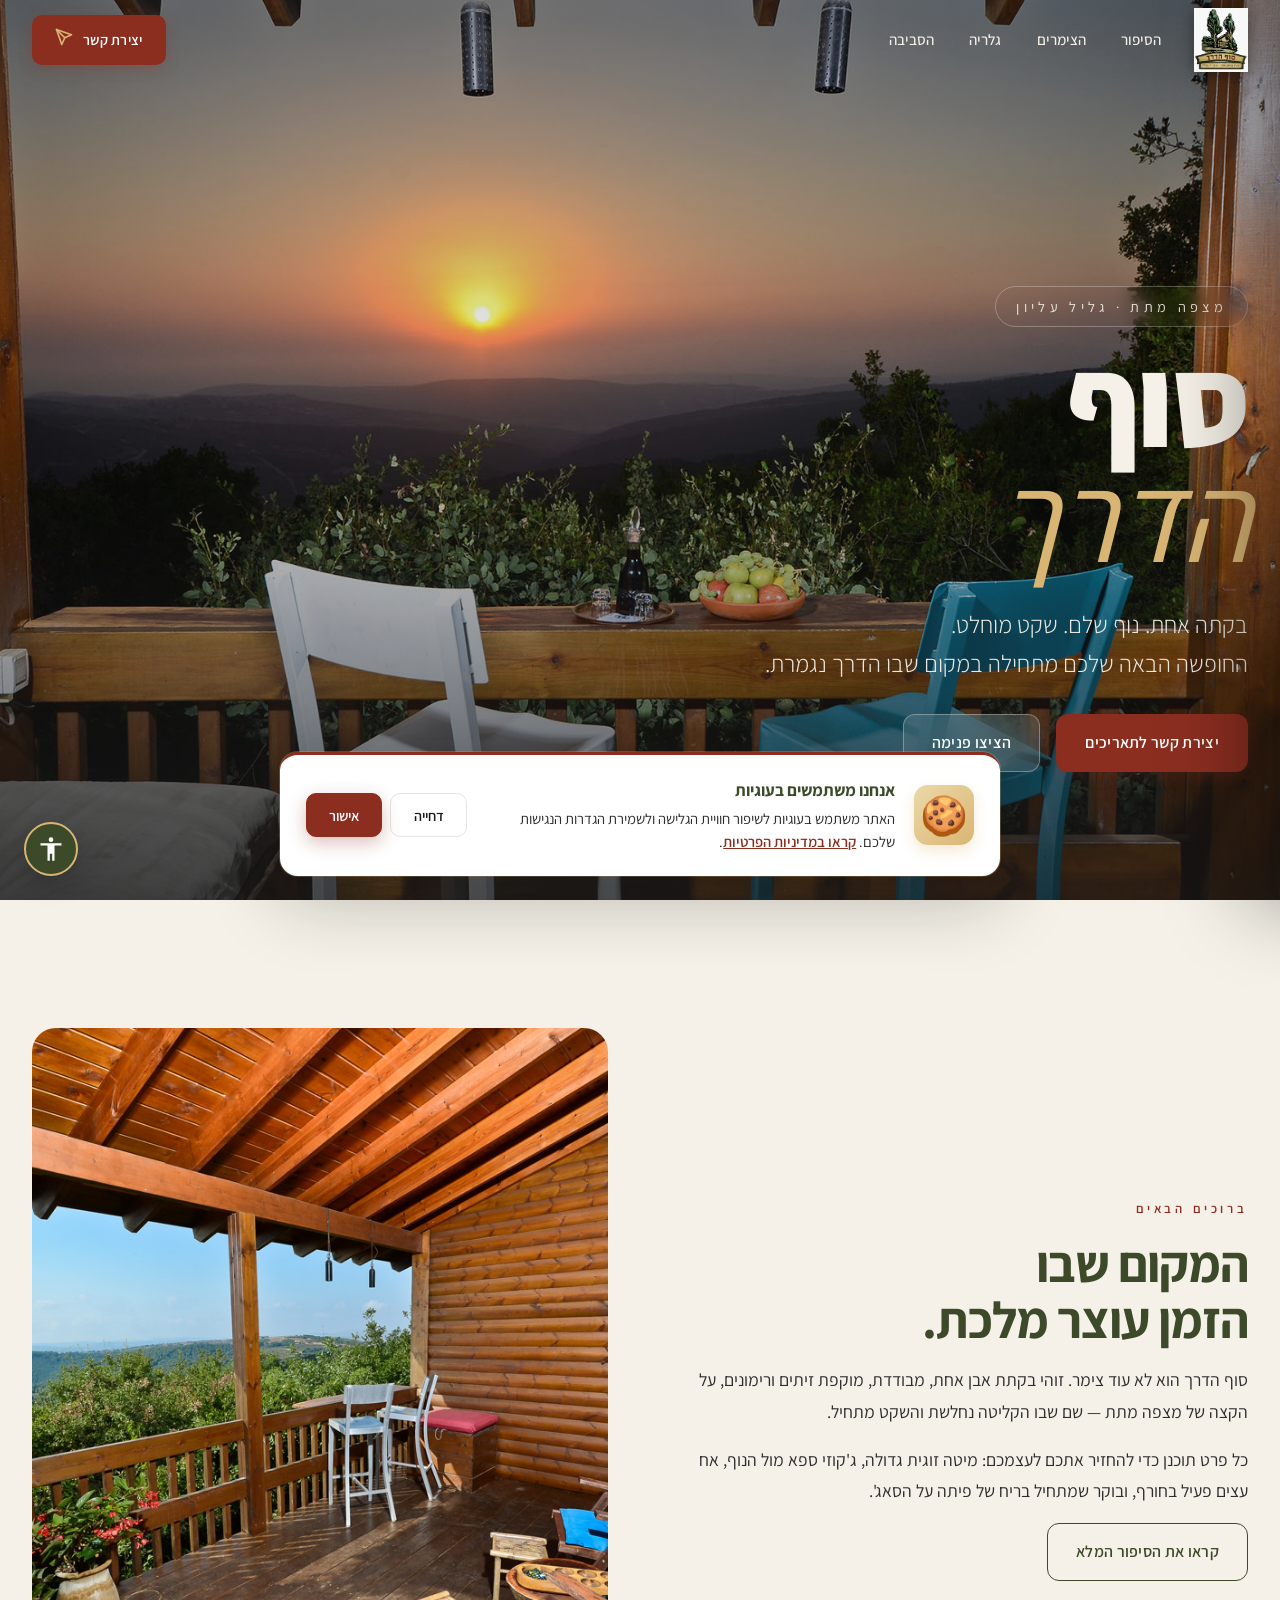
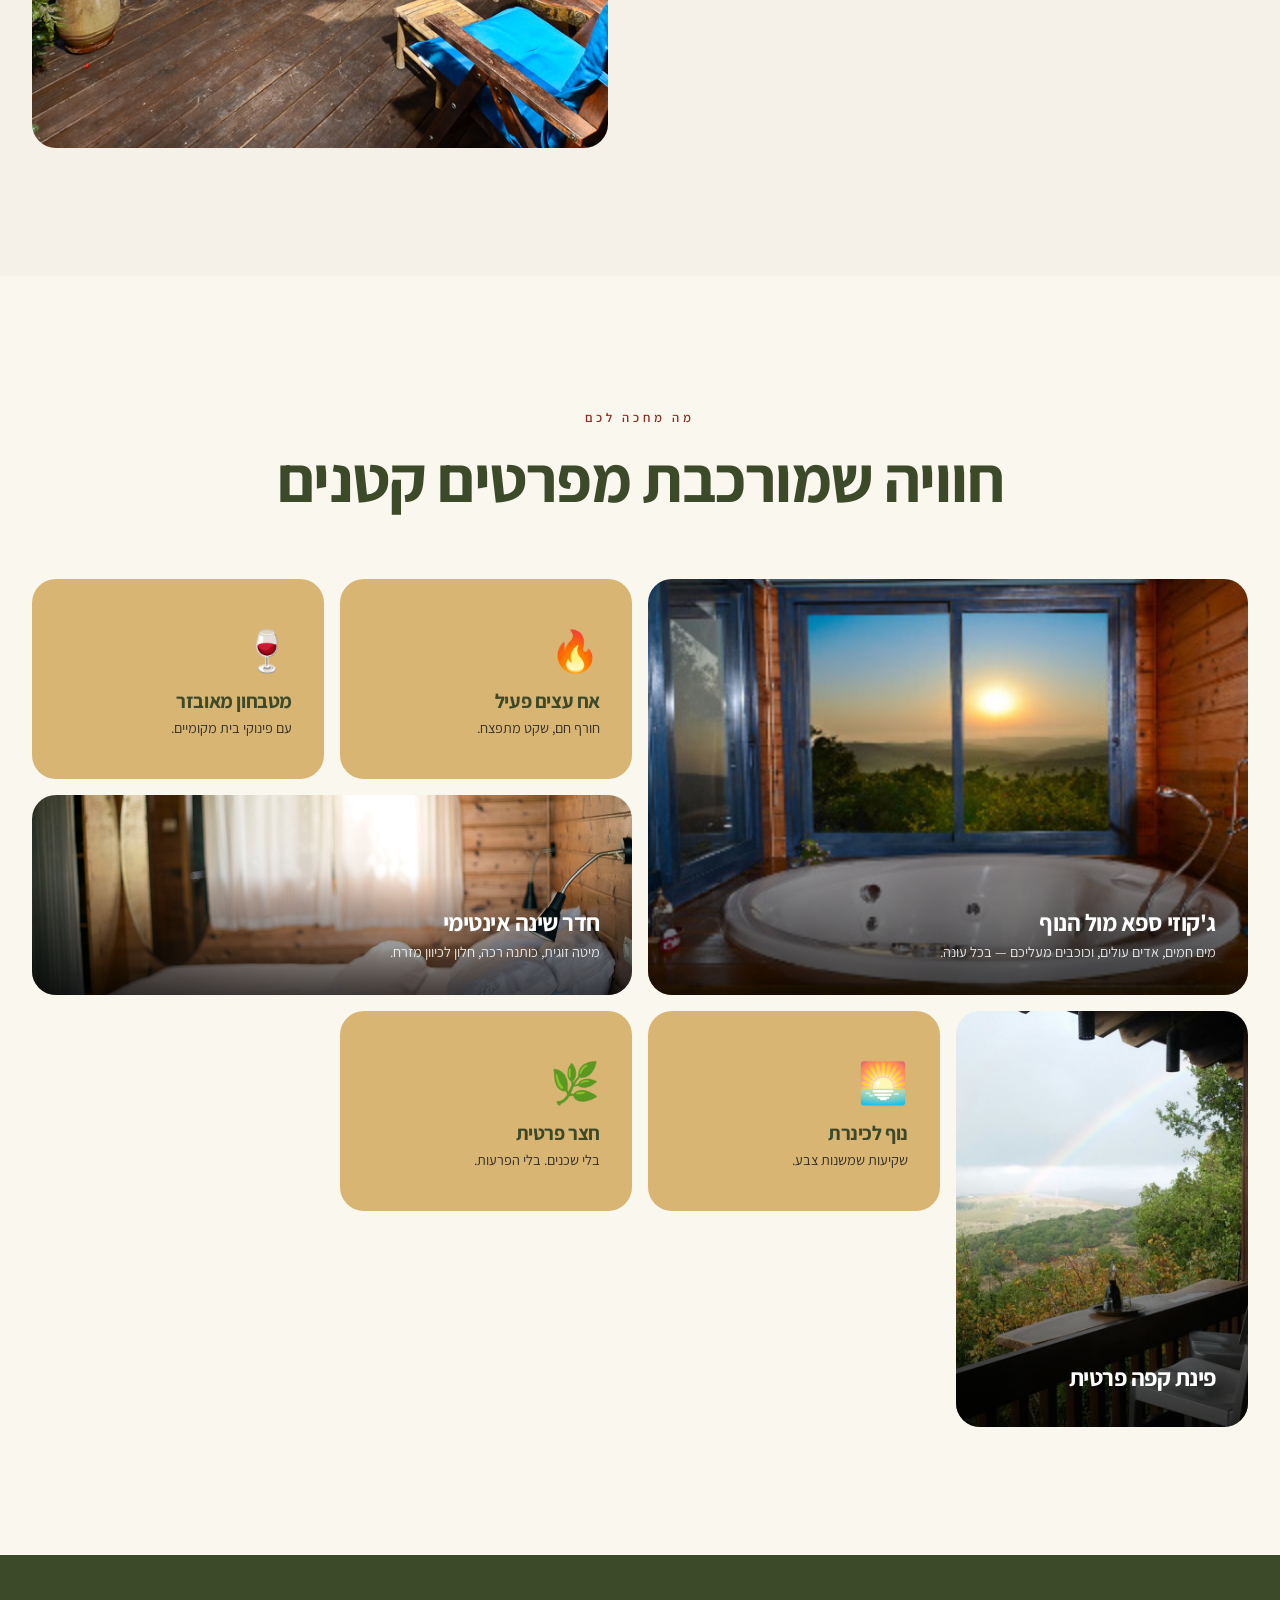
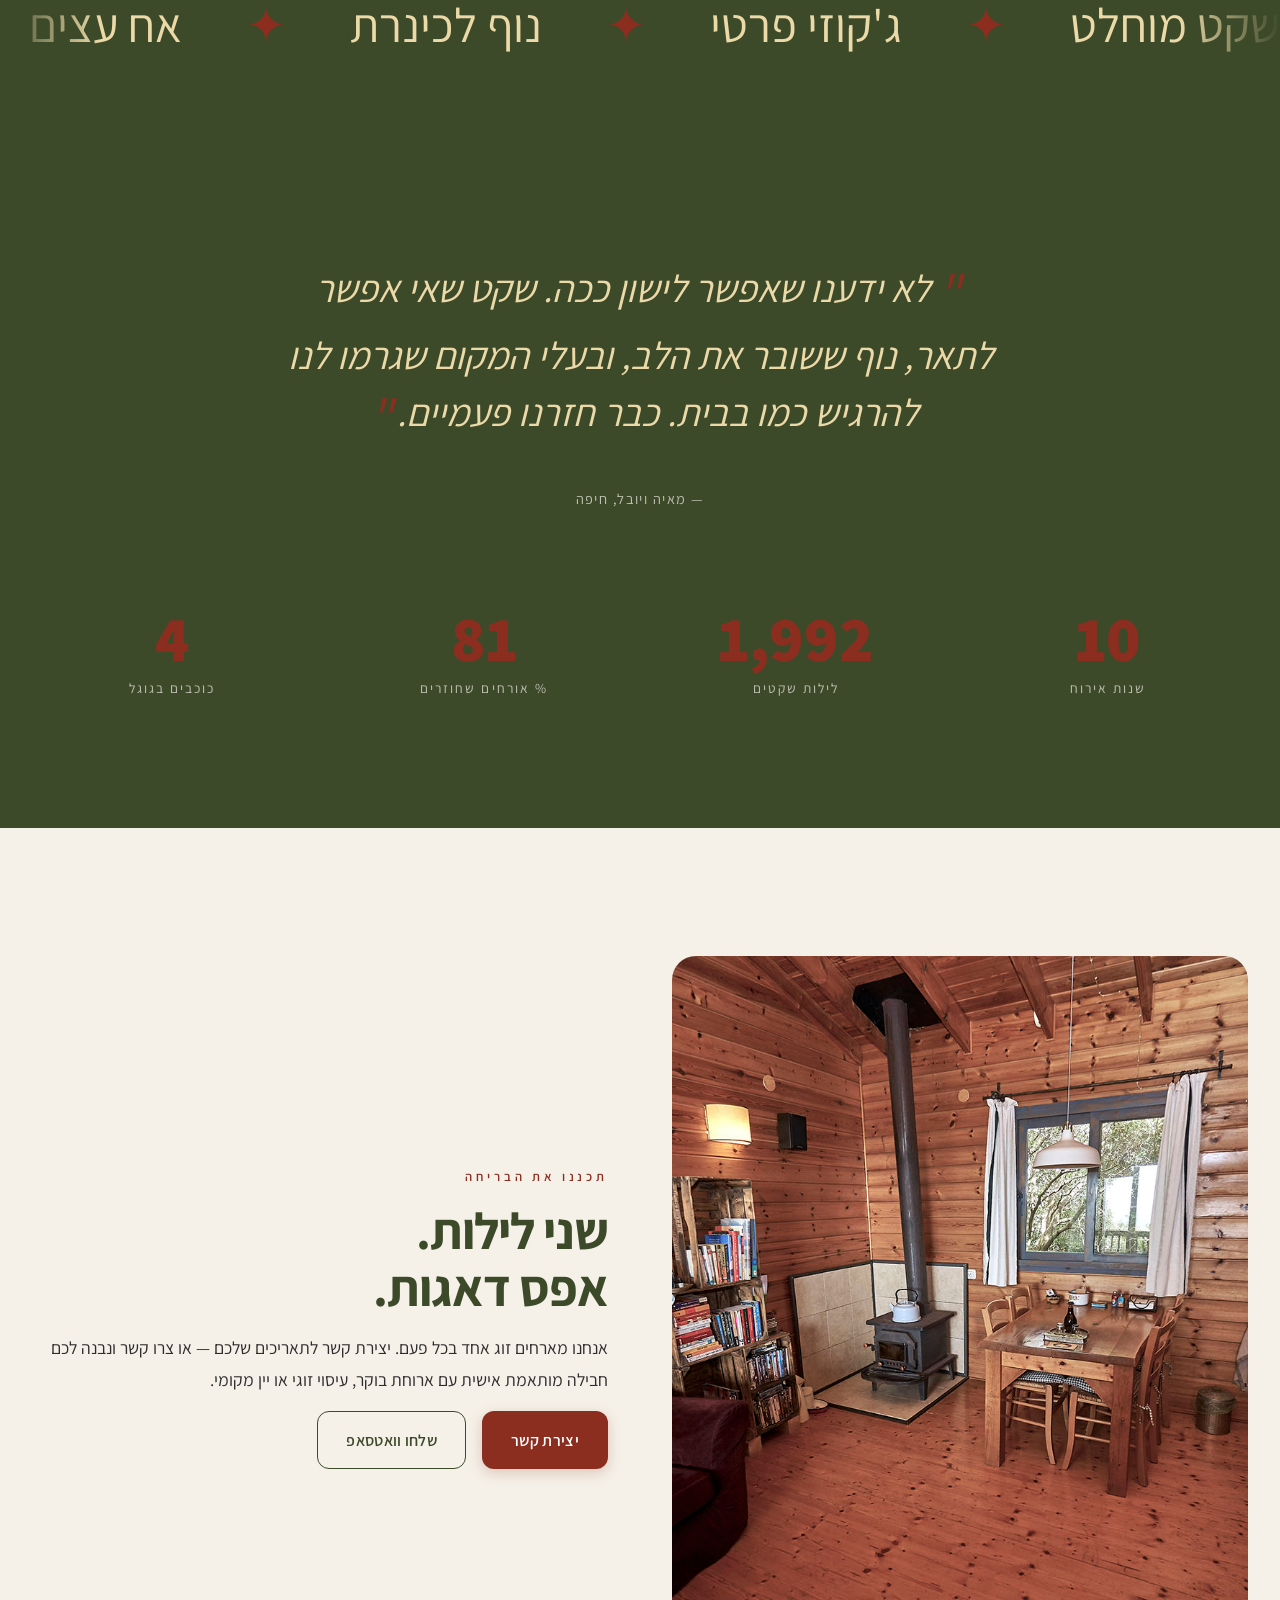
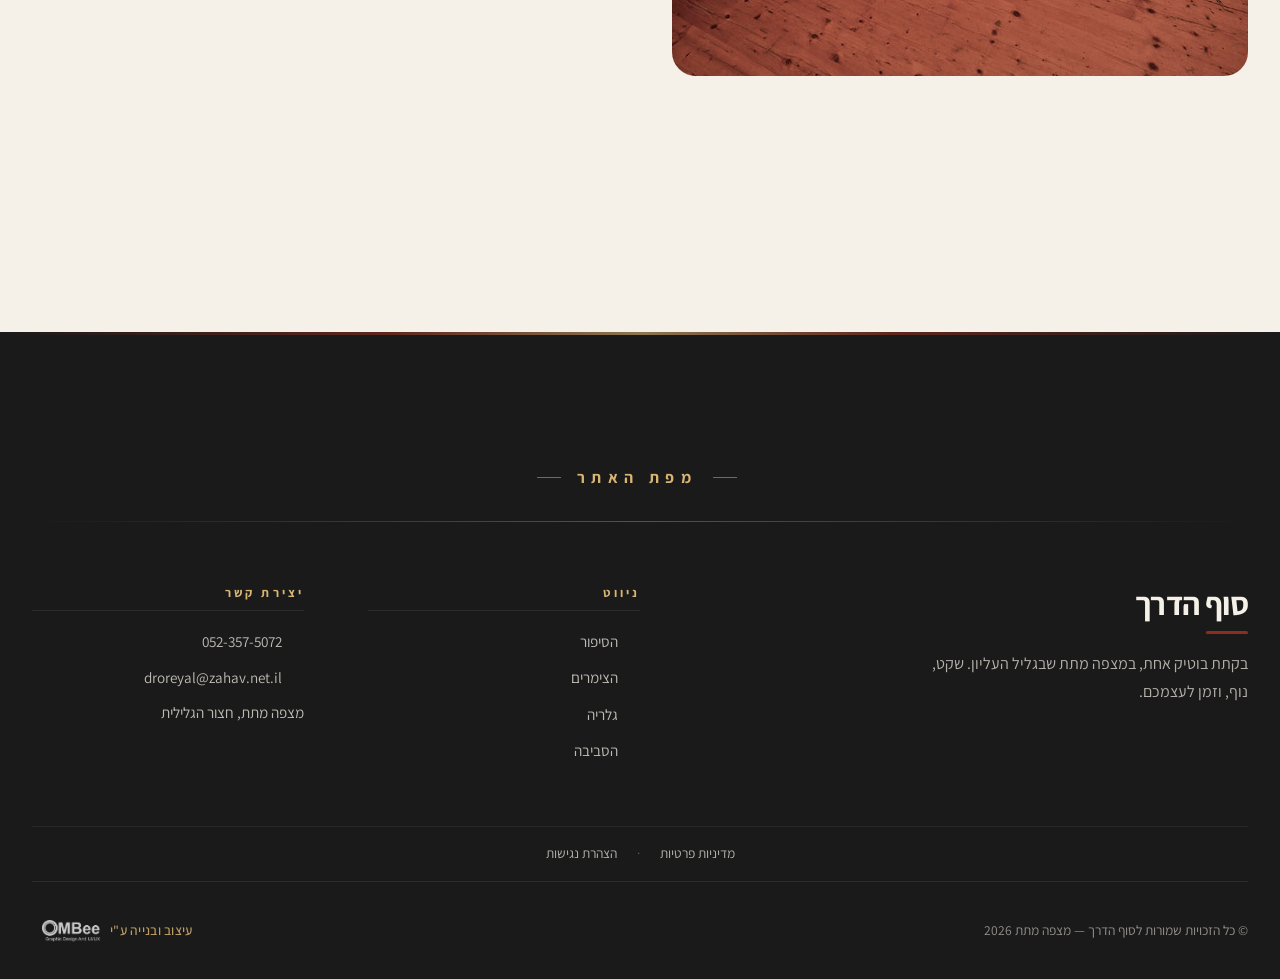
<file: index.html>
<!DOCTYPE html>
<html lang="he" dir="rtl">
<head>
  <meta charset="UTF-8">
  <meta name="viewport" content="width=device-width, initial-scale=1.0">
  <title>סוף הדרך · בקתת בוטיק במצפה מתת</title>
  <meta name="description" content="בקתה אחת. נוף שלם. שקט מוחלט. צימר בוטיק במצפה מתת שבגליל העליון, עם ג'קוזי ספא ונוף לכינרת.">
  <link rel="icon" type="image/png" href="images/logo.png">
  <link rel="apple-touch-icon" href="images/logo.png">
  <link rel="preconnect" href="https://fonts.googleapis.com">
  <link rel="preconnect" href="https://fonts.gstatic.com" crossorigin>
  <link href="https://fonts.googleapis.com/css2?family=Assistant:wght@200;300;400;500;600;700;800&display=swap" rel="stylesheet">
  <link rel="stylesheet" href="css/style.css">
</head>
<body>

  <!-- ===== Header ===== -->
  <header class="site-header dark-bg">
    <div class="nav-wrap">
      <a href="index.html" class="logo">
        <img src="images/logo-all.png" alt="סוף הדרך · בקתות במושב מתת" class="logo-img">
      </a>
      <button class="menu-toggle" aria-label="פתח תפריט">
        <span></span><span></span><span></span>
      </button>
      <nav>
        <ul class="nav-links">
          <li><a href="about.html">הסיפור</a></li>
          <li><a href="rooms.html">הצימרים</a></li>
          <li><a href="gallery.html">גלריה</a></li>
          <li><a href="area.html">הסביבה</a></li>
        </ul>
      </nav>
      <a href="contact.html" class="nav-cta">
        <span>יצירת קשר</span>
        <span><svg width="18" height="18" viewBox="0 0 24 24" fill="none" stroke="currentColor" stroke-width="2.2" stroke-linecap="round" stroke-linejoin="round" style="transform: scaleX(-1);"><line x1="22" y1="2" x2="11" y2="13"/><polygon points="22 2 15 22 11 13 2 9 22 2"/></svg></span>
      </a>
    </div>
  </header>

  <aside class="mobile-menu" aria-hidden="true">
    <nav class="menu-nav">
      <a href="about.html"><span class="menu-num">01</span><span>הסיפור</span></a>
      <a href="rooms.html"><span class="menu-num">02</span><span>הצימרים</span></a>
      <a href="gallery.html"><span class="menu-num">03</span><span>גלריה</span></a>
      <a href="area.html"><span class="menu-num">04</span><span>הסביבה</span></a>
    </nav>
    <a href="contact.html" class="menu-cta">
      <span>יצירת קשר</span>
      <span class="arrow"><svg width="20" height="20" viewBox="0 0 24 24" fill="none" stroke="currentColor" stroke-width="2.2" stroke-linecap="round" stroke-linejoin="round" style="transform: scaleX(-1);"><line x1="22" y1="2" x2="11" y2="13"/><polygon points="22 2 15 22 11 13 2 9 22 2"/></svg></span>
    </a>
  </aside>
  <div class="menu-backdrop"></div>

  <!-- ===== Hero ===== -->
  <section class="hero">
    <div class="hero-bg">
      <img src="images/shkia1.jpg" alt="שקיעה מהמרפסת על הרי הגליל">
    </div>
    <div class="container hero-content">
      <span class="hero-eyebrow">מצפה מתת · גליל עליון</span>
      <h1>סוף<br><span class="accent">הדרך</span></h1>
      <p class="hero-tagline">בקתה אחת. נוף שלם. שקט מוחלט.<br>החופשה הבאה שלכם מתחילה במקום שבו הדרך נגמרת.</p>
      <div class="hero-actions">
        <a href="contact.html" class="btn btn-primary">יצירת קשר לתאריכים</a>
        <a href="rooms.html" class="btn btn-glass">הציצו פנימה</a>
      </div>
    </div>
    <div class="hero-scroll">גלילה למטה</div>
  </section>

  <!-- ===== Intro / Story Teaser ===== -->
  <section class="section">
    <div class="container">
      <div class="split">
        <div class="split-content reveal">
          <span class="section-eyebrow">ברוכים הבאים</span>
          <h2>המקום שבו<br>הזמן עוצר מלכת.</h2>
          <p>סוף הדרך הוא לא עוד צימר. זוהי בקתת אבן אחת, מבודדת, מוקפת זיתים ורימונים, על הקצה של מצפה מתת — שם שבו הקליטה נחלשת והשקט מתחיל.</p>
          <p>כל פרט תוכנן כדי להחזיר אתכם לעצמכם: מיטה זוגית גדולה, ג'קוזי ספא מול הנוף, אח עצים פעיל בחורף, ובוקר שמתחיל בריח של פיתה על הסאג'.</p>
          <a href="about.html" class="btn btn-outline">קראו את הסיפור המלא</a>
        </div>
        <div class="split-image reveal">
          <img src="images/balkon_new.jpg" alt="המרפסת עם נוף לגליל">
        </div>
      </div>
    </div>
  </section>

  <!-- ===== Bento Grid ===== -->
  <section class="section section-cream">
    <div class="container">
      <div class="section-header reveal">
        <span class="section-eyebrow">מה מחכה לכם</span>
        <h2 class="section-title">חוויה שמורכבת מפרטים קטנים</h2>
      </div>

      <div class="bento">
        <div class="bento-item large reveal">
          <img src="images/jakuzi.jpg" alt="ג'קוזי מול שקיעה">
          <div class="overlay">
            <h3>ג'קוזי ספא מול הנוף</h3>
            <p>מים חמים, אדים עולים, וכוכבים מעליכם — בכל עונה.</p>
          </div>
        </div>

        <div class="bento-item bento-feature reveal">
          <div class="icon">🔥</div>
          <h3>אח עצים פעיל</h3>
          <p>חורף חם, שקט מתפצח.</p>
        </div>

        <div class="bento-item bento-feature reveal">
          <div class="icon">🍷</div>
          <h3>מטבחון מאובזר</h3>
          <p>עם פינוקי בית מקומיים.</p>
        </div>

        <div class="bento-item wide reveal">
          <img src="images/bed.jpg" alt="חדר השינה">

          <div class="overlay">
            <h3>חדר שינה אינטימי</h3>
            <p>מיטה זוגית, כותנה רכה, חלון לכיוון מזרח.</p>
          </div>
        </div>

        <div class="bento-item tall reveal">
          <img src="images/balkon_chair.jpg" alt="פינת ישיבה במרפסת עם נוף">
          <div class="overlay">
            <h3>פינת קפה פרטית</h3>
          </div>
        </div>

        <div class="bento-item bento-feature reveal">
          <div class="icon">🌅</div>
          <h3>נוף לכינרת</h3>
          <p>שקיעות שמשנות צבע.</p>
        </div>

        <div class="bento-item bento-feature reveal">
          <div class="icon">🌿</div>
          <h3>חצר פרטית</h3>
          <p>בלי שכנים. בלי הפרעות.</p>
        </div>
      </div>
    </div>
  </section>

  <!-- ===== Marquee ===== -->
  <div class="marquee" aria-hidden="true">
    <div class="marquee-track">
      <span class="marquee-item">שקט מוחלט</span>
      <span class="marquee-item">ג'קוזי פרטי</span>
      <span class="marquee-item">נוף לכינרת</span>
      <span class="marquee-item">אח עצים</span>
      <span class="marquee-item">בקתת אבן</span>
      <span class="marquee-item">שקט מוחלט</span>
      <span class="marquee-item">ג'קוזי פרטי</span>
      <span class="marquee-item">נוף לכינרת</span>
      <span class="marquee-item">אח עצים</span>
      <span class="marquee-item">בקתת אבן</span>
    </div>
  </div>

  <!-- ===== Testimonial ===== -->
  <section class="section section-dark">
    <div class="container">
      <div class="testimonial reveal">
        <p class="testimonial-quote">לא ידענו שאפשר לישון ככה. שקט שאי אפשר לתאר, נוף ששובר את הלב, ובעלי המקום שגרמו לנו להרגיש כמו בבית. כבר חזרנו פעמיים.</p>
        <p class="testimonial-author">— מאיה ויובל, חיפה</p>
      </div>
      <div class="stats mt-lg">
        <div class="reveal">
          <div class="stat-num" data-count="12">0</div>
          <div class="stat-label">שנות אירוח</div>
        </div>
        <div class="reveal">
          <div class="stat-num" data-count="2400">0</div>
          <div class="stat-label">לילות שקטים</div>
        </div>
        <div class="reveal">
          <div class="stat-num" data-count="98">0</div>
          <div class="stat-label">% אורחים שחוזרים</div>
        </div>
        <div class="reveal">
          <div class="stat-num" data-count="5">0</div>
          <div class="stat-label">כוכבים בגוגל</div>
        </div>
      </div>
    </div>
  </section>

  <!-- ===== CTA ===== -->
  <section class="section">
    <div class="container">
      <div class="split">
        <div class="split-image reveal">
          <img src="images/inside.jpg" alt="פנים הבקתה עם תנור עצים">
        </div>
        <div class="split-content reveal">
          <span class="section-eyebrow">תכננו את הבריחה</span>
          <h2>שני לילות.<br>אפס דאגות.</h2>
          <p>אנחנו מארחים זוג אחד בכל פעם. יצירת קשר לתאריכים שלכם — או צרו קשר ונבנה לכם חבילה מותאמת אישית עם ארוחת בוקר, עיסוי זוגי או יין מקומי.</p>
          <div class="hero-actions">
            <a href="contact.html" class="btn btn-primary">יצירת קשר</a>
            <a href="https://wa.me/972523575072" class="btn btn-outline">שלחו וואטסאפ</a>
          </div>
        </div>
      </div>
    </div>
  </section>

  <!-- ===== Footer ===== -->
  <footer class="site-footer">
    <div class="container">
      <div class="footer-top">
        <span class="footer-label">מפת האתר</span>
      </div>
      <div class="footer-grid">
        <div class="footer-brand">
          <h2>סוף הדרך</h2>
          <p>בקתת בוטיק אחת, במצפה מתת שבגליל העליון. שקט, נוף, וזמן לעצמכם.</p>
        </div>
        <div class="footer-col">
          <h4>ניווט</h4>
          <ul>
            <li><a href="about.html">הסיפור</a></li>
            <li><a href="rooms.html">הצימרים</a></li>
            <li><a href="gallery.html">גלריה</a></li>
            <li><a href="area.html">הסביבה</a></li>
          </ul>
        </div>
        <div class="footer-col">
          <h4>יצירת קשר</h4>
          <ul>
            <li><a href="tel:+972523575072">052-357-5072</a></li>
            <li><a href="mailto:droreyal@zahav.net.il">droreyal@zahav.net.il</a></li>
            <li>מצפה מתת, חצור הגלילית</li>
          </ul>
        </div>
      </div>
      <div class="footer-policy">
        <a href="privacy.html">מדיניות פרטיות</a>
        <span class="sep">·</span>
        <a href="accessibility.html">הצהרת נגישות</a>
      </div>
      <div class="footer-bottom">
        <span>© כל הזכויות שמורות לסוף הדרך — מצפה מתת 2026</span>
        <a href="https://ombee.co.il" target="_blank" rel="noopener" class="ombee-credit">
          <span>עיצוב ובנייה ע"י</span>
          <img src="images/ombee-logo.png" alt="OMBee · עיצוב גרפי ו-UI/UX" class="ombee-logo">
        </a>
      </div>
    </div>
  </footer>

  <!-- Accessibility widget -->
  <button class="a11y-toggle" id="a11y-toggle" aria-label="הגדרות נגישות">
    <svg viewBox="0 0 24 24" fill="currentColor"><path d="M12 2a2 2 0 1 1 0 4 2 2 0 0 1 0-4zM21 9h-6v13h-2v-6h-2v6H9V9H3V7h18v2z"/></svg>
  </button>
  <aside class="a11y-panel" id="a11y-panel" role="dialog" aria-label="הגדרות נגישות">
    <div class="a11y-header">
      <h3>הגדרות נגישות</h3>
      <button class="a11y-close" id="a11y-close" aria-label="סגור">✕</button>
    </div>
    <div class="a11y-body">
      <div class="a11y-grid">
        <button class="a11y-btn" data-class="a11y-highlight-links"><svg viewBox="0 0 24 24" fill="none" stroke="currentColor" stroke-width="2" stroke-linecap="round" stroke-linejoin="round"><path d="M10 13a5 5 0 0 0 7.54.54l3-3a5 5 0 0 0-7.07-7.07L11.76 5.17"/><path d="M14 11a5 5 0 0 0-7.54-.54l-3 3a5 5 0 0 0 7.07 7.07l1.71-1.71"/></svg><span>הדגשת קישורים</span></button>
        <button class="a11y-btn" data-class="a11y-high-contrast"><svg viewBox="0 0 24 24" fill="currentColor"><path d="M12 22c5.5 0 10-4.5 10-10S17.5 2 12 2 2 6.5 2 12s4.5 10 10 10zm0-18v16c-4.4 0-8-3.6-8-8s3.6-8 8-8z"/></svg><span>+ ניגודיות</span></button>
        <button class="a11y-btn" data-class="a11y-spacing"><svg viewBox="0 0 24 24" fill="none" stroke="currentColor" stroke-width="2" stroke-linecap="round" stroke-linejoin="round"><polyline points="21 8 17 12 21 16"/><polyline points="3 8 7 12 3 16"/><line x1="7" y1="12" x2="17" y2="12" stroke-dasharray="2 2"/><line x1="5" y1="4" x2="19" y2="4"/></svg><span>ריווח טקסט</span></button>
        <button class="a11y-btn" data-class="a11y-large-text"><svg viewBox="0 0 24 24" fill="none" stroke="currentColor" stroke-width="2" stroke-linecap="round" stroke-linejoin="round"><path d="M4 7V4h16v3M9 20h6M12 4v16"/></svg><span>טקסט גדול</span></button>
        <button class="a11y-btn" data-class="a11y-no-images"><svg viewBox="0 0 24 24" fill="none" stroke="currentColor" stroke-width="2" stroke-linecap="round" stroke-linejoin="round"><line x1="1" y1="1" x2="23" y2="23"/><path d="M21 21H3a2 2 0 0 1-2-2V5a2 2 0 0 1 2-2h11M21 12V5a2 2 0 0 0-2-2h-3"/><circle cx="8.5" cy="8.5" r="1.5"/><polyline points="21 15 19 13 17 15"/></svg><span>הסתרת תמונות</span></button>
        <button class="a11y-btn" data-class="a11y-no-motion"><svg viewBox="0 0 24 24" fill="none" stroke="currentColor" stroke-width="2" stroke-linecap="round" stroke-linejoin="round"><circle cx="12" cy="12" r="10"/><line x1="4.93" y1="4.93" x2="19.07" y2="19.07"/></svg><span>ביטול הנפשות</span></button>
        <button class="a11y-btn" data-class="a11y-cursor"><svg viewBox="0 0 24 24" fill="none" stroke="currentColor" stroke-width="2" stroke-linecap="round" stroke-linejoin="round"><path d="M5 3l13 9-6 1-1 7z"/></svg><span>סמן</span></button>
        <button class="a11y-btn" data-class="a11y-readable"><svg viewBox="0 0 24 24" fill="currentColor"><text x="12" y="17" text-anchor="middle" font-size="13" font-weight="800" font-family="Arial, sans-serif">Df</text></svg><span>תמיכה בדיסלקסיה</span></button>
        <button class="a11y-btn" data-class="a11y-line-height"><svg viewBox="0 0 24 24" fill="none" stroke="currentColor" stroke-width="2" stroke-linecap="round" stroke-linejoin="round"><line x1="3" y1="6" x2="21" y2="6"/><line x1="3" y1="12" x2="21" y2="12"/><line x1="3" y1="18" x2="21" y2="18"/><polyline points="9 9 12 6 15 9"/><polyline points="9 15 12 18 15 15"/></svg><span>גובה שורה</span></button>
        <button class="a11y-btn" data-class="a11y-descriptions"><svg viewBox="0 0 24 24" fill="none" stroke="currentColor" stroke-width="2" stroke-linecap="round" stroke-linejoin="round"><path d="M21 15a2 2 0 0 1-2 2H7l-4 4V5a2 2 0 0 1 2-2h14a2 2 0 0 1 2 2z"/><line x1="12" y1="8" x2="12" y2="12"/><line x1="12" y1="15" x2="12.01" y2="15"/></svg><span>תיאורים</span></button>
        <button class="a11y-btn" data-class="a11y-low-saturation"><svg viewBox="0 0 24 24" fill="none" stroke="currentColor" stroke-width="2" stroke-linecap="round" stroke-linejoin="round"><path d="M12 2.5C12 2.5 6 9 6 14a6 6 0 0 0 12 0c0-5-6-11.5-6-11.5z"/></svg><span>רווי</span></button>
        <button class="a11y-btn" data-class="a11y-align-text"><svg viewBox="0 0 24 24" fill="none" stroke="currentColor" stroke-width="2" stroke-linecap="round" stroke-linejoin="round"><line x1="3" y1="6" x2="21" y2="6"/><line x1="9" y1="12" x2="21" y2="12"/><line x1="3" y1="18" x2="21" y2="18"/><line x1="9" y1="24" x2="21" y2="24" stroke-dasharray="0"/></svg><span>יישור טקסט</span></button>
      </div>
      <button class="a11y-reset" id="a11y-reset">
        <svg viewBox="0 0 24 24" fill="none" stroke="currentColor" stroke-width="2.2" stroke-linecap="round" stroke-linejoin="round"><polyline points="23 4 23 10 17 10"/><path d="M20.49 15a9 9 0 1 1-2.12-9.36L23 10"/></svg>
        <span>איפוס את כל הגדרות הנגישות</span>
      </button>
      <div class="a11y-links">
        <a href="accessibility.html" class="a11y-link-card">
          <span class="a11y-link-icon"><svg viewBox="0 0 24 24" fill="none" stroke="currentColor" stroke-width="2" stroke-linecap="round" stroke-linejoin="round"><path d="M14 2H6a2 2 0 0 0-2 2v16a2 2 0 0 0 2 2h12a2 2 0 0 0 2-2V8z"/><polyline points="14 2 14 8 20 8"/><line x1="9" y1="13" x2="15" y2="13"/><line x1="9" y1="17" x2="15" y2="17"/></svg></span>
          <span class="a11y-link-label">הצהרת נגישות</span>
          <svg class="a11y-link-arrow" viewBox="0 0 24 24" fill="none" stroke="currentColor" stroke-width="2.2" stroke-linecap="round" stroke-linejoin="round"><polyline points="15 18 9 12 15 6"/></svg>
        </a>
        <a href="privacy.html" class="a11y-link-card">
          <span class="a11y-link-icon"><svg viewBox="0 0 24 24" fill="none" stroke="currentColor" stroke-width="2" stroke-linecap="round" stroke-linejoin="round"><rect x="3" y="11" width="18" height="11" rx="2" ry="2"/><path d="M7 11V7a5 5 0 0 1 10 0v4"/></svg></span>
          <span class="a11y-link-label">מדיניות פרטיות</span>
          <svg class="a11y-link-arrow" viewBox="0 0 24 24" fill="none" stroke="currentColor" stroke-width="2.2" stroke-linecap="round" stroke-linejoin="round"><polyline points="15 18 9 12 15 6"/></svg>
        </a>
      </div>
    </div>
  </aside>

  <!-- Cookie banner -->
  <div class="cookie-banner" id="cookie-banner">
    <div class="cb-icon">🍪</div>
    <div class="cb-text">
      <strong>אנחנו משתמשים בעוגיות</strong>
      האתר משתמש בעוגיות לשיפור חוויית הגלישה ולשמירת הגדרות הנגישות שלכם. <a href="privacy.html">קראו במדיניות הפרטיות</a>.
    </div>
    <div class="cb-actions">
      <button class="cb-decline">דחייה</button>
      <button class="primary cb-accept">אישור</button>
    </div>
  </div>

  <script src="js/main.js"></script>
</body>
</html>
</file>
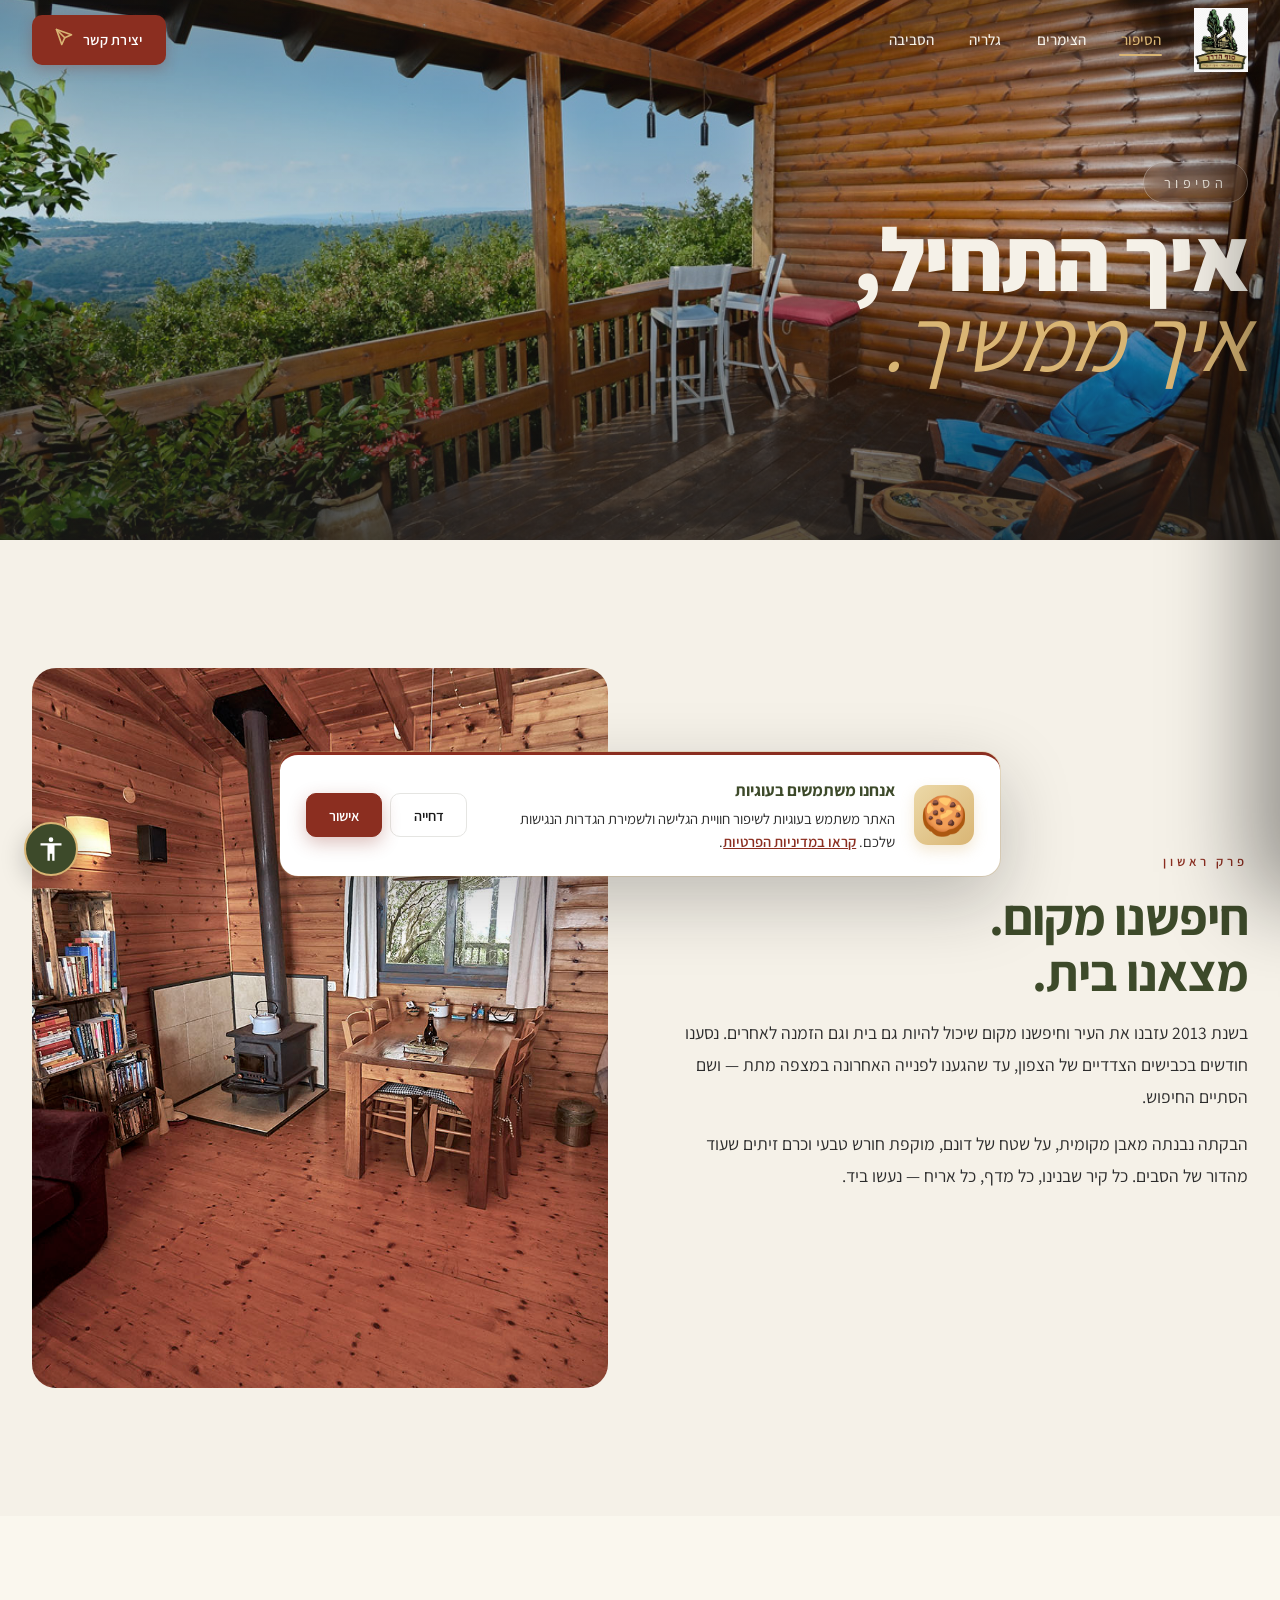
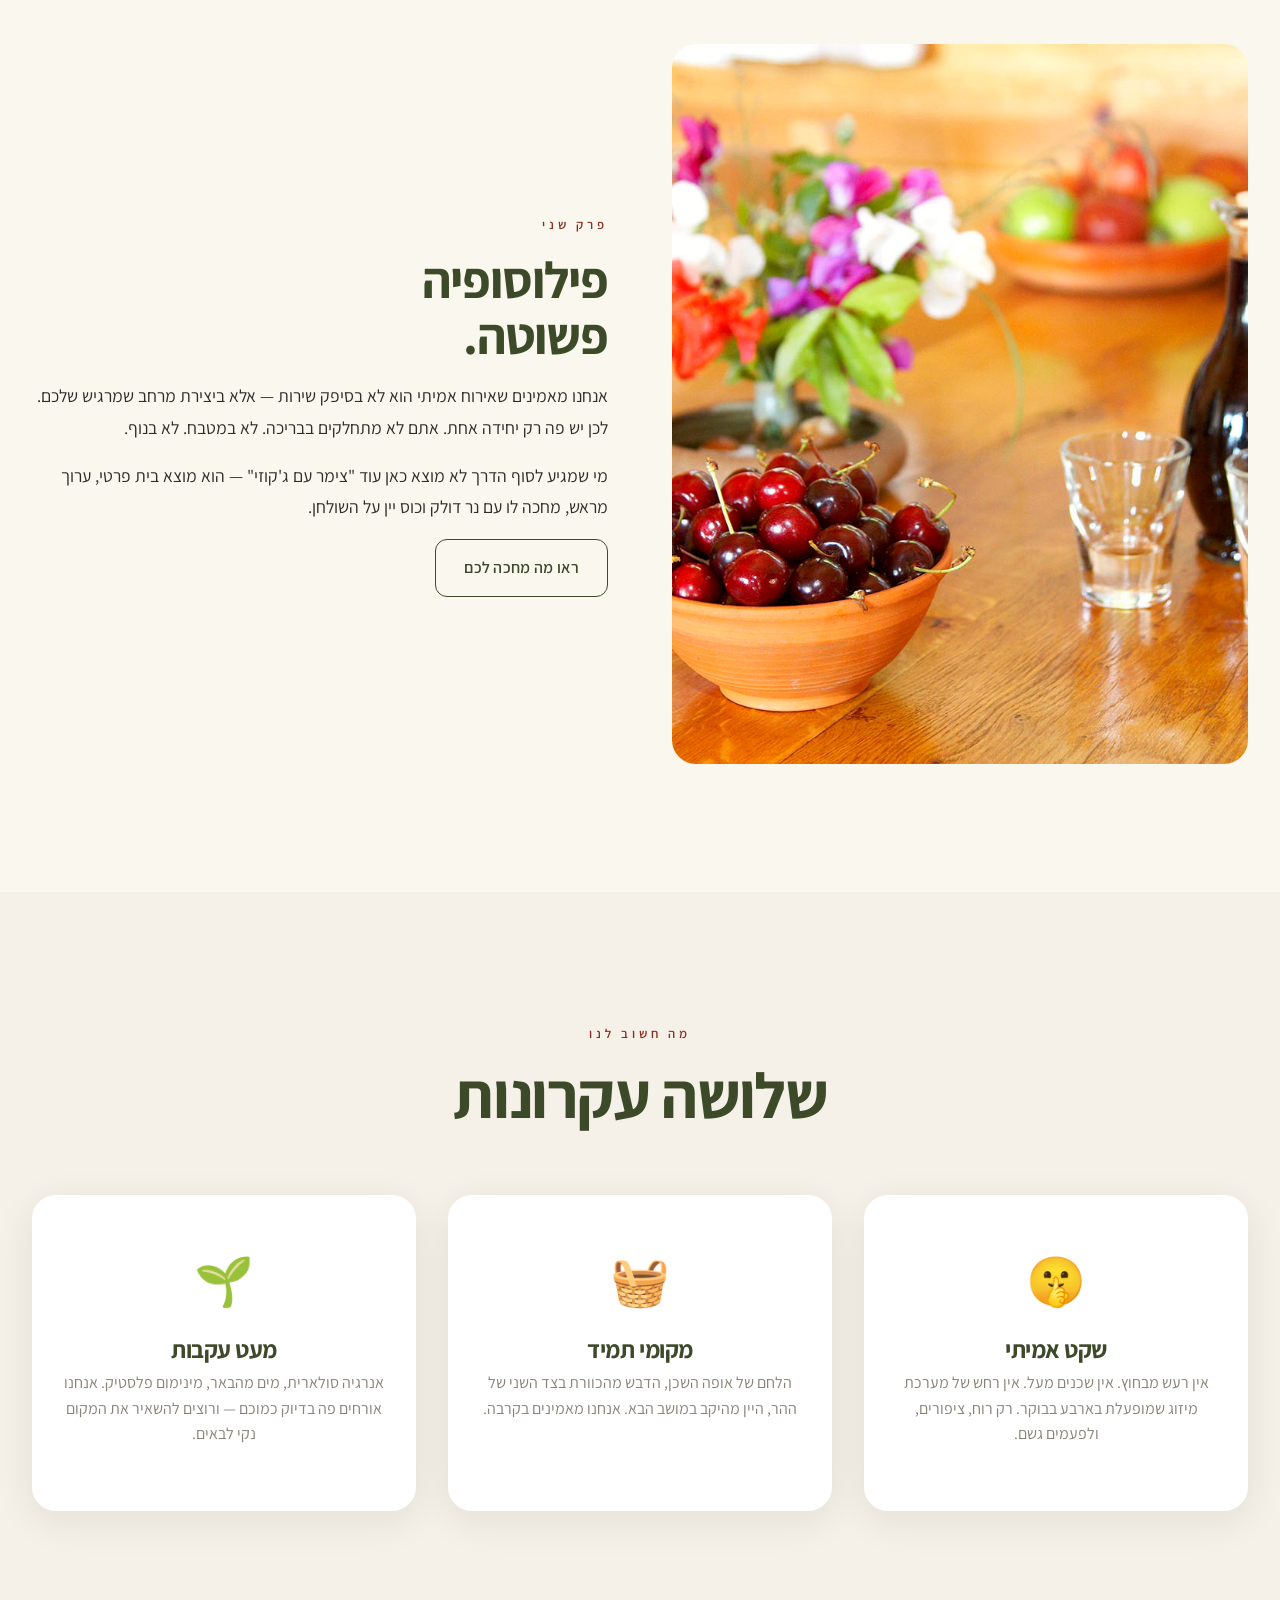
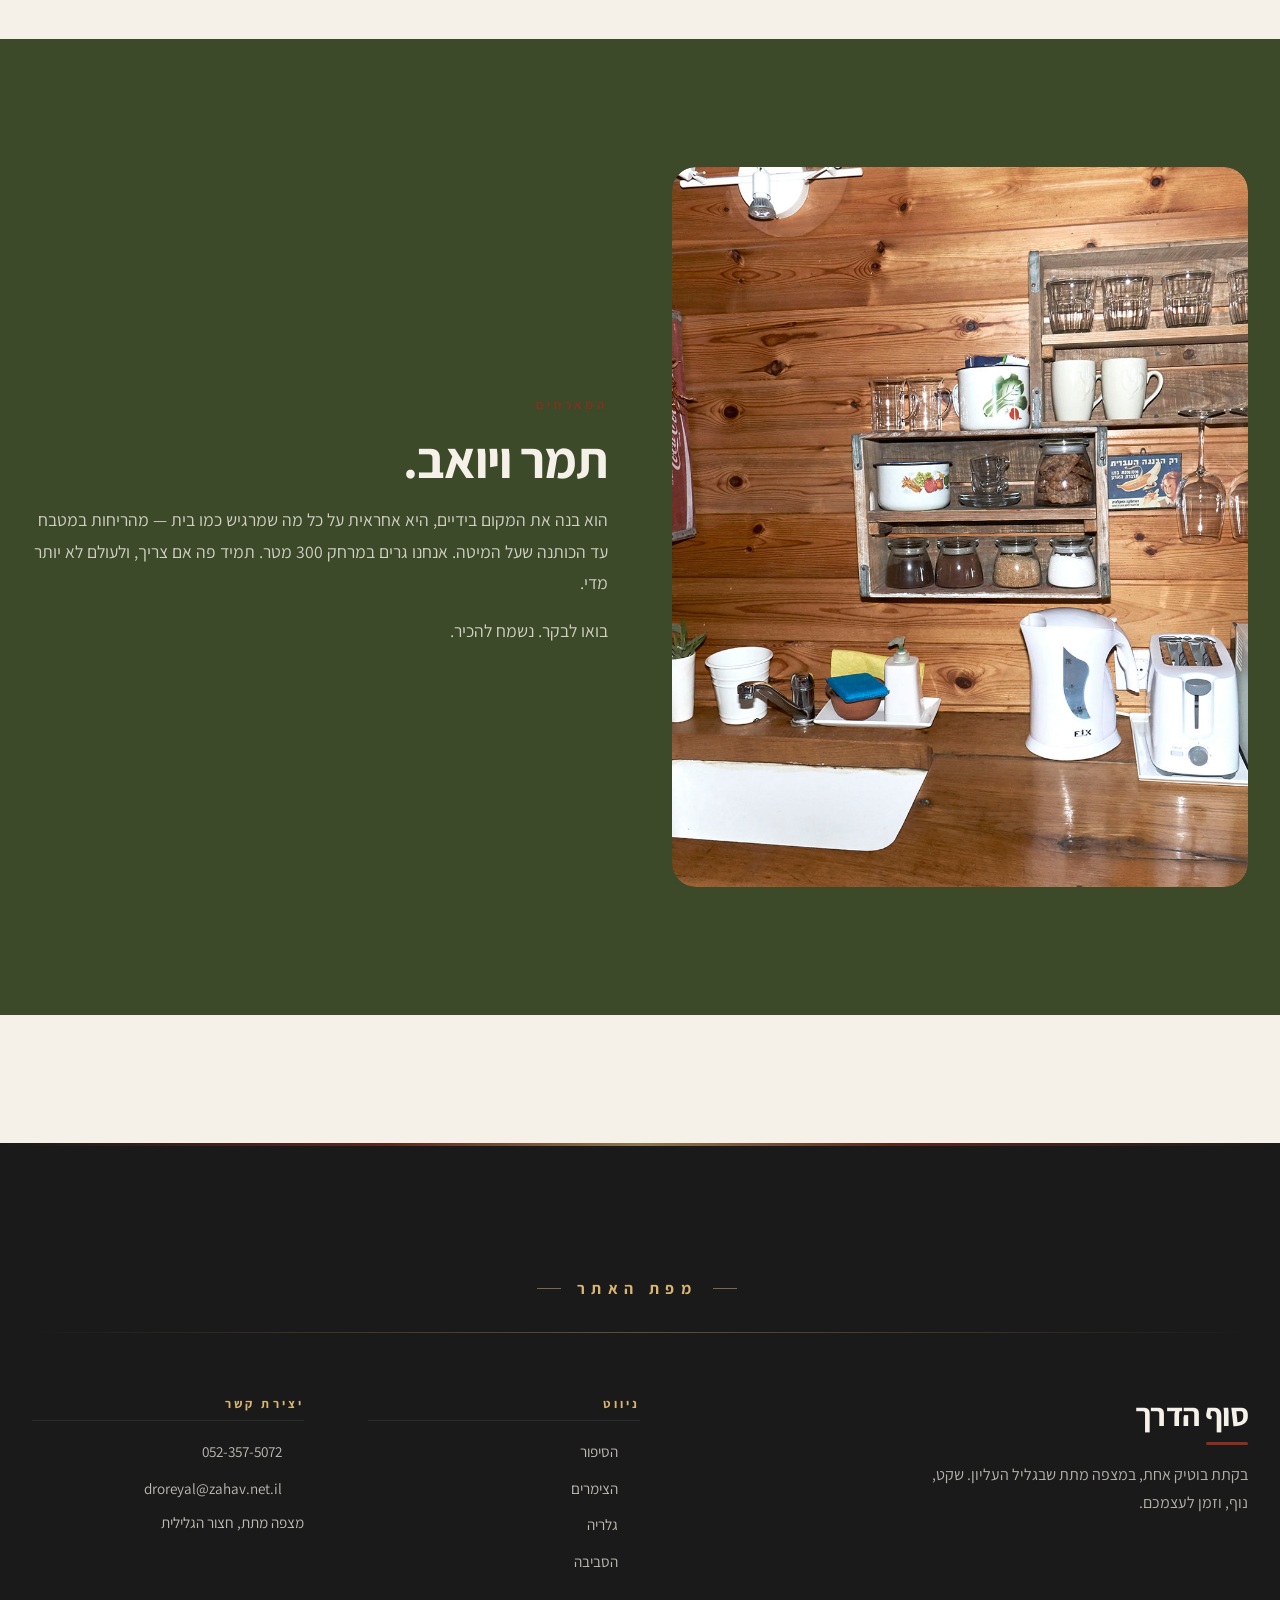
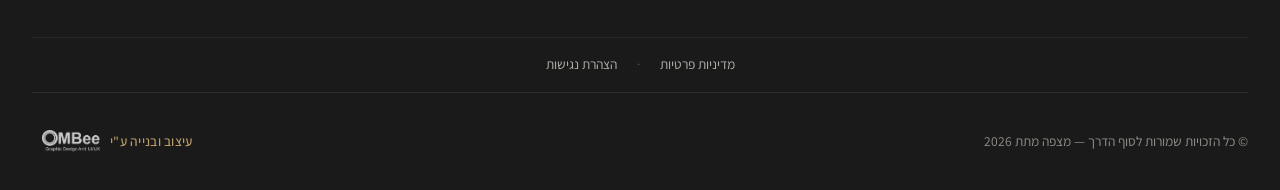
<file: about.html>
<!DOCTYPE html>
<html lang="he" dir="rtl">
<head>
  <meta charset="UTF-8">
  <meta name="viewport" content="width=device-width, initial-scale=1.0">
  <title>הסיפור · סוף הדרך</title>
  <meta name="description" content="הסיפור מאחורי סוף הדרך — בקתת בוטיק במצפה מתת שנבנתה מתוך תשוקה לאדמה, לאבן, ולשקט.">
  <link rel="icon" type="image/png" href="images/logo.png">
  <link rel="apple-touch-icon" href="images/logo.png">
  <link rel="preconnect" href="https://fonts.googleapis.com">
  <link rel="preconnect" href="https://fonts.gstatic.com" crossorigin>
  <link href="https://fonts.googleapis.com/css2?family=Assistant:wght@200;300;400;500;600;700;800&display=swap" rel="stylesheet">
  <link rel="stylesheet" href="css/style.css">
</head>
<body>

  <header class="site-header dark-bg">
    <div class="nav-wrap">
      <a href="index.html" class="logo">
        <img src="images/logo-all.png" alt="סוף הדרך · בקתות במושב מתת" class="logo-img">
      </a>
      <button class="menu-toggle" aria-label="פתח תפריט">
        <span></span><span></span><span></span>
      </button>
      <nav>
        <ul class="nav-links">
          <li><a href="about.html">הסיפור</a></li>
          <li><a href="rooms.html">הצימרים</a></li>
          <li><a href="gallery.html">גלריה</a></li>
          <li><a href="area.html">הסביבה</a></li>
        </ul>
      </nav>
      <a href="contact.html" class="nav-cta">
        <span>יצירת קשר</span>
        <span><svg width="18" height="18" viewBox="0 0 24 24" fill="none" stroke="currentColor" stroke-width="2.2" stroke-linecap="round" stroke-linejoin="round" style="transform: scaleX(-1);"><line x1="22" y1="2" x2="11" y2="13"/><polygon points="22 2 15 22 11 13 2 9 22 2"/></svg></span>
      </a>
    </div>
  </header>

  <aside class="mobile-menu" aria-hidden="true">
    <nav class="menu-nav">
      <a href="about.html"><span class="menu-num">01</span><span>הסיפור</span></a>
      <a href="rooms.html"><span class="menu-num">02</span><span>הצימרים</span></a>
      <a href="gallery.html"><span class="menu-num">03</span><span>גלריה</span></a>
      <a href="area.html"><span class="menu-num">04</span><span>הסביבה</span></a>
    </nav>
    <a href="contact.html" class="menu-cta">
      <span>יצירת קשר</span>
      <span class="arrow"><svg width="20" height="20" viewBox="0 0 24 24" fill="none" stroke="currentColor" stroke-width="2.2" stroke-linecap="round" stroke-linejoin="round" style="transform: scaleX(-1);"><line x1="22" y1="2" x2="11" y2="13"/><polygon points="22 2 15 22 11 13 2 9 22 2"/></svg></span>
    </a>
  </aside>
  <div class="menu-backdrop"></div>

  <!-- ===== Page Hero ===== -->
  <section class="hero page-hero">
    <div class="hero-bg">
      <img src="images/balkon_new.jpg" alt="המרפסת עם נוף לכינרת">
    </div>
    <div class="container hero-content">
      <span class="hero-eyebrow">הסיפור</span>
      <h1>איך התחיל,<br><span class="accent">איך ממשיך.</span></h1>
    </div>
  </section>

  <!-- ===== Story 1 ===== -->
  <section class="section">
    <div class="container">
      <div class="split">
        <div class="split-content reveal">
          <span class="section-eyebrow">פרק ראשון</span>
          <h2>חיפשנו מקום.<br>מצאנו בית.</h2>
          <p>בשנת 2013 עזבנו את העיר וחיפשנו מקום שיכול להיות גם בית וגם הזמנה לאחרים. נסענו חודשים בכבישים הצדדיים של הצפון, עד שהגענו לפנייה האחרונה במצפה מתת — ושם הסתיים החיפוש.</p>
          <p>הבקתה נבנתה מאבן מקומית, על שטח של דונם, מוקפת חורש טבעי וכרם זיתים שעוד מהדור של הסבים. כל קיר שבנינו, כל מדף, כל אריח — נעשו ביד.</p>
        </div>
        <div class="split-image reveal">
          <img src="images/inside.jpg" alt="פנים הבקתה עם תנור העצים">
        </div>
      </div>
    </div>
  </section>

  <!-- ===== Story 2 (reversed) ===== -->
  <section class="section section-cream">
    <div class="container">
      <div class="split split-reverse">
        <div class="split-content reveal">
          <span class="section-eyebrow">פרק שני</span>
          <h2>פילוסופיה<br>פשוטה.</h2>
          <p>אנחנו מאמינים שאירוח אמיתי הוא לא בסיפק שירות — אלא ביצירת מרחב שמרגיש שלכם. לכן יש פה רק יחידה אחת. אתם לא מתחלקים בבריכה. לא במטבח. לא בנוף.</p>
          <p>מי שמגיע לסוף הדרך לא מוצא כאן עוד "צימר עם ג'קוזי" — הוא מוצא בית פרטי, ערוך מראש, מחכה לו עם נר דולק וכוס יין על השולחן.</p>
          <a href="rooms.html" class="btn btn-outline">ראו מה מחכה לכם</a>
        </div>
        <div class="split-image reveal">
          <img src="images/cherry.jpg" alt="דובדבנים מקומיים על השולחן">
        </div>
      </div>
    </div>
  </section>

  <!-- ===== Values ===== -->
  <section class="section">
    <div class="container">
      <div class="section-header reveal">
        <span class="section-eyebrow">מה חשוב לנו</span>
        <h2 class="section-title">שלושה עקרונות</h2>
      </div>

      <div class="card-grid">
        <div class="card reveal">
          <div class="card-body" style="padding: 3rem 2rem; text-align: center;">
            <div style="font-size: 3rem; margin-bottom: 1rem;">🤫</div>
            <h3>שקט אמיתי</h3>
            <p>אין רעש מבחוץ. אין שכנים מעל. אין רחש של מערכת מיזוג שמופעלת בארבע בבוקר. רק רוח, ציפורים, ולפעמים גשם.</p>
          </div>
        </div>
        <div class="card reveal">
          <div class="card-body" style="padding: 3rem 2rem; text-align: center;">
            <div style="font-size: 3rem; margin-bottom: 1rem;">🧺</div>
            <h3>מקומי תמיד</h3>
            <p>הלחם של אופה השכן, הדבש מהכוורת בצד השני של ההר, היין מהיקב במושב הבא. אנחנו מאמינים בקרבה.</p>
          </div>
        </div>
        <div class="card reveal">
          <div class="card-body" style="padding: 3rem 2rem; text-align: center;">
            <div style="font-size: 3rem; margin-bottom: 1rem;">🌱</div>
            <h3>מעט עקבות</h3>
            <p>אנרגיה סולארית, מים מהבאר, מינימום פלסטיק. אנחנו אורחים פה בדיוק כמוכם — ורוצים להשאיר את המקום נקי לבאים.</p>
          </div>
        </div>
      </div>
    </div>
  </section>

  <!-- ===== Hosts ===== -->
  <section class="section section-dark">
    <div class="container">
      <div class="split">
        <div class="split-image reveal">
          <img src="images/kitchen.jpg" alt="המטבחון הביתי" style="border-radius: 24px;">
        </div>
        <div class="split-content reveal">
          <span class="section-eyebrow">המארחים</span>
          <h2 style="color: var(--off-white);">תמר ויואב.</h2>
          <p style="color: rgba(245,241,232,0.8);">הוא בנה את המקום בידיים, היא אחראית על כל מה שמרגיש כמו בית — מהריחות במטבח עד הכותנה שעל המיטה. אנחנו גרים במרחק 300 מטר. תמיד פה אם צריך, ולעולם לא יותר מדי.</p>
          <p style="color: rgba(245,241,232,0.8);">בואו לבקר. נשמח להכיר.</p>
        </div>
      </div>
    </div>
  </section>

  <!-- ===== Footer ===== -->
  <footer class="site-footer">
    <div class="container">
      <div class="footer-top">
        <span class="footer-label">מפת האתר</span>
      </div>
      <div class="footer-grid">
        <div class="footer-brand">
          <h2>סוף הדרך</h2>
          <p>בקתת בוטיק אחת, במצפה מתת שבגליל העליון. שקט, נוף, וזמן לעצמכם.</p>
        </div>
        <div class="footer-col">
          <h4>ניווט</h4>
          <ul>
            <li><a href="about.html">הסיפור</a></li>
            <li><a href="rooms.html">הצימרים</a></li>
            <li><a href="gallery.html">גלריה</a></li>
            <li><a href="area.html">הסביבה</a></li>
          </ul>
        </div>
        <div class="footer-col">
          <h4>יצירת קשר</h4>
          <ul>
            <li><a href="tel:+972523575072">052-357-5072</a></li>
            <li><a href="mailto:droreyal@zahav.net.il">droreyal@zahav.net.il</a></li>
            <li>מצפה מתת, חצור הגלילית</li>
          </ul>
        </div>
      </div>
      <div class="footer-policy">
        <a href="privacy.html">מדיניות פרטיות</a>
        <span class="sep">·</span>
        <a href="accessibility.html">הצהרת נגישות</a>
      </div>
      <div class="footer-bottom">
        <span>© כל הזכויות שמורות לסוף הדרך — מצפה מתת 2026</span>
        <a href="https://ombee.co.il" target="_blank" rel="noopener" class="ombee-credit">
          <span>עיצוב ובנייה ע"י</span>
          <img src="images/ombee-logo.png" alt="OMBee · עיצוב גרפי ו-UI/UX" class="ombee-logo">
        </a>
      </div>
    </div>
  </footer>

  <!-- Accessibility widget -->
  <button class="a11y-toggle" id="a11y-toggle" aria-label="הגדרות נגישות">
    <svg viewBox="0 0 24 24" fill="currentColor"><path d="M12 2a2 2 0 1 1 0 4 2 2 0 0 1 0-4zM21 9h-6v13h-2v-6h-2v6H9V9H3V7h18v2z"/></svg>
  </button>
  <aside class="a11y-panel" id="a11y-panel" role="dialog" aria-label="הגדרות נגישות">
    <div class="a11y-header">
      <h3>הגדרות נגישות</h3>
      <button class="a11y-close" id="a11y-close" aria-label="סגור">✕</button>
    </div>
    <div class="a11y-body">
      <div class="a11y-grid">
        <button class="a11y-btn" data-class="a11y-highlight-links"><svg viewBox="0 0 24 24" fill="none" stroke="currentColor" stroke-width="2" stroke-linecap="round" stroke-linejoin="round"><path d="M10 13a5 5 0 0 0 7.54.54l3-3a5 5 0 0 0-7.07-7.07L11.76 5.17"/><path d="M14 11a5 5 0 0 0-7.54-.54l-3 3a5 5 0 0 0 7.07 7.07l1.71-1.71"/></svg><span>הדגשת קישורים</span></button>
        <button class="a11y-btn" data-class="a11y-high-contrast"><svg viewBox="0 0 24 24" fill="currentColor"><path d="M12 22c5.5 0 10-4.5 10-10S17.5 2 12 2 2 6.5 2 12s4.5 10 10 10zm0-18v16c-4.4 0-8-3.6-8-8s3.6-8 8-8z"/></svg><span>+ ניגודיות</span></button>
        <button class="a11y-btn" data-class="a11y-spacing"><svg viewBox="0 0 24 24" fill="none" stroke="currentColor" stroke-width="2" stroke-linecap="round" stroke-linejoin="round"><polyline points="21 8 17 12 21 16"/><polyline points="3 8 7 12 3 16"/><line x1="7" y1="12" x2="17" y2="12" stroke-dasharray="2 2"/><line x1="5" y1="4" x2="19" y2="4"/></svg><span>ריווח טקסט</span></button>
        <button class="a11y-btn" data-class="a11y-large-text"><svg viewBox="0 0 24 24" fill="none" stroke="currentColor" stroke-width="2" stroke-linecap="round" stroke-linejoin="round"><path d="M4 7V4h16v3M9 20h6M12 4v16"/></svg><span>טקסט גדול</span></button>
        <button class="a11y-btn" data-class="a11y-no-images"><svg viewBox="0 0 24 24" fill="none" stroke="currentColor" stroke-width="2" stroke-linecap="round" stroke-linejoin="round"><line x1="1" y1="1" x2="23" y2="23"/><path d="M21 21H3a2 2 0 0 1-2-2V5a2 2 0 0 1 2-2h11M21 12V5a2 2 0 0 0-2-2h-3"/><circle cx="8.5" cy="8.5" r="1.5"/><polyline points="21 15 19 13 17 15"/></svg><span>הסתרת תמונות</span></button>
        <button class="a11y-btn" data-class="a11y-no-motion"><svg viewBox="0 0 24 24" fill="none" stroke="currentColor" stroke-width="2" stroke-linecap="round" stroke-linejoin="round"><circle cx="12" cy="12" r="10"/><line x1="4.93" y1="4.93" x2="19.07" y2="19.07"/></svg><span>ביטול הנפשות</span></button>
        <button class="a11y-btn" data-class="a11y-cursor"><svg viewBox="0 0 24 24" fill="none" stroke="currentColor" stroke-width="2" stroke-linecap="round" stroke-linejoin="round"><path d="M5 3l13 9-6 1-1 7z"/></svg><span>סמן</span></button>
        <button class="a11y-btn" data-class="a11y-readable"><svg viewBox="0 0 24 24" fill="currentColor"><text x="12" y="17" text-anchor="middle" font-size="13" font-weight="800" font-family="Arial, sans-serif">Df</text></svg><span>תמיכה בדיסלקסיה</span></button>
        <button class="a11y-btn" data-class="a11y-line-height"><svg viewBox="0 0 24 24" fill="none" stroke="currentColor" stroke-width="2" stroke-linecap="round" stroke-linejoin="round"><line x1="3" y1="6" x2="21" y2="6"/><line x1="3" y1="12" x2="21" y2="12"/><line x1="3" y1="18" x2="21" y2="18"/><polyline points="9 9 12 6 15 9"/><polyline points="9 15 12 18 15 15"/></svg><span>גובה שורה</span></button>
        <button class="a11y-btn" data-class="a11y-descriptions"><svg viewBox="0 0 24 24" fill="none" stroke="currentColor" stroke-width="2" stroke-linecap="round" stroke-linejoin="round"><path d="M21 15a2 2 0 0 1-2 2H7l-4 4V5a2 2 0 0 1 2-2h14a2 2 0 0 1 2 2z"/><line x1="12" y1="8" x2="12" y2="12"/><line x1="12" y1="15" x2="12.01" y2="15"/></svg><span>תיאורים</span></button>
        <button class="a11y-btn" data-class="a11y-low-saturation"><svg viewBox="0 0 24 24" fill="none" stroke="currentColor" stroke-width="2" stroke-linecap="round" stroke-linejoin="round"><path d="M12 2.5C12 2.5 6 9 6 14a6 6 0 0 0 12 0c0-5-6-11.5-6-11.5z"/></svg><span>רווי</span></button>
        <button class="a11y-btn" data-class="a11y-align-text"><svg viewBox="0 0 24 24" fill="none" stroke="currentColor" stroke-width="2" stroke-linecap="round" stroke-linejoin="round"><line x1="3" y1="6" x2="21" y2="6"/><line x1="9" y1="12" x2="21" y2="12"/><line x1="3" y1="18" x2="21" y2="18"/><line x1="9" y1="24" x2="21" y2="24" stroke-dasharray="0"/></svg><span>יישור טקסט</span></button>
      </div>
      <button class="a11y-reset" id="a11y-reset">
        <svg viewBox="0 0 24 24" fill="none" stroke="currentColor" stroke-width="2.2" stroke-linecap="round" stroke-linejoin="round"><polyline points="23 4 23 10 17 10"/><path d="M20.49 15a9 9 0 1 1-2.12-9.36L23 10"/></svg>
        <span>איפוס את כל הגדרות הנגישות</span>
      </button>
      <div class="a11y-links">
        <a href="accessibility.html" class="a11y-link-card">
          <span class="a11y-link-icon"><svg viewBox="0 0 24 24" fill="none" stroke="currentColor" stroke-width="2" stroke-linecap="round" stroke-linejoin="round"><path d="M14 2H6a2 2 0 0 0-2 2v16a2 2 0 0 0 2 2h12a2 2 0 0 0 2-2V8z"/><polyline points="14 2 14 8 20 8"/><line x1="9" y1="13" x2="15" y2="13"/><line x1="9" y1="17" x2="15" y2="17"/></svg></span>
          <span class="a11y-link-label">הצהרת נגישות</span>
          <svg class="a11y-link-arrow" viewBox="0 0 24 24" fill="none" stroke="currentColor" stroke-width="2.2" stroke-linecap="round" stroke-linejoin="round"><polyline points="15 18 9 12 15 6"/></svg>
        </a>
        <a href="privacy.html" class="a11y-link-card">
          <span class="a11y-link-icon"><svg viewBox="0 0 24 24" fill="none" stroke="currentColor" stroke-width="2" stroke-linecap="round" stroke-linejoin="round"><rect x="3" y="11" width="18" height="11" rx="2" ry="2"/><path d="M7 11V7a5 5 0 0 1 10 0v4"/></svg></span>
          <span class="a11y-link-label">מדיניות פרטיות</span>
          <svg class="a11y-link-arrow" viewBox="0 0 24 24" fill="none" stroke="currentColor" stroke-width="2.2" stroke-linecap="round" stroke-linejoin="round"><polyline points="15 18 9 12 15 6"/></svg>
        </a>
      </div>
    </div>
  </aside>

  <!-- Cookie banner -->
  <div class="cookie-banner" id="cookie-banner">
    <div class="cb-icon">🍪</div>
    <div class="cb-text">
      <strong>אנחנו משתמשים בעוגיות</strong>
      האתר משתמש בעוגיות לשיפור חוויית הגלישה ולשמירת הגדרות הנגישות שלכם. <a href="privacy.html">קראו במדיניות הפרטיות</a>.
    </div>
    <div class="cb-actions">
      <button class="cb-decline">דחייה</button>
      <button class="primary cb-accept">אישור</button>
    </div>
  </div>

  <script src="js/main.js"></script>
</body>
</html>
</file>
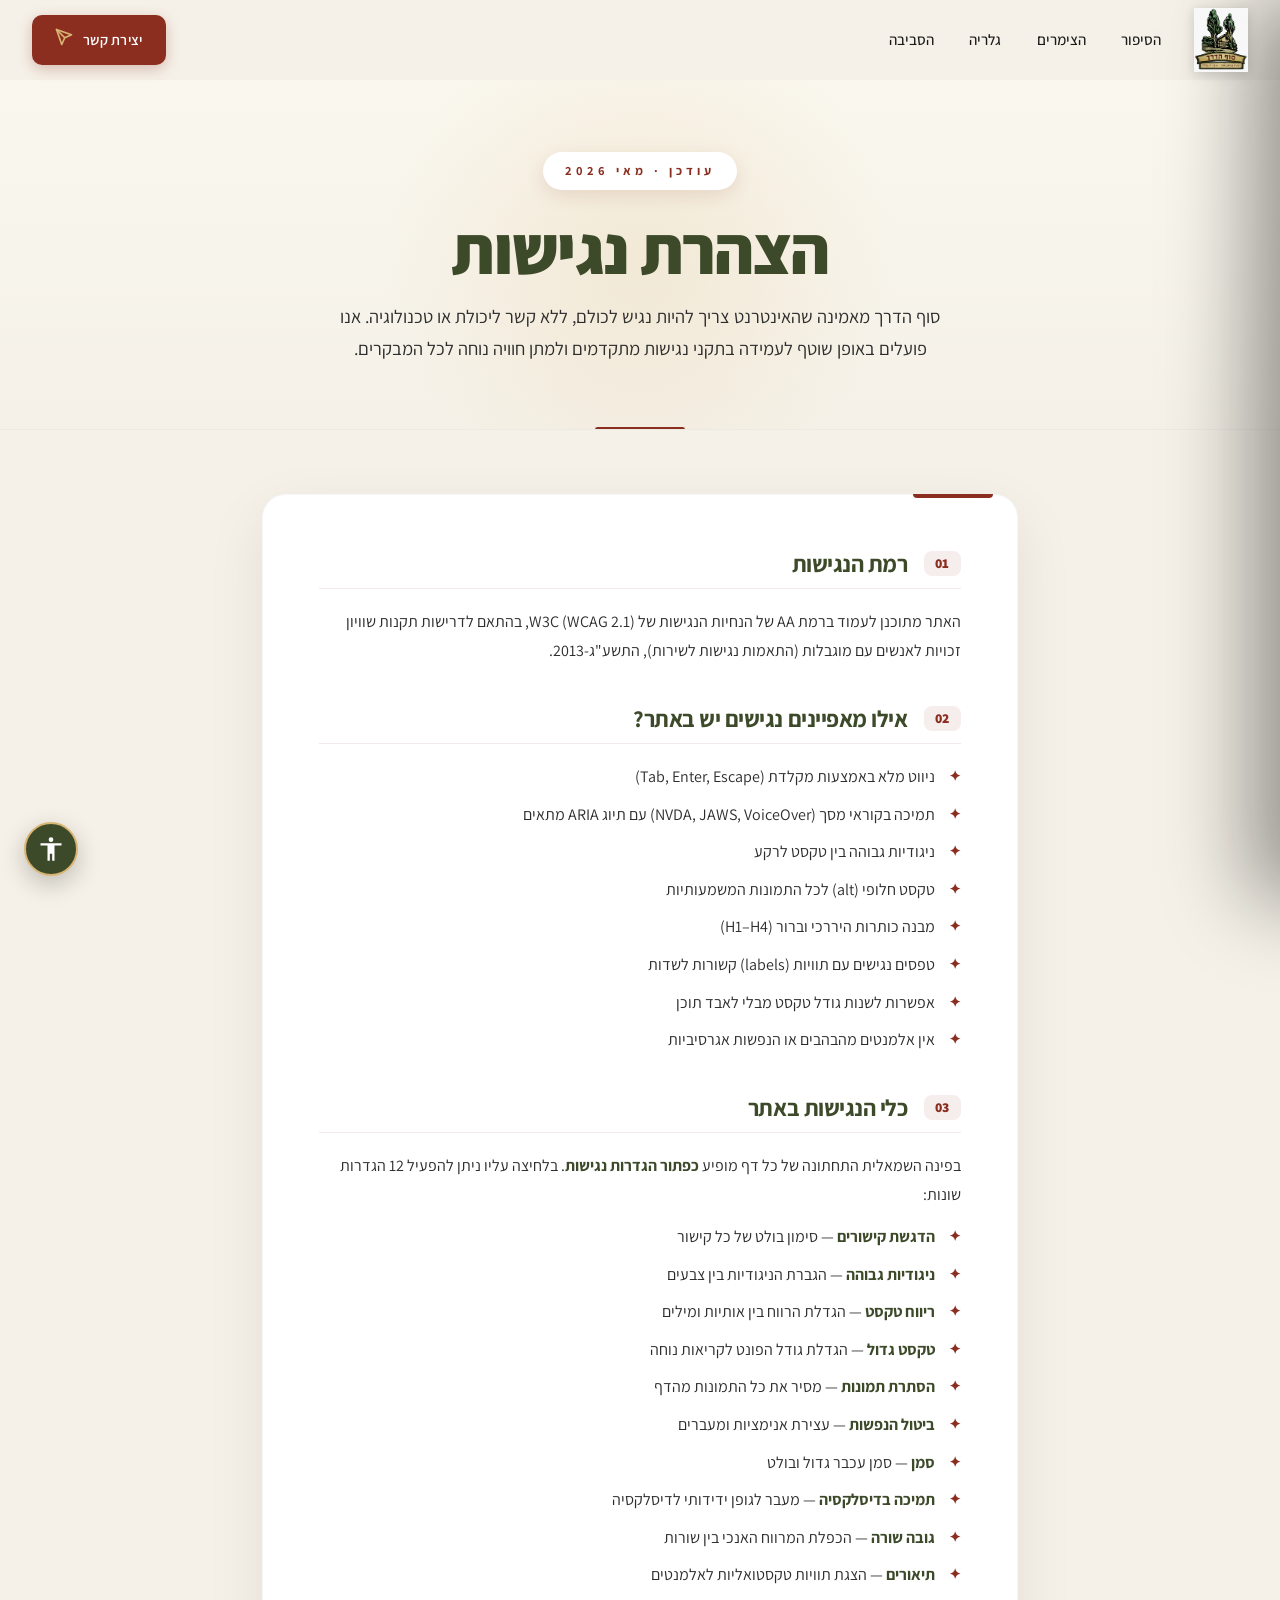
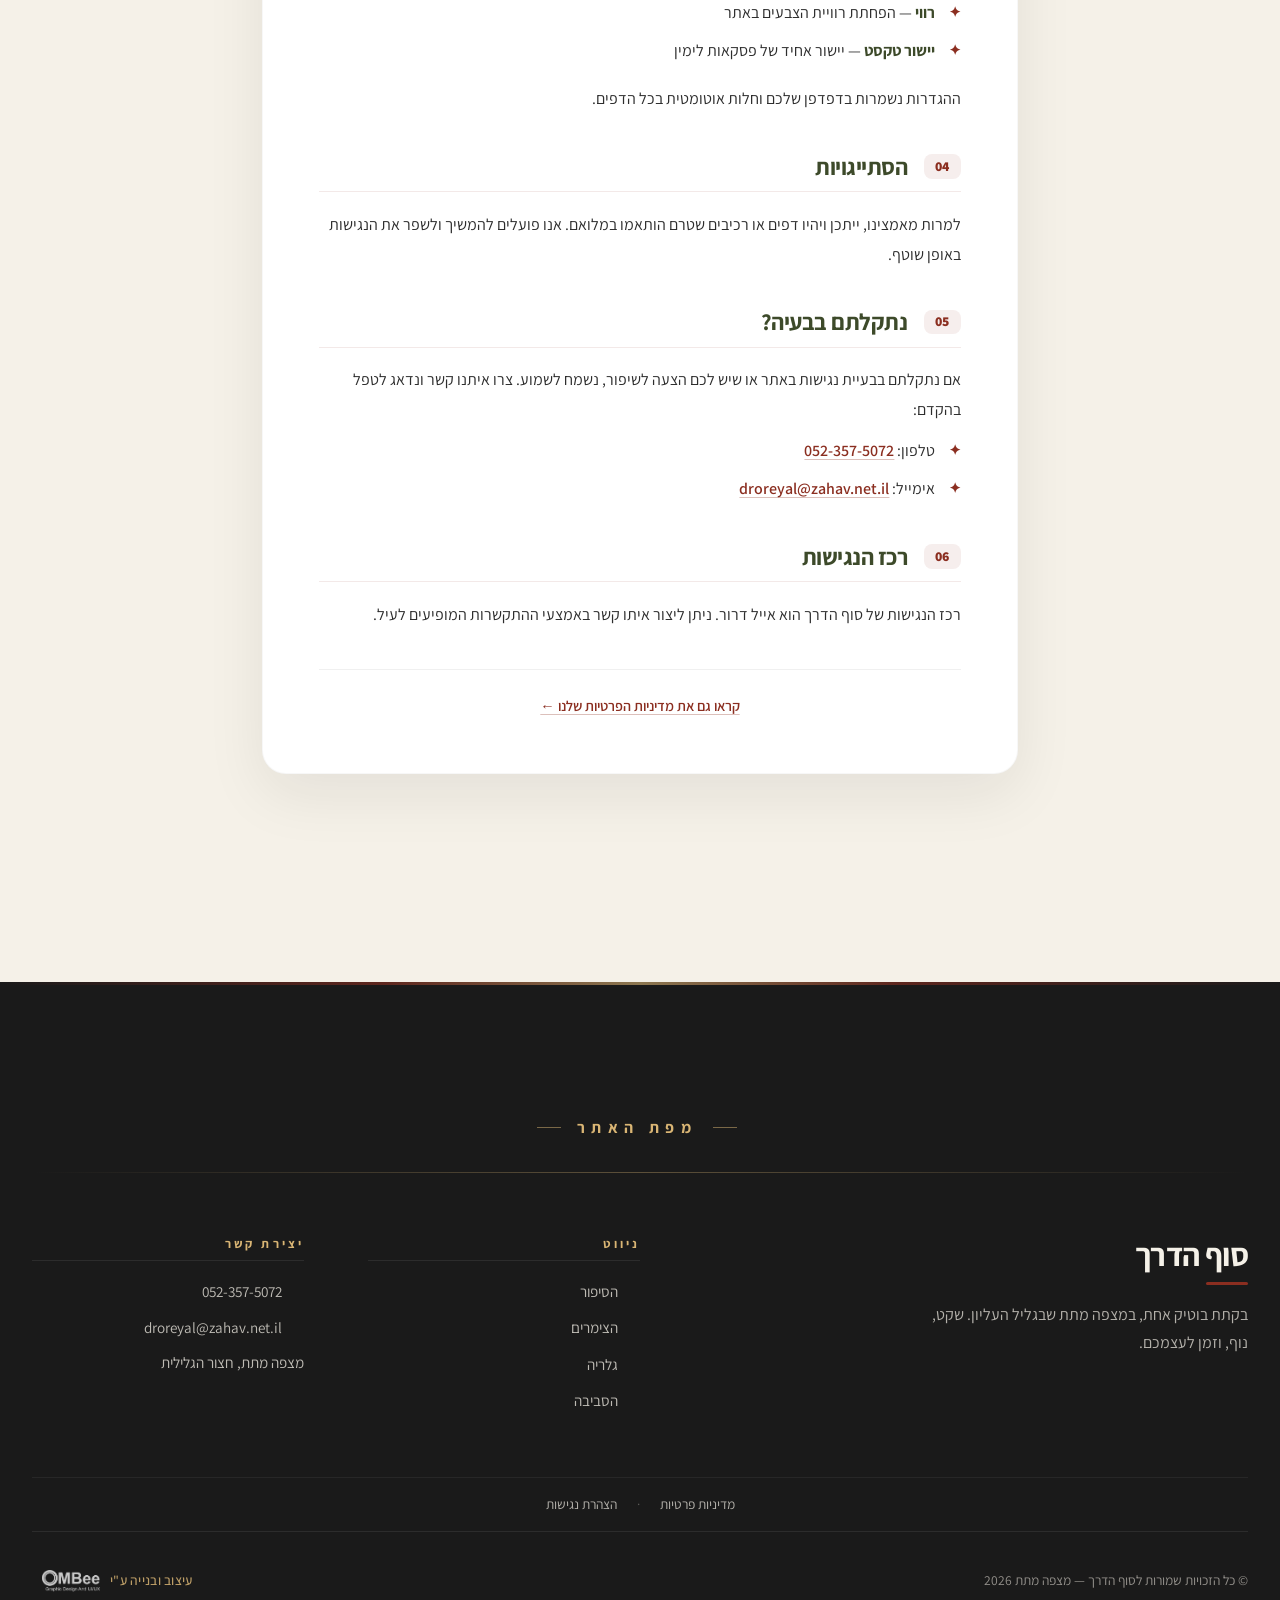
<file: accessibility.html>
<!DOCTYPE html>
<html lang="he" dir="rtl">
<head>
  <meta charset="UTF-8">
  <meta name="viewport" content="width=device-width, initial-scale=1.0">
  <title>הצהרת נגישות · סוף הדרך</title>
  <meta name="description" content="הצהרת הנגישות של אתר סוף הדרך — אנחנו מחויבים לאתר נגיש לכולם, ברמת AA לפי תקן 5568.">
  <link rel="icon" type="image/png" href="images/logo.png">
  <link rel="apple-touch-icon" href="images/logo.png">
  <link rel="preconnect" href="https://fonts.googleapis.com">
  <link rel="preconnect" href="https://fonts.gstatic.com" crossorigin>
  <link href="https://fonts.googleapis.com/css2?family=Assistant:wght@200;300;400;500;600;700;800&display=swap" rel="stylesheet">
  <link rel="stylesheet" href="css/style.css">
</head>
<body>

  <header class="site-header">
    <div class="nav-wrap">
      <a href="index.html" class="logo">
        <img src="images/logo-all.png" alt="סוף הדרך · בקתות במושב מתת" class="logo-img">
      </a>
      <button class="menu-toggle" aria-label="פתח תפריט"><span></span><span></span><span></span></button>
      <nav>
        <ul class="nav-links">
          <li><a href="about.html">הסיפור</a></li>
          <li><a href="rooms.html">הצימרים</a></li>
          <li><a href="gallery.html">גלריה</a></li>
          <li><a href="area.html">הסביבה</a></li>
        </ul>
      </nav>
      <a href="contact.html" class="nav-cta"><span>יצירת קשר</span><span><svg width="18" height="18" viewBox="0 0 24 24" fill="none" stroke="currentColor" stroke-width="2.2" stroke-linecap="round" stroke-linejoin="round" style="transform: scaleX(-1);"><line x1="22" y1="2" x2="11" y2="13"/><polygon points="22 2 15 22 11 13 2 9 22 2"/></svg></span></a>
    </div>
  </header>

  <aside class="mobile-menu" aria-hidden="true">
    <nav class="menu-nav">
      <a href="about.html"><span class="menu-num">01</span><span>הסיפור</span></a>
      <a href="rooms.html"><span class="menu-num">02</span><span>הצימרים</span></a>
      <a href="gallery.html"><span class="menu-num">03</span><span>גלריה</span></a>
      <a href="area.html"><span class="menu-num">04</span><span>הסביבה</span></a>
    </nav>
    <a href="contact.html" class="menu-cta">
      <span>יצירת קשר</span>
      <span class="arrow"><svg width="20" height="20" viewBox="0 0 24 24" fill="none" stroke="currentColor" stroke-width="2.2" stroke-linecap="round" stroke-linejoin="round" style="transform: scaleX(-1);"><line x1="22" y1="2" x2="11" y2="13"/><polygon points="22 2 15 22 11 13 2 9 22 2"/></svg></span>
    </a>
  </aside>
  <div class="menu-backdrop"></div>

  <main class="legal-page">
    <header class="legal-hero">
      <div class="container">
        <span class="legal-eyebrow">עודכן · מאי 2026</span>
        <h1>הצהרת נגישות</h1>
        <p class="legal-lead">סוף הדרך מאמינה שהאינטרנט צריך להיות נגיש לכולם, ללא קשר ליכולת או טכנולוגיה. אנו פועלים באופן שוטף לעמידה בתקני נגישות מתקדמים ולמתן חוויה נוחה לכל המבקרים.</p>
      </div>
    </header>

    <section class="legal-content">
      <div class="container">
        <article class="legal-card">
          <h2>רמת הנגישות</h2>
          <p>האתר מתוכנן לעמוד ברמת AA של הנחיות הנגישות של W3C (WCAG 2.1), בהתאם לדרישות תקנות שוויון זכויות לאנשים עם מוגבלות (התאמות נגישות לשירות), התשע"ג-2013.</p>

          <h2>אילו מאפיינים נגישים יש באתר?</h2>
          <ul>
            <li>ניווט מלא באמצעות מקלדת (Tab, Enter, Escape)</li>
            <li>תמיכה בקוראי מסך (NVDA, JAWS, VoiceOver) עם תיוג ARIA מתאים</li>
            <li>ניגודיות גבוהה בין טקסט לרקע</li>
            <li>טקסט חלופי (alt) לכל התמונות המשמעותיות</li>
            <li>מבנה כותרות היררכי וברור (H1–H4)</li>
            <li>טפסים נגישים עם תוויות (labels) קשורות לשדות</li>
            <li>אפשרות לשנות גודל טקסט מבלי לאבד תוכן</li>
            <li>אין אלמנטים מהבהבים או הנפשות אגרסיביות</li>
          </ul>

          <h2>כלי הנגישות באתר</h2>
          <p>בפינה השמאלית התחתונה של כל דף מופיע <strong>כפתור הגדרות נגישות</strong>. בלחיצה עליו ניתן להפעיל 12 הגדרות שונות:</p>
          <ul>
            <li><strong>הדגשת קישורים</strong> — סימון בולט של כל קישור</li>
            <li><strong>ניגודיות גבוהה</strong> — הגברת הניגודיות בין צבעים</li>
            <li><strong>ריווח טקסט</strong> — הגדלת הרווח בין אותיות ומילים</li>
            <li><strong>טקסט גדול</strong> — הגדלת גודל הפונט לקריאות נוחה</li>
            <li><strong>הסתרת תמונות</strong> — מסיר את כל התמונות מהדף</li>
            <li><strong>ביטול הנפשות</strong> — עצירת אנימציות ומעברים</li>
            <li><strong>סמן</strong> — סמן עכבר גדול ובולט</li>
            <li><strong>תמיכה בדיסלקסיה</strong> — מעבר לגופן ידידותי לדיסלקסיה</li>
            <li><strong>גובה שורה</strong> — הכפלת המרווח האנכי בין שורות</li>
            <li><strong>תיאורים</strong> — הצגת תוויות טקסטואליות לאלמנטים</li>
            <li><strong>רווי</strong> — הפחתת רוויית הצבעים באתר</li>
            <li><strong>יישור טקסט</strong> — יישור אחיד של פסקאות לימין</li>
          </ul>
          <p>ההגדרות נשמרות בדפדפן שלכם וחלות אוטומטית בכל הדפים.</p>

          <h2>הסתייגויות</h2>
          <p>למרות מאמצינו, ייתכן ויהיו דפים או רכיבים שטרם הותאמו במלואם. אנו פועלים להמשיך ולשפר את הנגישות באופן שוטף.</p>

          <h2>נתקלתם בבעיה?</h2>
          <p>אם נתקלתם בבעיית נגישות באתר או שיש לכם הצעה לשיפור, נשמח לשמוע. צרו איתנו קשר ונדאג לטפל בהקדם:</p>
          <ul>
            <li>טלפון: <a href="tel:+972523575072">052-357-5072</a></li>
            <li>אימייל: <a href="mailto:droreyal@zahav.net.il">droreyal@zahav.net.il</a></li>
          </ul>

          <h2>רכז הנגישות</h2>
          <p>רכז הנגישות של סוף הדרך הוא אייל דרור. ניתן ליצור איתו קשר באמצעי ההתקשרות המופיעים לעיל.</p>

          <div class="legal-footer">
            <a href="privacy.html">קראו גם את מדיניות הפרטיות שלנו ←</a>
          </div>
        </article>
      </div>
    </section>
  </main>

  <footer class="site-footer">
    <div class="container">
      <div class="footer-top"><span class="footer-label">מפת האתר</span></div>
      <div class="footer-grid">
        <div class="footer-brand">
          <h2>סוף הדרך</h2>
          <p>בקתת בוטיק אחת, במצפה מתת שבגליל העליון. שקט, נוף, וזמן לעצמכם.</p>
        </div>
        <div class="footer-col">
          <h4>ניווט</h4>
          <ul>
            <li><a href="about.html">הסיפור</a></li>
            <li><a href="rooms.html">הצימרים</a></li>
            <li><a href="gallery.html">גלריה</a></li>
            <li><a href="area.html">הסביבה</a></li>
          </ul>
        </div>
        <div class="footer-col">
          <h4>יצירת קשר</h4>
          <ul>
            <li><a href="tel:+972523575072">052-357-5072</a></li>
            <li><a href="mailto:droreyal@zahav.net.il">droreyal@zahav.net.il</a></li>
            <li>מצפה מתת, חצור הגלילית</li>
          </ul>
        </div>
      </div>
      <div class="footer-policy">
        <a href="privacy.html">מדיניות פרטיות</a>
        <span class="sep">·</span>
        <a href="accessibility.html">הצהרת נגישות</a>
      </div>
      <div class="footer-bottom">
        <span>© כל הזכויות שמורות לסוף הדרך — מצפה מתת 2026</span>
        <a href="https://ombee.co.il" target="_blank" rel="noopener" class="ombee-credit">
          <span>עיצוב ובנייה ע"י</span>
          <img src="images/ombee-logo.png" alt="OMBee · עיצוב גרפי ו-UI/UX" class="ombee-logo">
        </a>
      </div>
    </div>
  </footer>

  <!-- Accessibility widget -->
  <button class="a11y-toggle" id="a11y-toggle" aria-label="הגדרות נגישות">
    <svg viewBox="0 0 24 24" fill="currentColor"><path d="M12 2a2 2 0 1 1 0 4 2 2 0 0 1 0-4zM21 9h-6v13h-2v-6h-2v6H9V9H3V7h18v2z"/></svg>
  </button>
  <aside class="a11y-panel" id="a11y-panel" role="dialog" aria-label="הגדרות נגישות">
    <div class="a11y-header">
      <h3>הגדרות נגישות</h3>
      <button class="a11y-close" id="a11y-close" aria-label="סגור">✕</button>
    </div>
    <div class="a11y-body">
      <div class="a11y-grid">
        <button class="a11y-btn" data-class="a11y-highlight-links"><svg viewBox="0 0 24 24" fill="none" stroke="currentColor" stroke-width="2" stroke-linecap="round" stroke-linejoin="round"><path d="M10 13a5 5 0 0 0 7.54.54l3-3a5 5 0 0 0-7.07-7.07L11.76 5.17"/><path d="M14 11a5 5 0 0 0-7.54-.54l-3 3a5 5 0 0 0 7.07 7.07l1.71-1.71"/></svg><span>הדגשת קישורים</span></button>
        <button class="a11y-btn" data-class="a11y-high-contrast"><svg viewBox="0 0 24 24" fill="currentColor"><path d="M12 22c5.5 0 10-4.5 10-10S17.5 2 12 2 2 6.5 2 12s4.5 10 10 10zm0-18v16c-4.4 0-8-3.6-8-8s3.6-8 8-8z"/></svg><span>+ ניגודיות</span></button>
        <button class="a11y-btn" data-class="a11y-spacing"><svg viewBox="0 0 24 24" fill="none" stroke="currentColor" stroke-width="2" stroke-linecap="round" stroke-linejoin="round"><polyline points="21 8 17 12 21 16"/><polyline points="3 8 7 12 3 16"/><line x1="7" y1="12" x2="17" y2="12" stroke-dasharray="2 2"/><line x1="5" y1="4" x2="19" y2="4"/></svg><span>ריווח טקסט</span></button>
        <button class="a11y-btn" data-class="a11y-large-text"><svg viewBox="0 0 24 24" fill="none" stroke="currentColor" stroke-width="2" stroke-linecap="round" stroke-linejoin="round"><path d="M4 7V4h16v3M9 20h6M12 4v16"/></svg><span>טקסט גדול</span></button>
        <button class="a11y-btn" data-class="a11y-no-images"><svg viewBox="0 0 24 24" fill="none" stroke="currentColor" stroke-width="2" stroke-linecap="round" stroke-linejoin="round"><line x1="1" y1="1" x2="23" y2="23"/><path d="M21 21H3a2 2 0 0 1-2-2V5a2 2 0 0 1 2-2h11M21 12V5a2 2 0 0 0-2-2h-3"/><circle cx="8.5" cy="8.5" r="1.5"/><polyline points="21 15 19 13 17 15"/></svg><span>הסתרת תמונות</span></button>
        <button class="a11y-btn" data-class="a11y-no-motion"><svg viewBox="0 0 24 24" fill="none" stroke="currentColor" stroke-width="2" stroke-linecap="round" stroke-linejoin="round"><circle cx="12" cy="12" r="10"/><line x1="4.93" y1="4.93" x2="19.07" y2="19.07"/></svg><span>ביטול הנפשות</span></button>
        <button class="a11y-btn" data-class="a11y-cursor"><svg viewBox="0 0 24 24" fill="none" stroke="currentColor" stroke-width="2" stroke-linecap="round" stroke-linejoin="round"><path d="M5 3l13 9-6 1-1 7z"/></svg><span>סמן</span></button>
        <button class="a11y-btn" data-class="a11y-readable"><svg viewBox="0 0 24 24" fill="currentColor"><text x="12" y="17" text-anchor="middle" font-size="13" font-weight="800" font-family="Arial, sans-serif">Df</text></svg><span>תמיכה בדיסלקסיה</span></button>
        <button class="a11y-btn" data-class="a11y-line-height"><svg viewBox="0 0 24 24" fill="none" stroke="currentColor" stroke-width="2" stroke-linecap="round" stroke-linejoin="round"><line x1="3" y1="6" x2="21" y2="6"/><line x1="3" y1="12" x2="21" y2="12"/><line x1="3" y1="18" x2="21" y2="18"/><polyline points="9 9 12 6 15 9"/><polyline points="9 15 12 18 15 15"/></svg><span>גובה שורה</span></button>
        <button class="a11y-btn" data-class="a11y-descriptions"><svg viewBox="0 0 24 24" fill="none" stroke="currentColor" stroke-width="2" stroke-linecap="round" stroke-linejoin="round"><path d="M21 15a2 2 0 0 1-2 2H7l-4 4V5a2 2 0 0 1 2-2h14a2 2 0 0 1 2 2z"/><line x1="12" y1="8" x2="12" y2="12"/><line x1="12" y1="15" x2="12.01" y2="15"/></svg><span>תיאורים</span></button>
        <button class="a11y-btn" data-class="a11y-low-saturation"><svg viewBox="0 0 24 24" fill="none" stroke="currentColor" stroke-width="2" stroke-linecap="round" stroke-linejoin="round"><path d="M12 2.5C12 2.5 6 9 6 14a6 6 0 0 0 12 0c0-5-6-11.5-6-11.5z"/></svg><span>רווי</span></button>
        <button class="a11y-btn" data-class="a11y-align-text"><svg viewBox="0 0 24 24" fill="none" stroke="currentColor" stroke-width="2" stroke-linecap="round" stroke-linejoin="round"><line x1="3" y1="6" x2="21" y2="6"/><line x1="9" y1="12" x2="21" y2="12"/><line x1="3" y1="18" x2="21" y2="18"/><line x1="9" y1="24" x2="21" y2="24" stroke-dasharray="0"/></svg><span>יישור טקסט</span></button>
      </div>
      <button class="a11y-reset" id="a11y-reset">
        <svg viewBox="0 0 24 24" fill="none" stroke="currentColor" stroke-width="2.2" stroke-linecap="round" stroke-linejoin="round"><polyline points="23 4 23 10 17 10"/><path d="M20.49 15a9 9 0 1 1-2.12-9.36L23 10"/></svg>
        <span>איפוס את כל הגדרות הנגישות</span>
      </button>
      <div class="a11y-links">
        <a href="accessibility.html" class="a11y-link-card">
          <span class="a11y-link-icon"><svg viewBox="0 0 24 24" fill="none" stroke="currentColor" stroke-width="2" stroke-linecap="round" stroke-linejoin="round"><path d="M14 2H6a2 2 0 0 0-2 2v16a2 2 0 0 0 2 2h12a2 2 0 0 0 2-2V8z"/><polyline points="14 2 14 8 20 8"/><line x1="9" y1="13" x2="15" y2="13"/><line x1="9" y1="17" x2="15" y2="17"/></svg></span>
          <span class="a11y-link-label">הצהרת נגישות</span>
          <svg class="a11y-link-arrow" viewBox="0 0 24 24" fill="none" stroke="currentColor" stroke-width="2.2" stroke-linecap="round" stroke-linejoin="round"><polyline points="15 18 9 12 15 6"/></svg>
        </a>
        <a href="privacy.html" class="a11y-link-card">
          <span class="a11y-link-icon"><svg viewBox="0 0 24 24" fill="none" stroke="currentColor" stroke-width="2" stroke-linecap="round" stroke-linejoin="round"><rect x="3" y="11" width="18" height="11" rx="2" ry="2"/><path d="M7 11V7a5 5 0 0 1 10 0v4"/></svg></span>
          <span class="a11y-link-label">מדיניות פרטיות</span>
          <svg class="a11y-link-arrow" viewBox="0 0 24 24" fill="none" stroke="currentColor" stroke-width="2.2" stroke-linecap="round" stroke-linejoin="round"><polyline points="15 18 9 12 15 6"/></svg>
        </a>
      </div>
    </div>
  </aside>

  <!-- Cookie banner -->
  <div class="cookie-banner" id="cookie-banner">
    <div class="cb-icon">🍪</div>
    <div class="cb-text">
      <strong>אנחנו משתמשים בעוגיות</strong>
      האתר משתמש בעוגיות לשיפור חוויית הגלישה ולשמירת הגדרות הנגישות שלכם. <a href="privacy.html">קראו במדיניות הפרטיות</a>.
    </div>
    <div class="cb-actions">
      <button class="cb-decline">דחייה</button>
      <button class="primary cb-accept">אישור</button>
    </div>
  </div>

  <script src="js/main.js"></script>
</body>
</html>
</file>
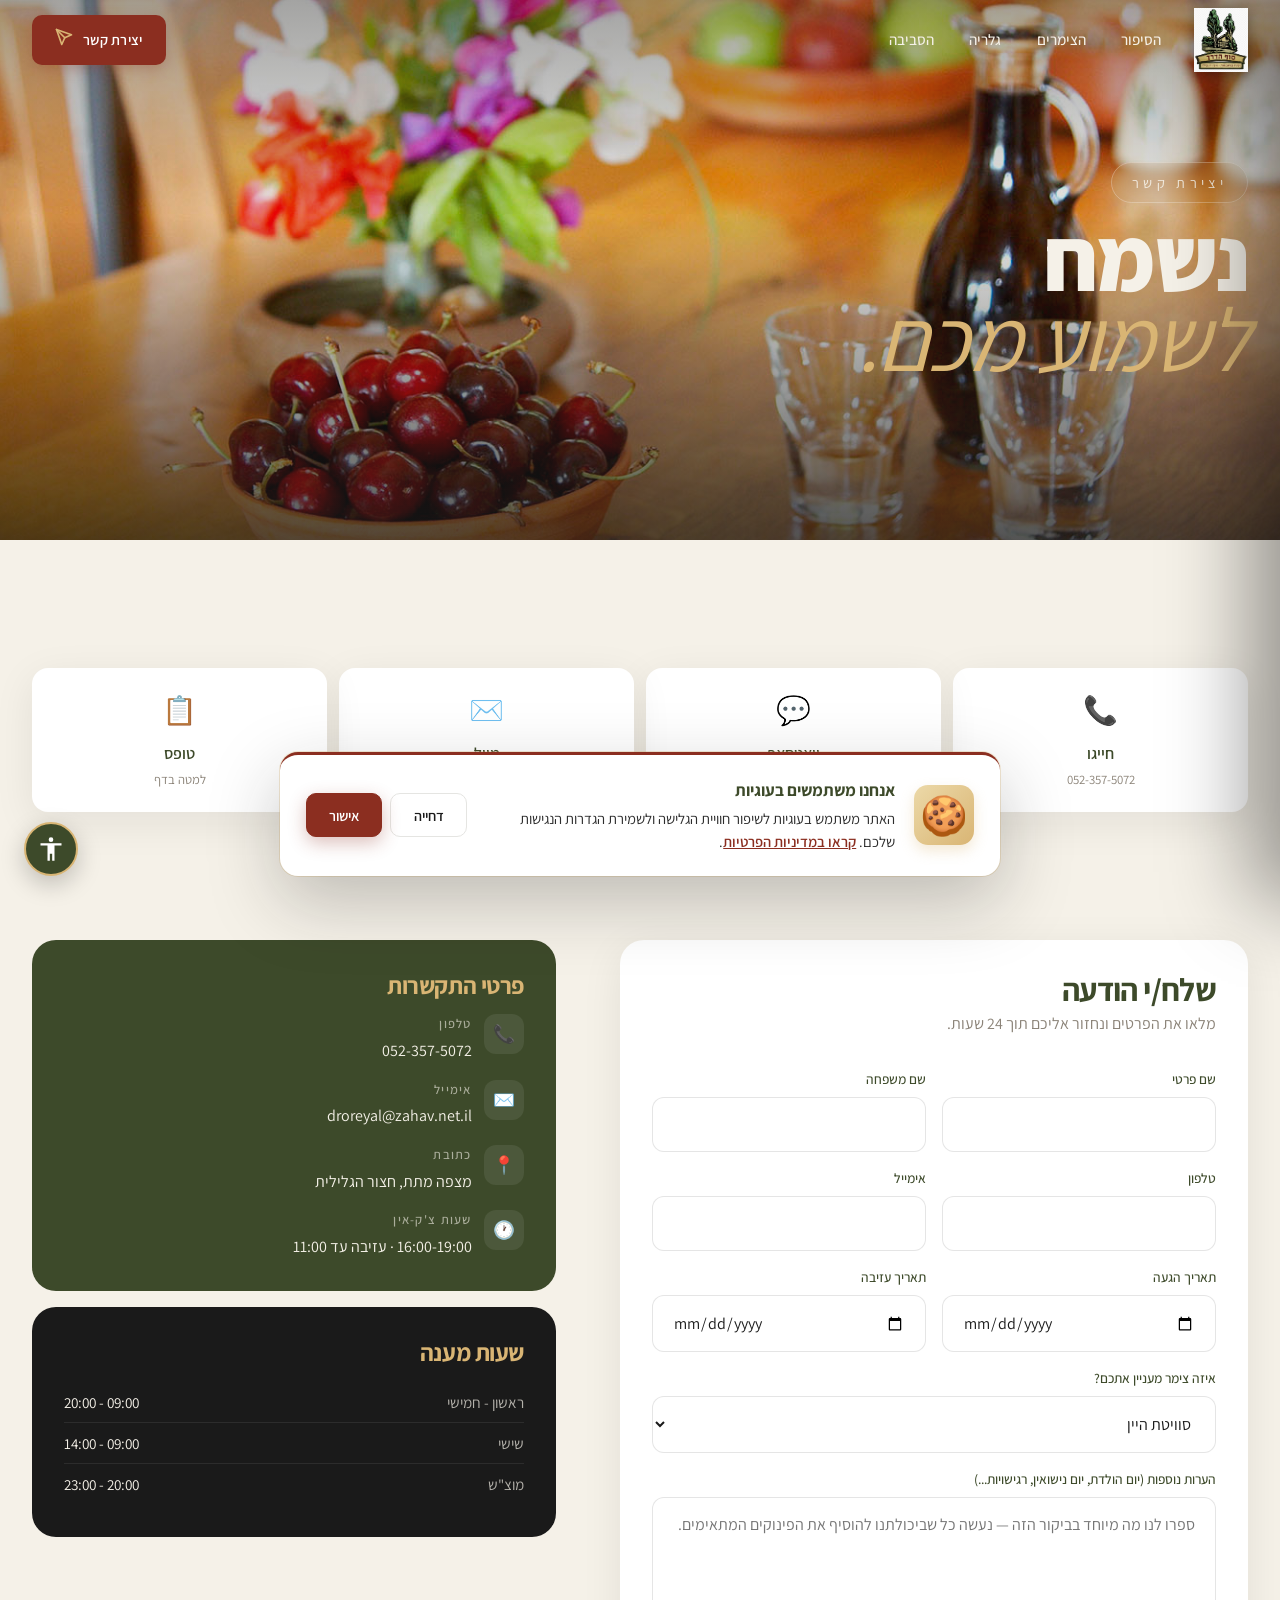
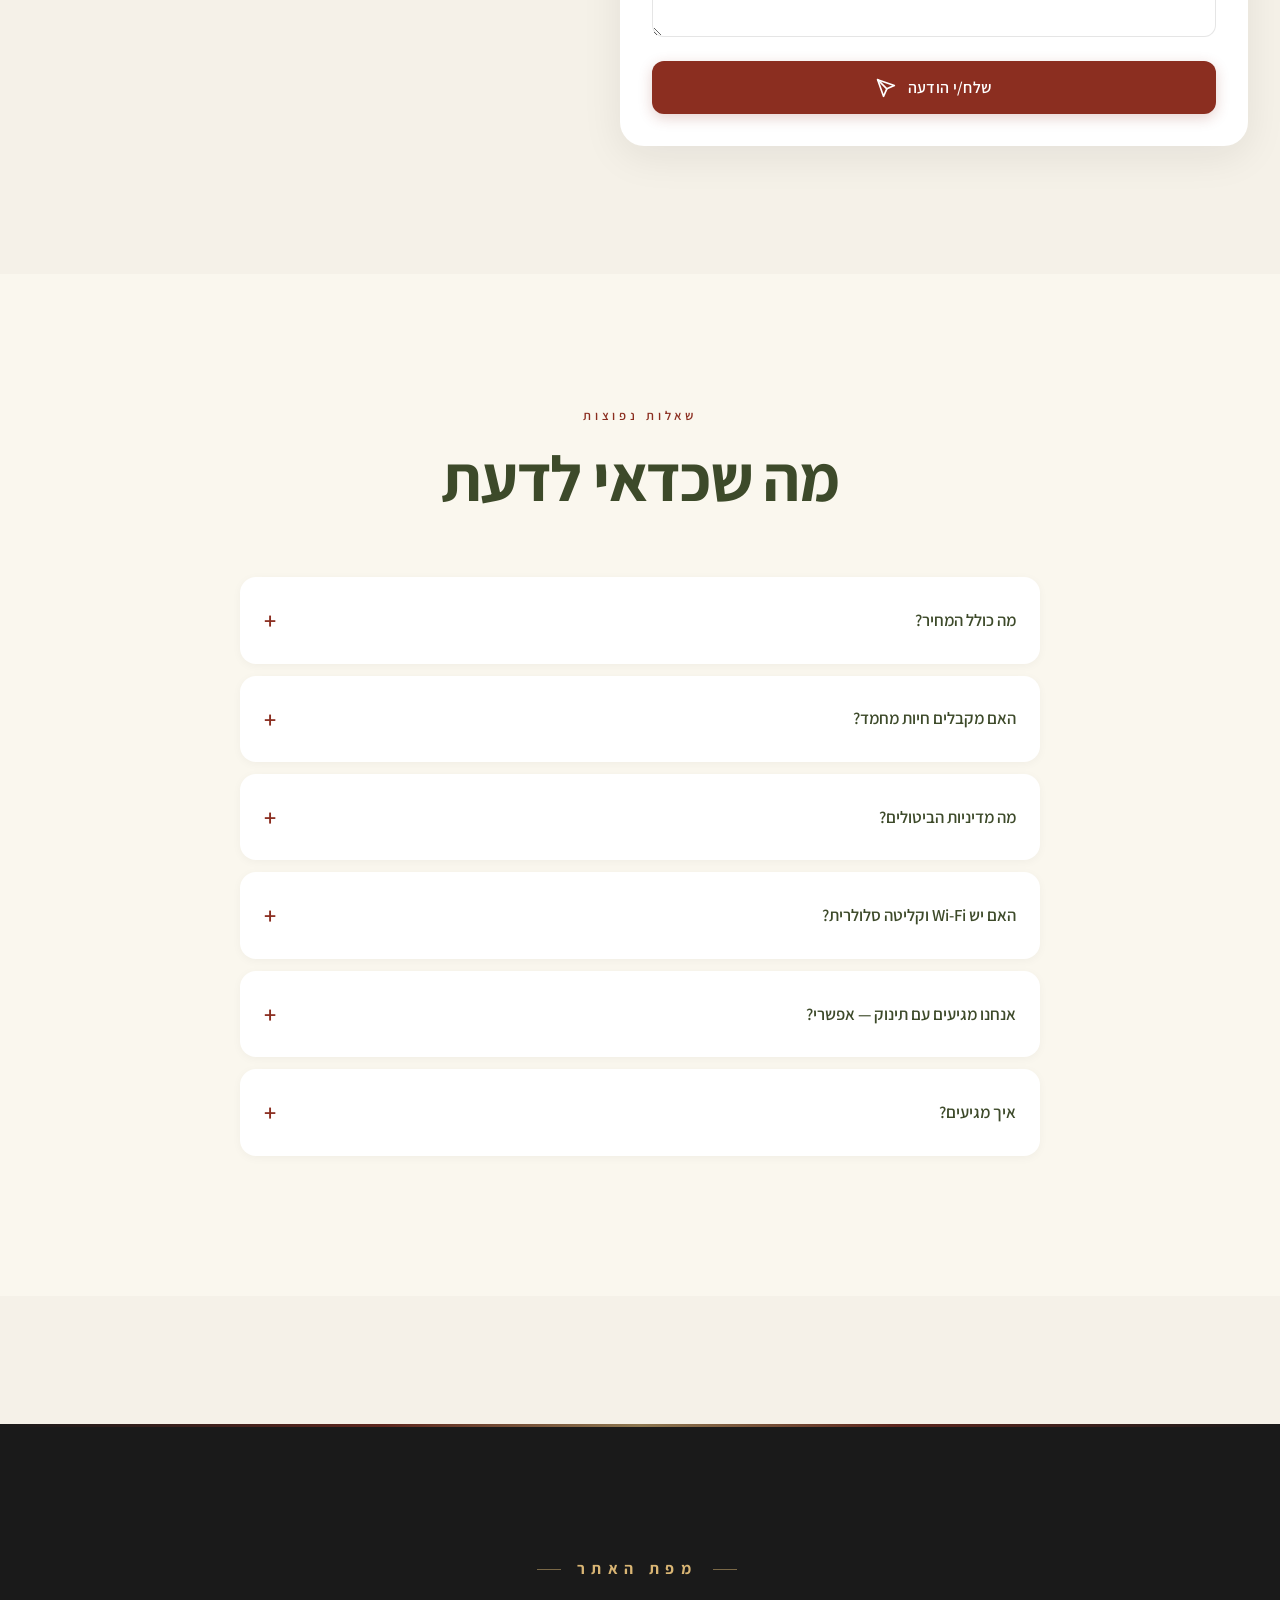
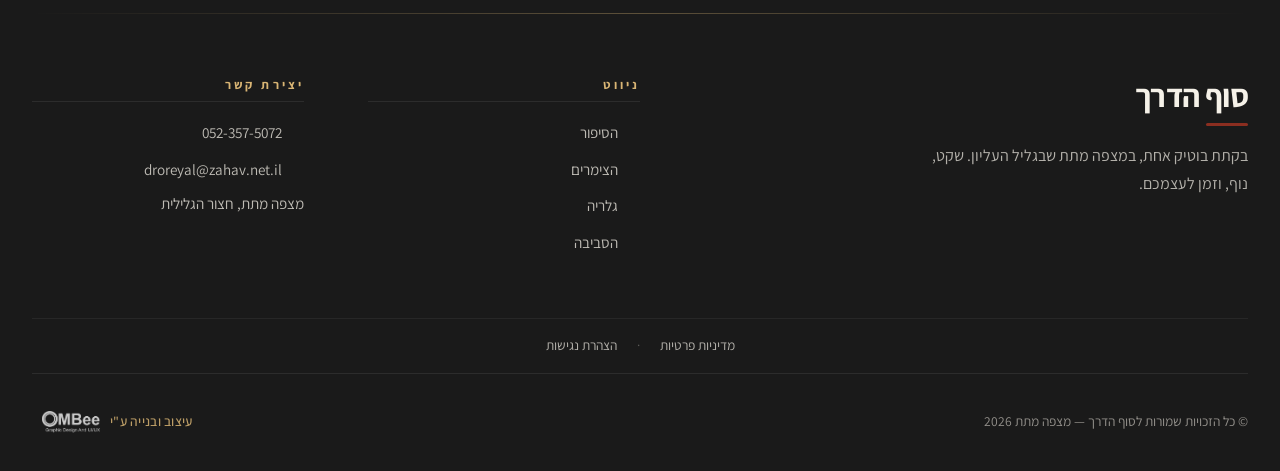
<file: contact.html>
<!DOCTYPE html>
<html lang="he" dir="rtl">
<head>
  <meta charset="UTF-8">
  <meta name="viewport" content="width=device-width, initial-scale=1.0">
  <title>יצירת קשר · סוף הדרך</title>
  <meta name="description" content="צרו קשר לבדיקת זמינות, הזמנה או שאלות. סוף הדרך, מצפה מתת.">
  <link rel="icon" type="image/png" href="images/logo.png">
  <link rel="apple-touch-icon" href="images/logo.png">
  <link rel="preconnect" href="https://fonts.googleapis.com">
  <link rel="preconnect" href="https://fonts.gstatic.com" crossorigin>
  <link href="https://fonts.googleapis.com/css2?family=Assistant:wght@200;300;400;500;600;700;800&display=swap" rel="stylesheet">
  <link rel="stylesheet" href="css/style.css">
  <style>
    .contact-grid {
      display: grid;
      grid-template-columns: 1.2fr 1fr;
      gap: var(--space-lg);
      align-items: start;
    }
    .contact-info-card {
      background: var(--olive-deep);
      color: var(--off-white);
      padding: var(--space-md);
      border-radius: 24px;
      margin-bottom: var(--space-sm);
    }
    .contact-info-card h3 {
      font-size: 1.5rem;
      margin-bottom: 1rem;
      color: var(--cream-warm);
    }
    .contact-list {
      list-style: none;
      display: flex;
      flex-direction: column;
      gap: 1rem;
    }
    .contact-list li {
      display: flex;
      align-items: flex-start;
      gap: 0.75rem;
      font-size: 1rem;
    }
    .contact-list .icon {
      width: 40px;
      height: 40px;
      background: rgba(255,255,255,0.08);
      border-radius: 12px;
      display: flex;
      align-items: center;
      justify-content: center;
      flex-shrink: 0;
      font-size: 1.1rem;
    }
    .contact-list strong {
      display: block;
      font-size: 0.8rem;
      letter-spacing: 0.1em;
      text-transform: uppercase;
      opacity: 0.6;
      margin-bottom: 0.2rem;
      font-weight: 500;
    }
    .form-card {
      background: white;
      padding: var(--space-md);
      border-radius: 24px;
      box-shadow: var(--shadow-soft);
    }
    .form-card h2 {
      font-size: 2rem;
      color: var(--olive-deep);
      margin-bottom: 0.25rem;
    }
    .form-card .lead {
      color: var(--muted);
      margin-bottom: var(--space-md);
    }
    .hours-list {
      list-style: none;
    }
    .hours-list li {
      display: flex;
      justify-content: space-between;
      padding: 0.5rem 0;
      border-bottom: 1px solid rgba(255,255,255,0.08);
      font-size: 0.95rem;
    }
    .hours-list li:last-child { border-bottom: 0; }
    .hours-list span:first-child { opacity: 0.7; }
    .quick-actions {
      display: grid;
      grid-template-columns: repeat(2, 1fr);
      gap: 0.75rem;
    }
    .quick-action {
      padding: 1.25rem;
      background: white;
      border-radius: 16px;
      text-align: center;
      transition: all 0.3s var(--transition);
      box-shadow: var(--shadow-soft);
    }
    .quick-action:hover {
      transform: translateY(-4px);
      box-shadow: var(--shadow-strong);
    }
    .quick-action .icon {
      font-size: 1.75rem;
      margin-bottom: 0.5rem;
    }
    .quick-action span {
      display: block;
      font-weight: 600;
      color: var(--olive-deep);
    }
    .quick-action small {
      color: var(--muted);
      font-size: 0.8rem;
    }
    .faq-item {
      background: white;
      border-radius: 16px;
      padding: 1.5rem;
      margin-bottom: 0.75rem;
      box-shadow: 0 2px 10px rgba(0,0,0,0.04);
      cursor: pointer;
    }
    .faq-q {
      display: flex;
      justify-content: space-between;
      align-items: center;
      font-weight: 600;
      color: var(--olive-deep);
      font-size: 1.05rem;
    }
    .faq-q::after {
      content: '+';
      font-size: 1.5rem;
      color: var(--ember);
      transition: transform 0.3s var(--transition);
    }
    .faq-item.open .faq-q::after {
      transform: rotate(45deg);
    }
    .faq-a {
      max-height: 0;
      overflow: hidden;
      transition: max-height 0.4s var(--transition), margin-top 0.4s var(--transition);
      color: var(--muted);
    }
    .faq-item.open .faq-a {
      max-height: 200px;
      margin-top: 1rem;
    }
    @media (max-width: 900px) {
      .contact-grid { grid-template-columns: 1fr; }
    }
  </style>
</head>
<body>

  <header class="site-header dark-bg">
    <div class="nav-wrap">
      <a href="index.html" class="logo">
        <img src="images/logo-all.png" alt="סוף הדרך · בקתות במושב מתת" class="logo-img">
      </a>
      <button class="menu-toggle" aria-label="פתח תפריט"><span></span><span></span><span></span></button>
      <nav>
        <ul class="nav-links">
          <li><a href="about.html">הסיפור</a></li>
          <li><a href="rooms.html">הצימרים</a></li>
          <li><a href="gallery.html">גלריה</a></li>
          <li><a href="area.html">הסביבה</a></li>
        </ul>
      </nav>
      <a href="#form" class="nav-cta"><span>יצירת קשר</span><span><svg width="18" height="18" viewBox="0 0 24 24" fill="none" stroke="currentColor" stroke-width="2.2" stroke-linecap="round" stroke-linejoin="round" style="transform: scaleX(-1);"><line x1="22" y1="2" x2="11" y2="13"/><polygon points="22 2 15 22 11 13 2 9 22 2"/></svg></span></a>
    </div>
  </header>

  <aside class="mobile-menu" aria-hidden="true">
    <nav class="menu-nav">
      <a href="about.html"><span class="menu-num">01</span><span>הסיפור</span></a>
      <a href="rooms.html"><span class="menu-num">02</span><span>הצימרים</span></a>
      <a href="gallery.html"><span class="menu-num">03</span><span>גלריה</span></a>
      <a href="area.html"><span class="menu-num">04</span><span>הסביבה</span></a>
    </nav>
    <a href="#form" class="menu-cta">
      <span>יצירת קשר</span>
      <span class="arrow"><svg width="20" height="20" viewBox="0 0 24 24" fill="none" stroke="currentColor" stroke-width="2.2" stroke-linecap="round" stroke-linejoin="round" style="transform: scaleX(-1);"><line x1="22" y1="2" x2="11" y2="13"/><polygon points="22 2 15 22 11 13 2 9 22 2"/></svg></span>
    </a>
  </aside>
  <div class="menu-backdrop"></div>

  <!-- ===== Page Hero ===== -->
  <section class="hero page-hero">
    <div class="hero-bg">
      <img src="images/cherry.jpg" alt="פינת אירוח עם דובדבנים">
    </div>
    <div class="container hero-content">
      <span class="hero-eyebrow">יצירת קשר</span>
      <h1>נשמח<br><span class="accent">לשמוע מכם.</span></h1>
    </div>
  </section>

  <!-- ===== Quick Actions ===== -->
  <section class="section" style="padding-bottom: 0;">
    <div class="container">
      <div class="quick-actions reveal" style="grid-template-columns: repeat(4, 1fr);">
        <a href="tel:+972523575072" class="quick-action">
          <div class="icon">📞</div>
          <span>חייגו</span>
          <small>052-357-5072</small>
        </a>
        <a href="https://wa.me/972523575072" class="quick-action">
          <div class="icon">💬</div>
          <span>וואטסאפ</span>
          <small>תשובה תוך שעה</small>
        </a>
        <a href="mailto:droreyal@zahav.net.il" class="quick-action">
          <div class="icon">✉️</div>
          <span>מייל</span>
          <small>droreyal@zahav.net.il</small>
        </a>
        <a href="#form" class="quick-action">
          <div class="icon">📋</div>
          <span>טופס</span>
          <small>למטה בדף</small>
        </a>
      </div>
    </div>
  </section>

  <!-- ===== Contact Form ===== -->
  <section class="section" id="form">
    <div class="container">
      <div class="contact-grid">

        <div class="form-card reveal">
          <h2>שלח/י הודעה</h2>
          <p class="lead">מלאו את הפרטים ונחזור אליכם תוך 24 שעות.</p>

          <form onsubmit="event.preventDefault(); this.querySelector('button').innerHTML='נשלח! נחזור אליכם בקרוב.'; this.querySelector('button').style.background='var(--olive-deep)';">
            <div class="form-grid">
              <div class="form-group">
                <label>שם פרטי</label>
                <input type="text" class="form-control" required>
              </div>
              <div class="form-group">
                <label>שם משפחה</label>
                <input type="text" class="form-control" required>
              </div>
              <div class="form-group">
                <label>טלפון</label>
                <input type="tel" class="form-control" required>
              </div>
              <div class="form-group">
                <label>אימייל</label>
                <input type="email" class="form-control" required>
              </div>
              <div class="form-group">
                <label>תאריך הגעה</label>
                <input type="date" class="form-control">
              </div>
              <div class="form-group">
                <label>תאריך עזיבה</label>
                <input type="date" class="form-control">
              </div>
              <div class="form-group full">
                <label>איזה צימר מעניין אתכם?</label>
                <select class="form-control">
                  <option>סוויטת היין</option>
                  <option>סוויטת השקיעה</option>
                  <option>עדיין לא בטוחים — מבקשים המלצה</option>
                </select>
              </div>
              <div class="form-group full">
                <label>הערות נוספות (יום הולדת, יום נישואין, רגישויות...)</label>
                <textarea class="form-control" placeholder="ספרו לנו מה מיוחד בביקור הזה — נעשה כל שביכולתנו להוסיף את הפינוקים המתאימים."></textarea>
              </div>
              <div class="form-group full">
                <button type="submit" class="btn btn-primary" style="width: 100%; justify-content: center; gap: 0.7rem;">
                  <span>שלח/י הודעה</span>
                  <svg width="20" height="20" viewBox="0 0 24 24" fill="none" stroke="currentColor" stroke-width="2" stroke-linecap="round" stroke-linejoin="round" style="transform: scaleX(-1);">
                    <line x1="22" y1="2" x2="11" y2="13"/>
                    <polygon points="22 2 15 22 11 13 2 9 22 2"/>
                  </svg>
                </button>
              </div>
            </div>
          </form>
        </div>

        <div class="reveal">
          <div class="contact-info-card">
            <h3>פרטי התקשרות</h3>
            <ul class="contact-list">
              <li>
                <div class="icon">📞</div>
                <div>
                  <strong>טלפון</strong>
                  <a href="tel:+972523575072">052-357-5072</a>
                </div>
              </li>
              <li>
                <div class="icon">✉️</div>
                <div>
                  <strong>אימייל</strong>
                  <a href="mailto:droreyal@zahav.net.il">droreyal@zahav.net.il</a>
                </div>
              </li>
              <li>
                <div class="icon">📍</div>
                <div>
                  <strong>כתובת</strong>
                  מצפה מתת, חצור הגלילית
                </div>
              </li>
              <li>
                <div class="icon">🕐</div>
                <div>
                  <strong>שעות צ'ק-אין</strong>
                  16:00-19:00 · עזיבה עד 11:00
                </div>
              </li>
            </ul>
          </div>

          <div class="contact-info-card" style="background: var(--charcoal);">
            <h3>שעות מענה</h3>
            <ul class="hours-list">
              <li><span>ראשון - חמישי</span><span>09:00 - 20:00</span></li>
              <li><span>שישי</span><span>09:00 - 14:00</span></li>
              <li><span>מוצ"ש</span><span>20:00 - 23:00</span></li>
            </ul>
          </div>
        </div>

      </div>
    </div>
  </section>

  <!-- ===== FAQ ===== -->
  <section class="section section-cream">
    <div class="container">
      <div class="section-header reveal">
        <span class="section-eyebrow">שאלות נפוצות</span>
        <h2 class="section-title">מה שכדאי לדעת</h2>
      </div>

      <div style="max-width: 800px; margin: 0 auto;">
        <div class="faq-item reveal">
          <div class="faq-q">מה כולל המחיר?</div>
          <div class="faq-a">המחיר כולל לינה בסוויטה שבחרתם, ארוחת בוקר ישראלית מקומית, שתיה חמה וקרה ללא הגבלה, בקבוק יין מתנה, ושימוש בכל מתקני הצימר. ארוחת ערב ועיסויים — בתוספת תשלום.</div>
        </div>
        <div class="faq-item reveal">
          <div class="faq-q">האם מקבלים חיות מחמד?</div>
          <div class="faq-a">כן, אנחנו פט-פרנדלי. נשמח אם תעדכנו אותנו מראש על גודל וסוג, ויש תוספת ניקיון של 80₪ לשהות.</div>
        </div>
        <div class="faq-item reveal">
          <div class="faq-q">מה מדיניות הביטולים?</div>
          <div class="faq-a">ביטול עד 14 יום לפני ההגעה — החזר מלא. בין 14 ל-7 ימים — 50%. פחות מ-7 ימים — חיוב מלא, אבל ננסה תמיד לעזור עם תאריך חלופי.</div>
        </div>
        <div class="faq-item reveal">
          <div class="faq-q">האם יש Wi-Fi וקליטה סלולרית?</div>
          <div class="faq-a">יש Wi-Fi מהיר בכל הצימר. קליטה סלולרית — חלקית בלבד. בכוונה. זה חלק מהחוויה.</div>
        </div>
        <div class="faq-item reveal">
          <div class="faq-q">אנחנו מגיעים עם תינוק — אפשרי?</div>
          <div class="faq-a">בהחלט. יש לנו מיטת תינוק נקייה ומחתל, וכל מה שצריך. רק תעדכנו מראש.</div>
        </div>
        <div class="faq-item reveal">
          <div class="faq-q">איך מגיעים?</div>
          <div class="faq-a">15 דקות מצפת, שעה וחצי מתל אביב, שעה מחיפה. אחרי הזמנה נשלח לכם הוראות הגעה מפורטות (Waze לפעמים מתבלבל בקטע האחרון).</div>
        </div>
      </div>
    </div>
  </section>

  <footer class="site-footer">
    <div class="container">
      <div class="footer-top">
        <span class="footer-label">מפת האתר</span>
      </div>
      <div class="footer-grid">
        <div class="footer-brand">
          <h2>סוף הדרך</h2>
          <p>בקתת בוטיק אחת, במצפה מתת שבגליל העליון. שקט, נוף, וזמן לעצמכם.</p>
        </div>
        <div class="footer-col">
          <h4>ניווט</h4>
          <ul>
            <li><a href="about.html">הסיפור</a></li>
            <li><a href="rooms.html">הצימרים</a></li>
            <li><a href="gallery.html">גלריה</a></li>
            <li><a href="area.html">הסביבה</a></li>
          </ul>
        </div>
        <div class="footer-col">
          <h4>יצירת קשר</h4>
          <ul>
            <li><a href="tel:+972523575072">052-357-5072</a></li>
            <li><a href="mailto:droreyal@zahav.net.il">droreyal@zahav.net.il</a></li>
            <li>מצפה מתת, חצור הגלילית</li>
          </ul>
        </div>
      </div>
      <div class="footer-policy">
        <a href="privacy.html">מדיניות פרטיות</a>
        <span class="sep">·</span>
        <a href="accessibility.html">הצהרת נגישות</a>
      </div>
      <div class="footer-bottom">
        <span>© כל הזכויות שמורות לסוף הדרך — מצפה מתת 2026</span>
        <a href="https://ombee.co.il" target="_blank" rel="noopener" class="ombee-credit">
          <span>עיצוב ובנייה ע"י</span>
          <img src="images/ombee-logo.png" alt="OMBee · עיצוב גרפי ו-UI/UX" class="ombee-logo">
        </a>
      </div>
    </div>
  </footer>

  <!-- Accessibility widget -->
  <button class="a11y-toggle" id="a11y-toggle" aria-label="הגדרות נגישות">
    <svg viewBox="0 0 24 24" fill="currentColor"><path d="M12 2a2 2 0 1 1 0 4 2 2 0 0 1 0-4zM21 9h-6v13h-2v-6h-2v6H9V9H3V7h18v2z"/></svg>
  </button>
  <aside class="a11y-panel" id="a11y-panel" role="dialog" aria-label="הגדרות נגישות">
    <div class="a11y-header">
      <h3>הגדרות נגישות</h3>
      <button class="a11y-close" id="a11y-close" aria-label="סגור">✕</button>
    </div>
    <div class="a11y-body">
      <div class="a11y-grid">
        <button class="a11y-btn" data-class="a11y-highlight-links"><svg viewBox="0 0 24 24" fill="none" stroke="currentColor" stroke-width="2" stroke-linecap="round" stroke-linejoin="round"><path d="M10 13a5 5 0 0 0 7.54.54l3-3a5 5 0 0 0-7.07-7.07L11.76 5.17"/><path d="M14 11a5 5 0 0 0-7.54-.54l-3 3a5 5 0 0 0 7.07 7.07l1.71-1.71"/></svg><span>הדגשת קישורים</span></button>
        <button class="a11y-btn" data-class="a11y-high-contrast"><svg viewBox="0 0 24 24" fill="currentColor"><path d="M12 22c5.5 0 10-4.5 10-10S17.5 2 12 2 2 6.5 2 12s4.5 10 10 10zm0-18v16c-4.4 0-8-3.6-8-8s3.6-8 8-8z"/></svg><span>+ ניגודיות</span></button>
        <button class="a11y-btn" data-class="a11y-spacing"><svg viewBox="0 0 24 24" fill="none" stroke="currentColor" stroke-width="2" stroke-linecap="round" stroke-linejoin="round"><polyline points="21 8 17 12 21 16"/><polyline points="3 8 7 12 3 16"/><line x1="7" y1="12" x2="17" y2="12" stroke-dasharray="2 2"/><line x1="5" y1="4" x2="19" y2="4"/></svg><span>ריווח טקסט</span></button>
        <button class="a11y-btn" data-class="a11y-large-text"><svg viewBox="0 0 24 24" fill="none" stroke="currentColor" stroke-width="2" stroke-linecap="round" stroke-linejoin="round"><path d="M4 7V4h16v3M9 20h6M12 4v16"/></svg><span>טקסט גדול</span></button>
        <button class="a11y-btn" data-class="a11y-no-images"><svg viewBox="0 0 24 24" fill="none" stroke="currentColor" stroke-width="2" stroke-linecap="round" stroke-linejoin="round"><line x1="1" y1="1" x2="23" y2="23"/><path d="M21 21H3a2 2 0 0 1-2-2V5a2 2 0 0 1 2-2h11M21 12V5a2 2 0 0 0-2-2h-3"/><circle cx="8.5" cy="8.5" r="1.5"/><polyline points="21 15 19 13 17 15"/></svg><span>הסתרת תמונות</span></button>
        <button class="a11y-btn" data-class="a11y-no-motion"><svg viewBox="0 0 24 24" fill="none" stroke="currentColor" stroke-width="2" stroke-linecap="round" stroke-linejoin="round"><circle cx="12" cy="12" r="10"/><line x1="4.93" y1="4.93" x2="19.07" y2="19.07"/></svg><span>ביטול הנפשות</span></button>
        <button class="a11y-btn" data-class="a11y-cursor"><svg viewBox="0 0 24 24" fill="none" stroke="currentColor" stroke-width="2" stroke-linecap="round" stroke-linejoin="round"><path d="M5 3l13 9-6 1-1 7z"/></svg><span>סמן</span></button>
        <button class="a11y-btn" data-class="a11y-readable"><svg viewBox="0 0 24 24" fill="currentColor"><text x="12" y="17" text-anchor="middle" font-size="13" font-weight="800" font-family="Arial, sans-serif">Df</text></svg><span>תמיכה בדיסלקסיה</span></button>
        <button class="a11y-btn" data-class="a11y-line-height"><svg viewBox="0 0 24 24" fill="none" stroke="currentColor" stroke-width="2" stroke-linecap="round" stroke-linejoin="round"><line x1="3" y1="6" x2="21" y2="6"/><line x1="3" y1="12" x2="21" y2="12"/><line x1="3" y1="18" x2="21" y2="18"/><polyline points="9 9 12 6 15 9"/><polyline points="9 15 12 18 15 15"/></svg><span>גובה שורה</span></button>
        <button class="a11y-btn" data-class="a11y-descriptions"><svg viewBox="0 0 24 24" fill="none" stroke="currentColor" stroke-width="2" stroke-linecap="round" stroke-linejoin="round"><path d="M21 15a2 2 0 0 1-2 2H7l-4 4V5a2 2 0 0 1 2-2h14a2 2 0 0 1 2 2z"/><line x1="12" y1="8" x2="12" y2="12"/><line x1="12" y1="15" x2="12.01" y2="15"/></svg><span>תיאורים</span></button>
        <button class="a11y-btn" data-class="a11y-low-saturation"><svg viewBox="0 0 24 24" fill="none" stroke="currentColor" stroke-width="2" stroke-linecap="round" stroke-linejoin="round"><path d="M12 2.5C12 2.5 6 9 6 14a6 6 0 0 0 12 0c0-5-6-11.5-6-11.5z"/></svg><span>רווי</span></button>
        <button class="a11y-btn" data-class="a11y-align-text"><svg viewBox="0 0 24 24" fill="none" stroke="currentColor" stroke-width="2" stroke-linecap="round" stroke-linejoin="round"><line x1="3" y1="6" x2="21" y2="6"/><line x1="9" y1="12" x2="21" y2="12"/><line x1="3" y1="18" x2="21" y2="18"/><line x1="9" y1="24" x2="21" y2="24" stroke-dasharray="0"/></svg><span>יישור טקסט</span></button>
      </div>
      <button class="a11y-reset" id="a11y-reset">
        <svg viewBox="0 0 24 24" fill="none" stroke="currentColor" stroke-width="2.2" stroke-linecap="round" stroke-linejoin="round"><polyline points="23 4 23 10 17 10"/><path d="M20.49 15a9 9 0 1 1-2.12-9.36L23 10"/></svg>
        <span>איפוס את כל הגדרות הנגישות</span>
      </button>
      <div class="a11y-links">
        <a href="accessibility.html" class="a11y-link-card">
          <span class="a11y-link-icon"><svg viewBox="0 0 24 24" fill="none" stroke="currentColor" stroke-width="2" stroke-linecap="round" stroke-linejoin="round"><path d="M14 2H6a2 2 0 0 0-2 2v16a2 2 0 0 0 2 2h12a2 2 0 0 0 2-2V8z"/><polyline points="14 2 14 8 20 8"/><line x1="9" y1="13" x2="15" y2="13"/><line x1="9" y1="17" x2="15" y2="17"/></svg></span>
          <span class="a11y-link-label">הצהרת נגישות</span>
          <svg class="a11y-link-arrow" viewBox="0 0 24 24" fill="none" stroke="currentColor" stroke-width="2.2" stroke-linecap="round" stroke-linejoin="round"><polyline points="15 18 9 12 15 6"/></svg>
        </a>
        <a href="privacy.html" class="a11y-link-card">
          <span class="a11y-link-icon"><svg viewBox="0 0 24 24" fill="none" stroke="currentColor" stroke-width="2" stroke-linecap="round" stroke-linejoin="round"><rect x="3" y="11" width="18" height="11" rx="2" ry="2"/><path d="M7 11V7a5 5 0 0 1 10 0v4"/></svg></span>
          <span class="a11y-link-label">מדיניות פרטיות</span>
          <svg class="a11y-link-arrow" viewBox="0 0 24 24" fill="none" stroke="currentColor" stroke-width="2.2" stroke-linecap="round" stroke-linejoin="round"><polyline points="15 18 9 12 15 6"/></svg>
        </a>
      </div>
    </div>
  </aside>

  <!-- Cookie banner -->
  <div class="cookie-banner" id="cookie-banner">
    <div class="cb-icon">🍪</div>
    <div class="cb-text">
      <strong>אנחנו משתמשים בעוגיות</strong>
      האתר משתמש בעוגיות לשיפור חוויית הגלישה ולשמירת הגדרות הנגישות שלכם. <a href="privacy.html">קראו במדיניות הפרטיות</a>.
    </div>
    <div class="cb-actions">
      <button class="cb-decline">דחייה</button>
      <button class="primary cb-accept">אישור</button>
    </div>
  </div>

  <script src="js/main.js"></script>
  <script>
    document.querySelectorAll('.faq-item').forEach(item => {
      item.addEventListener('click', () => item.classList.toggle('open'));
    });
  </script>
</body>
</html>
</file>
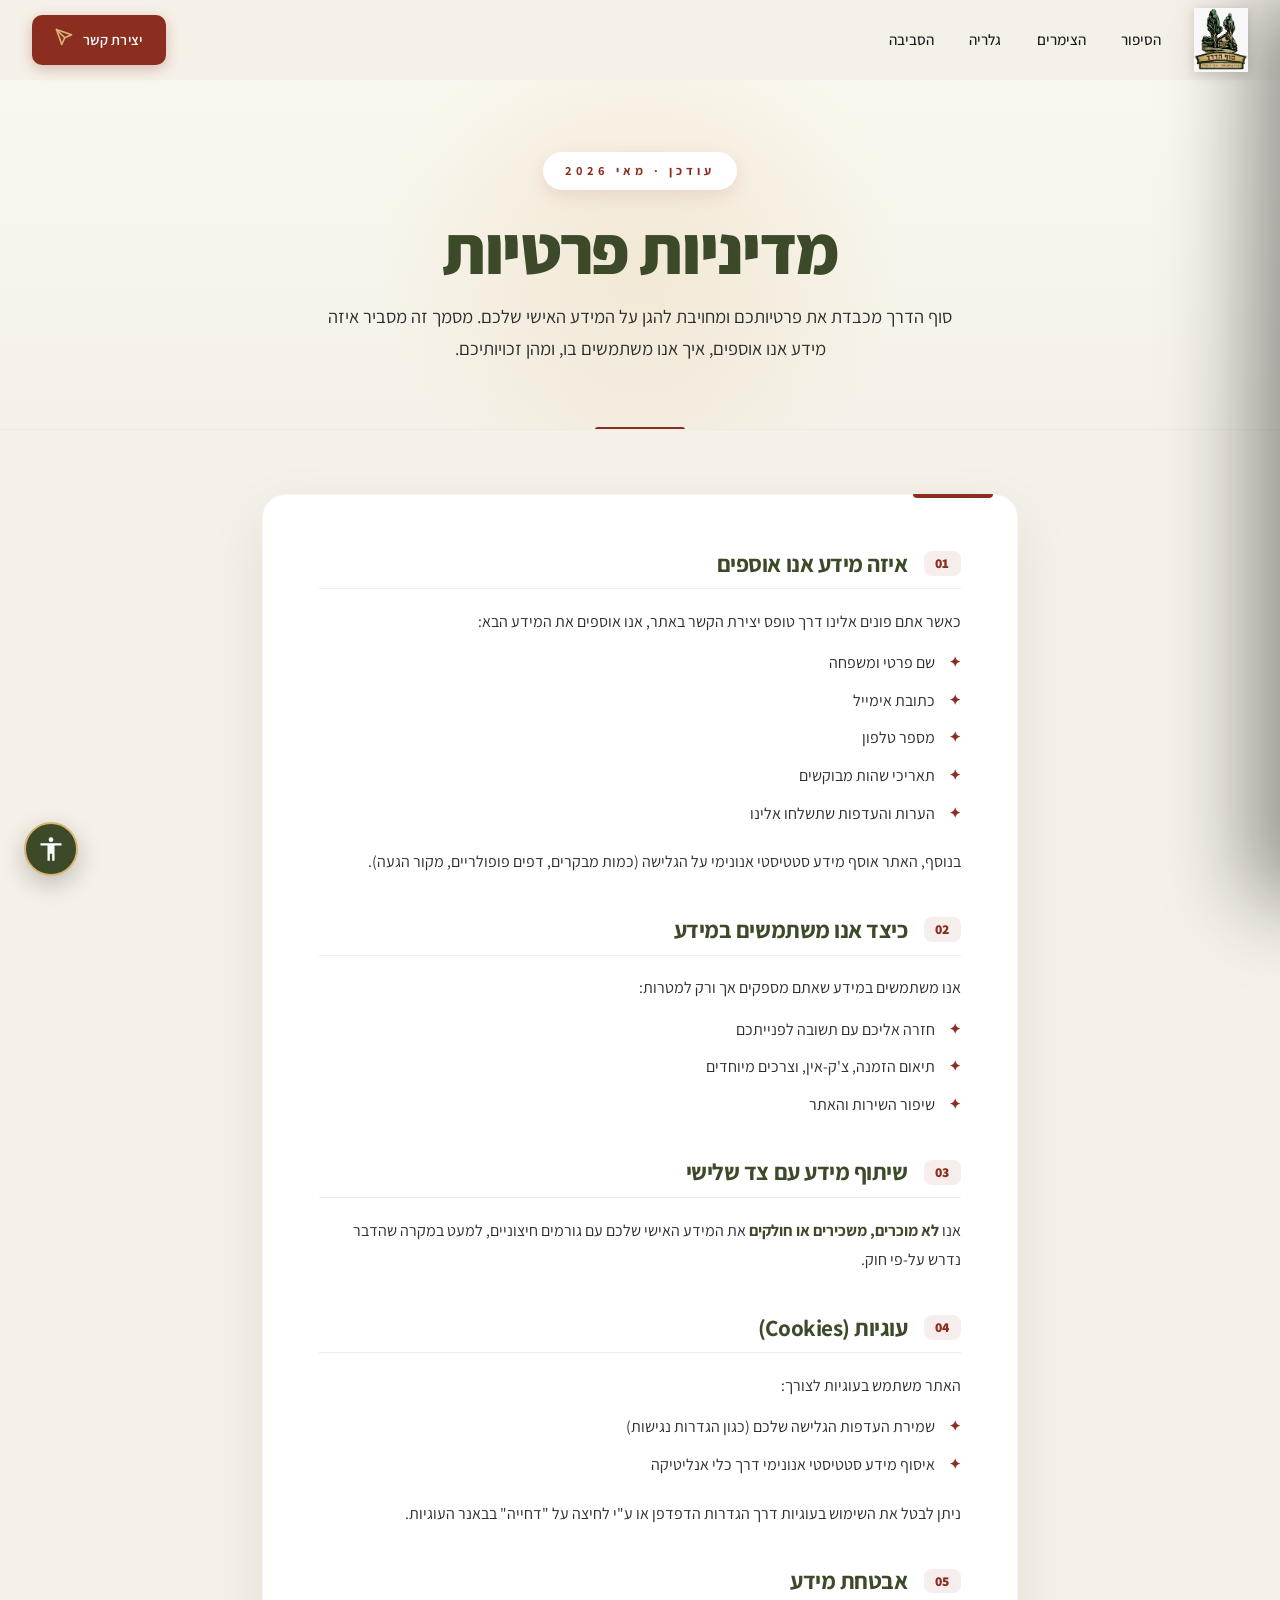
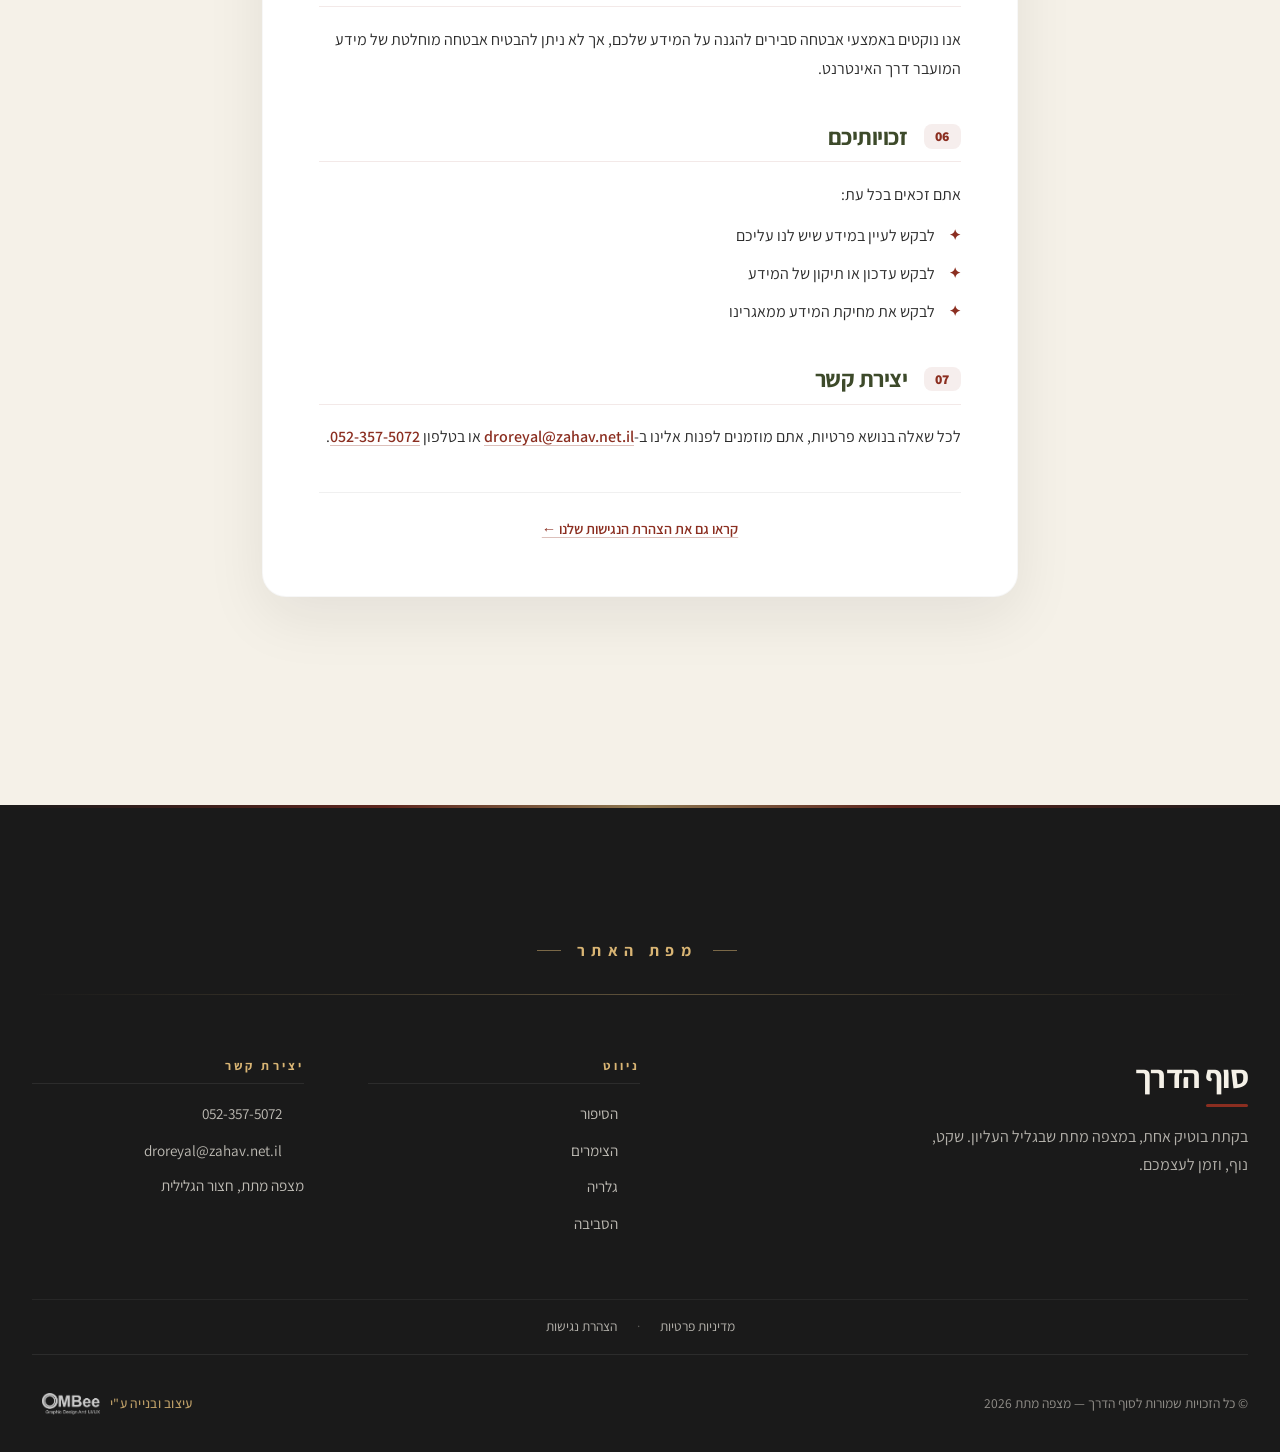
<file: privacy.html>
<!DOCTYPE html>
<html lang="he" dir="rtl">
<head>
  <meta charset="UTF-8">
  <meta name="viewport" content="width=device-width, initial-scale=1.0">
  <title>מדיניות פרטיות · סוף הדרך</title>
  <meta name="description" content="מדיניות הפרטיות של אתר סוף הדרך — איך אנחנו אוספים, משתמשים, ושומרים על המידע שלכם.">
  <link rel="icon" type="image/png" href="images/logo.png">
  <link rel="apple-touch-icon" href="images/logo.png">
  <link rel="preconnect" href="https://fonts.googleapis.com">
  <link rel="preconnect" href="https://fonts.gstatic.com" crossorigin>
  <link href="https://fonts.googleapis.com/css2?family=Assistant:wght@200;300;400;500;600;700;800&display=swap" rel="stylesheet">
  <link rel="stylesheet" href="css/style.css">
</head>
<body>

  <header class="site-header">
    <div class="nav-wrap">
      <a href="index.html" class="logo">
        <img src="images/logo-all.png" alt="סוף הדרך · בקתות במושב מתת" class="logo-img">
      </a>
      <button class="menu-toggle" aria-label="פתח תפריט"><span></span><span></span><span></span></button>
      <nav>
        <ul class="nav-links">
          <li><a href="about.html">הסיפור</a></li>
          <li><a href="rooms.html">הצימרים</a></li>
          <li><a href="gallery.html">גלריה</a></li>
          <li><a href="area.html">הסביבה</a></li>
        </ul>
      </nav>
      <a href="contact.html" class="nav-cta"><span>יצירת קשר</span><span><svg width="18" height="18" viewBox="0 0 24 24" fill="none" stroke="currentColor" stroke-width="2.2" stroke-linecap="round" stroke-linejoin="round" style="transform: scaleX(-1);"><line x1="22" y1="2" x2="11" y2="13"/><polygon points="22 2 15 22 11 13 2 9 22 2"/></svg></span></a>
    </div>
  </header>

  <aside class="mobile-menu" aria-hidden="true">
    <nav class="menu-nav">
      <a href="about.html"><span class="menu-num">01</span><span>הסיפור</span></a>
      <a href="rooms.html"><span class="menu-num">02</span><span>הצימרים</span></a>
      <a href="gallery.html"><span class="menu-num">03</span><span>גלריה</span></a>
      <a href="area.html"><span class="menu-num">04</span><span>הסביבה</span></a>
    </nav>
    <a href="contact.html" class="menu-cta">
      <span>יצירת קשר</span>
      <span class="arrow"><svg width="20" height="20" viewBox="0 0 24 24" fill="none" stroke="currentColor" stroke-width="2.2" stroke-linecap="round" stroke-linejoin="round" style="transform: scaleX(-1);"><line x1="22" y1="2" x2="11" y2="13"/><polygon points="22 2 15 22 11 13 2 9 22 2"/></svg></span>
    </a>
  </aside>
  <div class="menu-backdrop"></div>

  <main class="legal-page">
    <header class="legal-hero">
      <div class="container">
        <span class="legal-eyebrow">עודכן · מאי 2026</span>
        <h1>מדיניות פרטיות</h1>
        <p class="legal-lead">סוף הדרך מכבדת את פרטיותכם ומחויבת להגן על המידע האישי שלכם. מסמך זה מסביר איזה מידע אנו אוספים, איך אנו משתמשים בו, ומהן זכויותיכם.</p>
      </div>
    </header>

    <section class="legal-content">
      <div class="container">
        <article class="legal-card">
          <h2>איזה מידע אנו אוספים</h2>
          <p>כאשר אתם פונים אלינו דרך טופס יצירת הקשר באתר, אנו אוספים את המידע הבא:</p>
          <ul>
            <li>שם פרטי ומשפחה</li>
            <li>כתובת אימייל</li>
            <li>מספר טלפון</li>
            <li>תאריכי שהות מבוקשים</li>
            <li>הערות והעדפות שתשלחו אלינו</li>
          </ul>
          <p>בנוסף, האתר אוסף מידע סטטיסטי אנונימי על הגלישה (כמות מבקרים, דפים פופולריים, מקור הגעה).</p>

          <h2>כיצד אנו משתמשים במידע</h2>
          <p>אנו משתמשים במידע שאתם מספקים אך ורק למטרות:</p>
          <ul>
            <li>חזרה אליכם עם תשובה לפנייתכם</li>
            <li>תיאום הזמנה, צ'ק-אין, וצרכים מיוחדים</li>
            <li>שיפור השירות והאתר</li>
          </ul>

          <h2>שיתוף מידע עם צד שלישי</h2>
          <p>אנו <strong>לא מוכרים, משכירים או חולקים</strong> את המידע האישי שלכם עם גורמים חיצוניים, למעט במקרה שהדבר נדרש על-פי חוק.</p>

          <h2>עוגיות (Cookies)</h2>
          <p>האתר משתמש בעוגיות לצורך:</p>
          <ul>
            <li>שמירת העדפות הגלישה שלכם (כגון הגדרות נגישות)</li>
            <li>איסוף מידע סטטיסטי אנונימי דרך כלי אנליטיקה</li>
          </ul>
          <p>ניתן לבטל את השימוש בעוגיות דרך הגדרות הדפדפן או ע"י לחיצה על "דחייה" בבאנר העוגיות.</p>

          <h2>אבטחת מידע</h2>
          <p>אנו נוקטים באמצעי אבטחה סבירים להגנה על המידע שלכם, אך לא ניתן להבטיח אבטחה מוחלטת של מידע המועבר דרך האינטרנט.</p>

          <h2>זכויותיכם</h2>
          <p>אתם זכאים בכל עת:</p>
          <ul>
            <li>לבקש לעיין במידע שיש לנו עליכם</li>
            <li>לבקש עדכון או תיקון של המידע</li>
            <li>לבקש את מחיקת המידע ממאגרינו</li>
          </ul>

          <h2>יצירת קשר</h2>
          <p>לכל שאלה בנושא פרטיות, אתם מוזמנים לפנות אלינו ב-<a href="mailto:droreyal@zahav.net.il">droreyal@zahav.net.il</a> או בטלפון <a href="tel:+972523575072">052-357-5072</a>.</p>

          <div class="legal-footer">
            <a href="accessibility.html">קראו גם את הצהרת הנגישות שלנו ←</a>
          </div>
        </article>
      </div>
    </section>
  </main>

  <footer class="site-footer">
    <div class="container">
      <div class="footer-top"><span class="footer-label">מפת האתר</span></div>
      <div class="footer-grid">
        <div class="footer-brand">
          <h2>סוף הדרך</h2>
          <p>בקתת בוטיק אחת, במצפה מתת שבגליל העליון. שקט, נוף, וזמן לעצמכם.</p>
        </div>
        <div class="footer-col">
          <h4>ניווט</h4>
          <ul>
            <li><a href="about.html">הסיפור</a></li>
            <li><a href="rooms.html">הצימרים</a></li>
            <li><a href="gallery.html">גלריה</a></li>
            <li><a href="area.html">הסביבה</a></li>
          </ul>
        </div>
        <div class="footer-col">
          <h4>יצירת קשר</h4>
          <ul>
            <li><a href="tel:+972523575072">052-357-5072</a></li>
            <li><a href="mailto:droreyal@zahav.net.il">droreyal@zahav.net.il</a></li>
            <li>מצפה מתת, חצור הגלילית</li>
          </ul>
        </div>
      </div>
      <div class="footer-policy">
        <a href="privacy.html">מדיניות פרטיות</a>
        <span class="sep">·</span>
        <a href="accessibility.html">הצהרת נגישות</a>
      </div>
      <div class="footer-bottom">
        <span>© כל הזכויות שמורות לסוף הדרך — מצפה מתת 2026</span>
        <a href="https://ombee.co.il" target="_blank" rel="noopener" class="ombee-credit">
          <span>עיצוב ובנייה ע"י</span>
          <img src="images/ombee-logo.png" alt="OMBee · עיצוב גרפי ו-UI/UX" class="ombee-logo">
        </a>
      </div>
    </div>
  </footer>

  <!-- Accessibility widget -->
  <button class="a11y-toggle" id="a11y-toggle" aria-label="הגדרות נגישות">
    <svg viewBox="0 0 24 24" fill="currentColor"><path d="M12 2a2 2 0 1 1 0 4 2 2 0 0 1 0-4zM21 9h-6v13h-2v-6h-2v6H9V9H3V7h18v2z"/></svg>
  </button>
  <aside class="a11y-panel" id="a11y-panel" role="dialog" aria-label="הגדרות נגישות">
    <div class="a11y-header">
      <h3>הגדרות נגישות</h3>
      <button class="a11y-close" id="a11y-close" aria-label="סגור">✕</button>
    </div>
    <div class="a11y-body">
      <div class="a11y-grid">
        <button class="a11y-btn" data-class="a11y-highlight-links"><svg viewBox="0 0 24 24" fill="none" stroke="currentColor" stroke-width="2" stroke-linecap="round" stroke-linejoin="round"><path d="M10 13a5 5 0 0 0 7.54.54l3-3a5 5 0 0 0-7.07-7.07L11.76 5.17"/><path d="M14 11a5 5 0 0 0-7.54-.54l-3 3a5 5 0 0 0 7.07 7.07l1.71-1.71"/></svg><span>הדגשת קישורים</span></button>
        <button class="a11y-btn" data-class="a11y-high-contrast"><svg viewBox="0 0 24 24" fill="currentColor"><path d="M12 22c5.5 0 10-4.5 10-10S17.5 2 12 2 2 6.5 2 12s4.5 10 10 10zm0-18v16c-4.4 0-8-3.6-8-8s3.6-8 8-8z"/></svg><span>+ ניגודיות</span></button>
        <button class="a11y-btn" data-class="a11y-spacing"><svg viewBox="0 0 24 24" fill="none" stroke="currentColor" stroke-width="2" stroke-linecap="round" stroke-linejoin="round"><polyline points="21 8 17 12 21 16"/><polyline points="3 8 7 12 3 16"/><line x1="7" y1="12" x2="17" y2="12" stroke-dasharray="2 2"/><line x1="5" y1="4" x2="19" y2="4"/></svg><span>ריווח טקסט</span></button>
        <button class="a11y-btn" data-class="a11y-large-text"><svg viewBox="0 0 24 24" fill="none" stroke="currentColor" stroke-width="2" stroke-linecap="round" stroke-linejoin="round"><path d="M4 7V4h16v3M9 20h6M12 4v16"/></svg><span>טקסט גדול</span></button>
        <button class="a11y-btn" data-class="a11y-no-images"><svg viewBox="0 0 24 24" fill="none" stroke="currentColor" stroke-width="2" stroke-linecap="round" stroke-linejoin="round"><line x1="1" y1="1" x2="23" y2="23"/><path d="M21 21H3a2 2 0 0 1-2-2V5a2 2 0 0 1 2-2h11M21 12V5a2 2 0 0 0-2-2h-3"/><circle cx="8.5" cy="8.5" r="1.5"/><polyline points="21 15 19 13 17 15"/></svg><span>הסתרת תמונות</span></button>
        <button class="a11y-btn" data-class="a11y-no-motion"><svg viewBox="0 0 24 24" fill="none" stroke="currentColor" stroke-width="2" stroke-linecap="round" stroke-linejoin="round"><circle cx="12" cy="12" r="10"/><line x1="4.93" y1="4.93" x2="19.07" y2="19.07"/></svg><span>ביטול הנפשות</span></button>
        <button class="a11y-btn" data-class="a11y-cursor"><svg viewBox="0 0 24 24" fill="none" stroke="currentColor" stroke-width="2" stroke-linecap="round" stroke-linejoin="round"><path d="M5 3l13 9-6 1-1 7z"/></svg><span>סמן</span></button>
        <button class="a11y-btn" data-class="a11y-readable"><svg viewBox="0 0 24 24" fill="currentColor"><text x="12" y="17" text-anchor="middle" font-size="13" font-weight="800" font-family="Arial, sans-serif">Df</text></svg><span>תמיכה בדיסלקסיה</span></button>
        <button class="a11y-btn" data-class="a11y-line-height"><svg viewBox="0 0 24 24" fill="none" stroke="currentColor" stroke-width="2" stroke-linecap="round" stroke-linejoin="round"><line x1="3" y1="6" x2="21" y2="6"/><line x1="3" y1="12" x2="21" y2="12"/><line x1="3" y1="18" x2="21" y2="18"/><polyline points="9 9 12 6 15 9"/><polyline points="9 15 12 18 15 15"/></svg><span>גובה שורה</span></button>
        <button class="a11y-btn" data-class="a11y-descriptions"><svg viewBox="0 0 24 24" fill="none" stroke="currentColor" stroke-width="2" stroke-linecap="round" stroke-linejoin="round"><path d="M21 15a2 2 0 0 1-2 2H7l-4 4V5a2 2 0 0 1 2-2h14a2 2 0 0 1 2 2z"/><line x1="12" y1="8" x2="12" y2="12"/><line x1="12" y1="15" x2="12.01" y2="15"/></svg><span>תיאורים</span></button>
        <button class="a11y-btn" data-class="a11y-low-saturation"><svg viewBox="0 0 24 24" fill="none" stroke="currentColor" stroke-width="2" stroke-linecap="round" stroke-linejoin="round"><path d="M12 2.5C12 2.5 6 9 6 14a6 6 0 0 0 12 0c0-5-6-11.5-6-11.5z"/></svg><span>רווי</span></button>
        <button class="a11y-btn" data-class="a11y-align-text"><svg viewBox="0 0 24 24" fill="none" stroke="currentColor" stroke-width="2" stroke-linecap="round" stroke-linejoin="round"><line x1="3" y1="6" x2="21" y2="6"/><line x1="9" y1="12" x2="21" y2="12"/><line x1="3" y1="18" x2="21" y2="18"/><line x1="9" y1="24" x2="21" y2="24" stroke-dasharray="0"/></svg><span>יישור טקסט</span></button>
      </div>
      <button class="a11y-reset" id="a11y-reset">
        <svg viewBox="0 0 24 24" fill="none" stroke="currentColor" stroke-width="2.2" stroke-linecap="round" stroke-linejoin="round"><polyline points="23 4 23 10 17 10"/><path d="M20.49 15a9 9 0 1 1-2.12-9.36L23 10"/></svg>
        <span>איפוס את כל הגדרות הנגישות</span>
      </button>
      <div class="a11y-links">
        <a href="accessibility.html" class="a11y-link-card">
          <span class="a11y-link-icon"><svg viewBox="0 0 24 24" fill="none" stroke="currentColor" stroke-width="2" stroke-linecap="round" stroke-linejoin="round"><path d="M14 2H6a2 2 0 0 0-2 2v16a2 2 0 0 0 2 2h12a2 2 0 0 0 2-2V8z"/><polyline points="14 2 14 8 20 8"/><line x1="9" y1="13" x2="15" y2="13"/><line x1="9" y1="17" x2="15" y2="17"/></svg></span>
          <span class="a11y-link-label">הצהרת נגישות</span>
          <svg class="a11y-link-arrow" viewBox="0 0 24 24" fill="none" stroke="currentColor" stroke-width="2.2" stroke-linecap="round" stroke-linejoin="round"><polyline points="15 18 9 12 15 6"/></svg>
        </a>
        <a href="privacy.html" class="a11y-link-card">
          <span class="a11y-link-icon"><svg viewBox="0 0 24 24" fill="none" stroke="currentColor" stroke-width="2" stroke-linecap="round" stroke-linejoin="round"><rect x="3" y="11" width="18" height="11" rx="2" ry="2"/><path d="M7 11V7a5 5 0 0 1 10 0v4"/></svg></span>
          <span class="a11y-link-label">מדיניות פרטיות</span>
          <svg class="a11y-link-arrow" viewBox="0 0 24 24" fill="none" stroke="currentColor" stroke-width="2.2" stroke-linecap="round" stroke-linejoin="round"><polyline points="15 18 9 12 15 6"/></svg>
        </a>
      </div>
    </div>
  </aside>

  <!-- Cookie banner -->
  <div class="cookie-banner" id="cookie-banner">
    <div class="cb-icon">🍪</div>
    <div class="cb-text">
      <strong>אנחנו משתמשים בעוגיות</strong>
      האתר משתמש בעוגיות לשיפור חוויית הגלישה ולשמירת הגדרות הנגישות שלכם. <a href="privacy.html">קראו במדיניות הפרטיות</a>.
    </div>
    <div class="cb-actions">
      <button class="cb-decline">דחייה</button>
      <button class="primary cb-accept">אישור</button>
    </div>
  </div>

  <script src="js/main.js"></script>
</body>
</html>
</file>
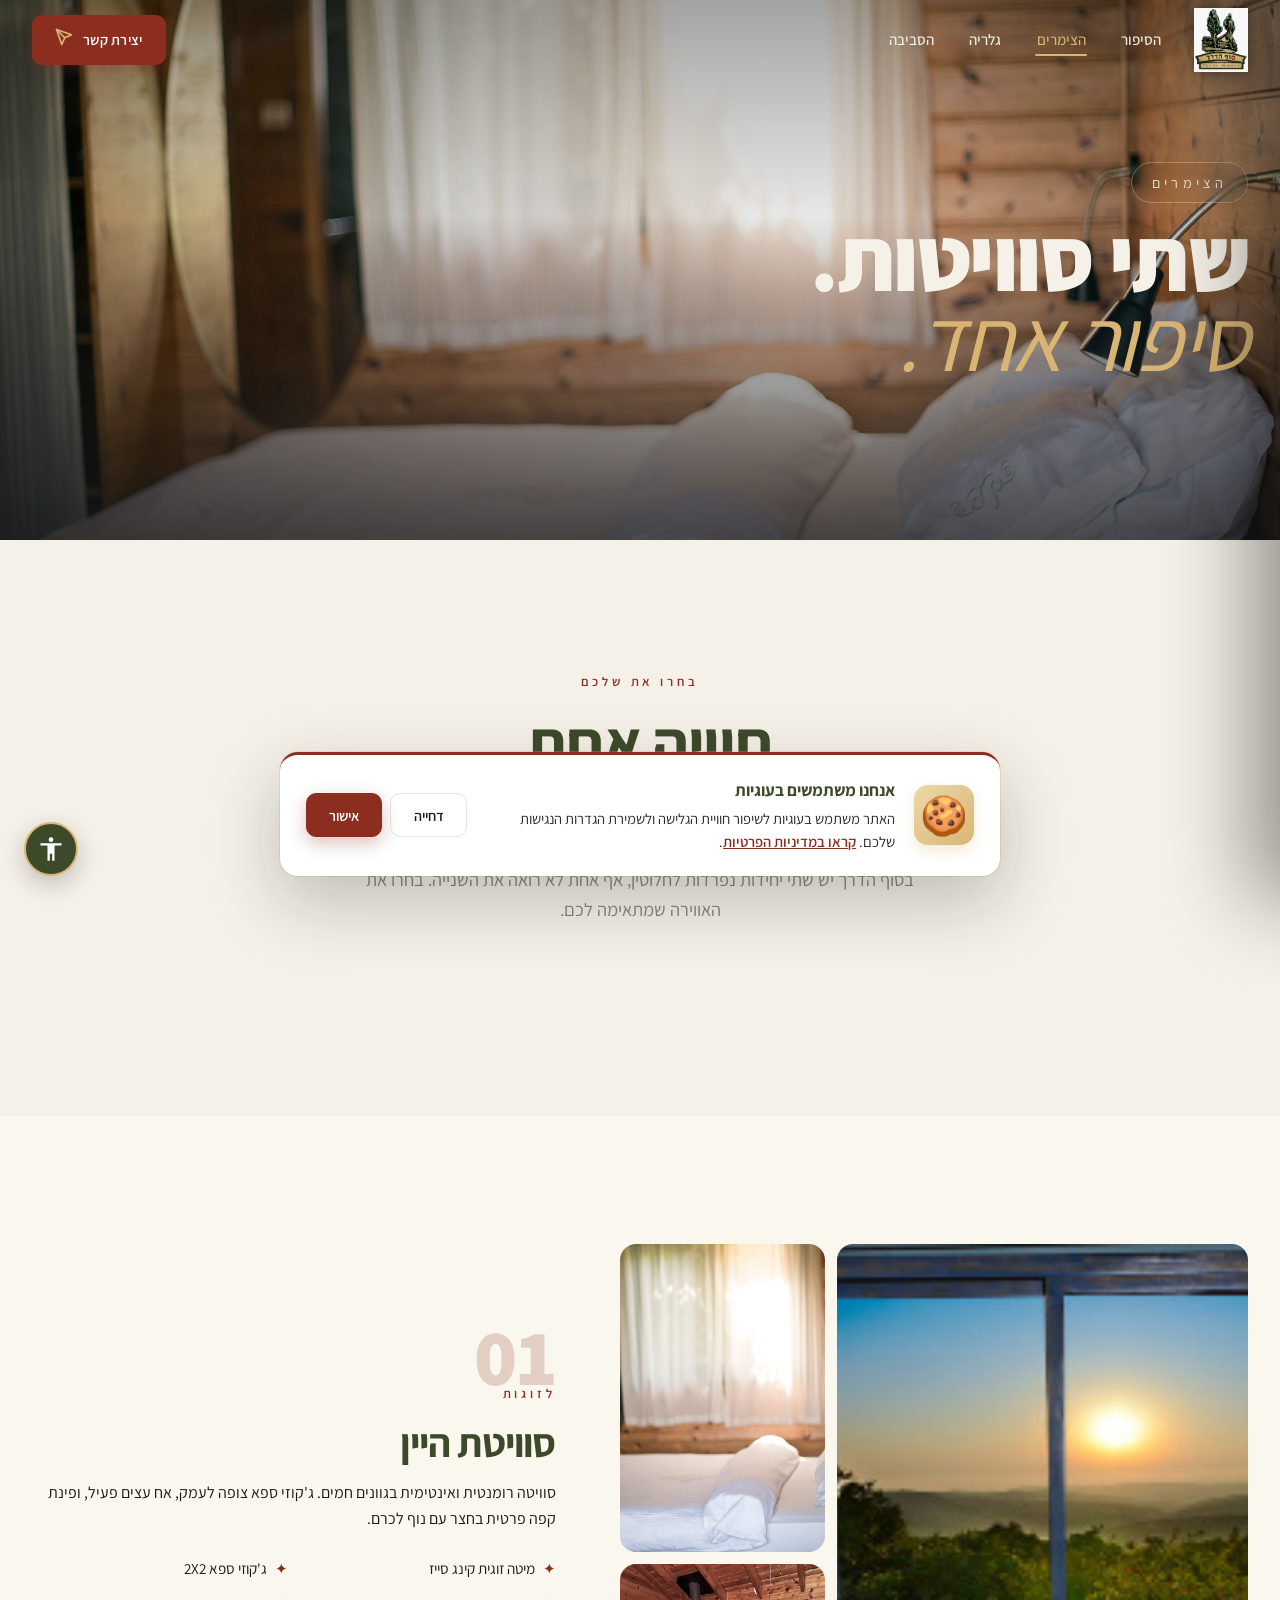
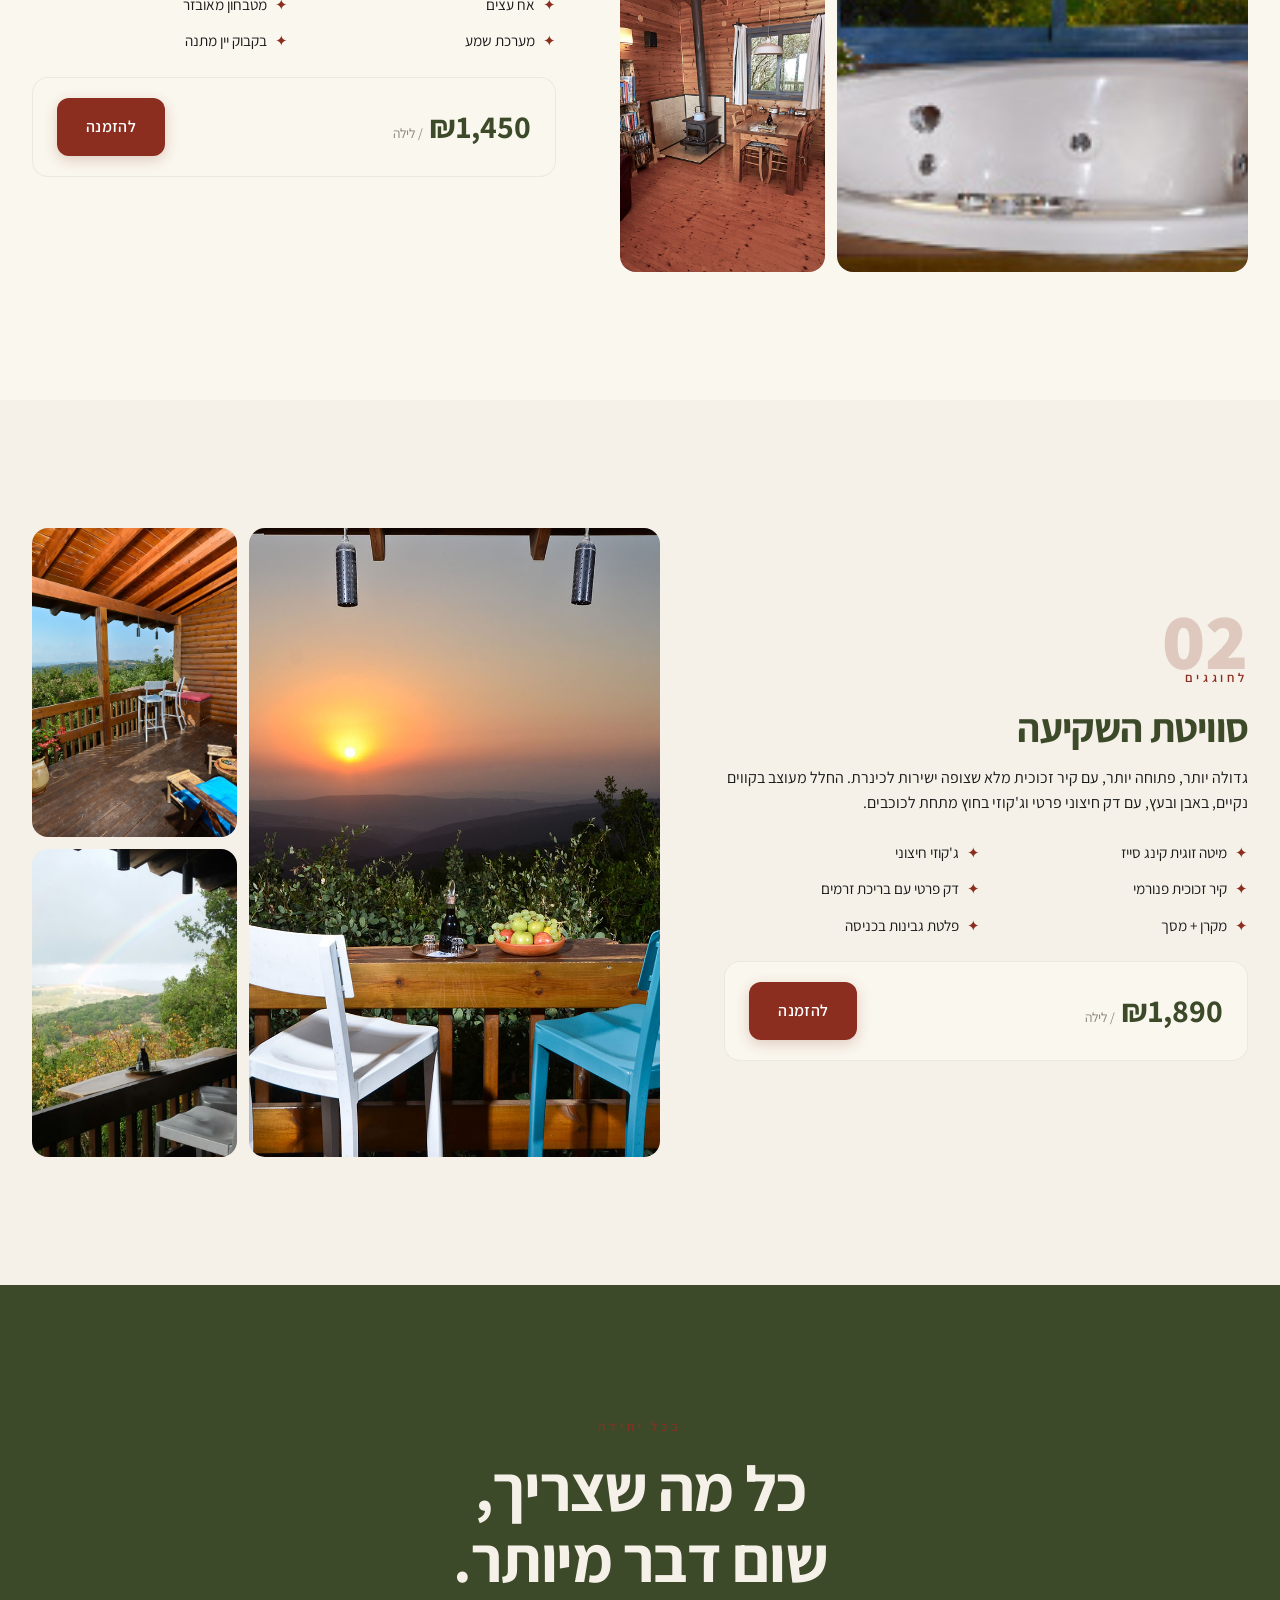
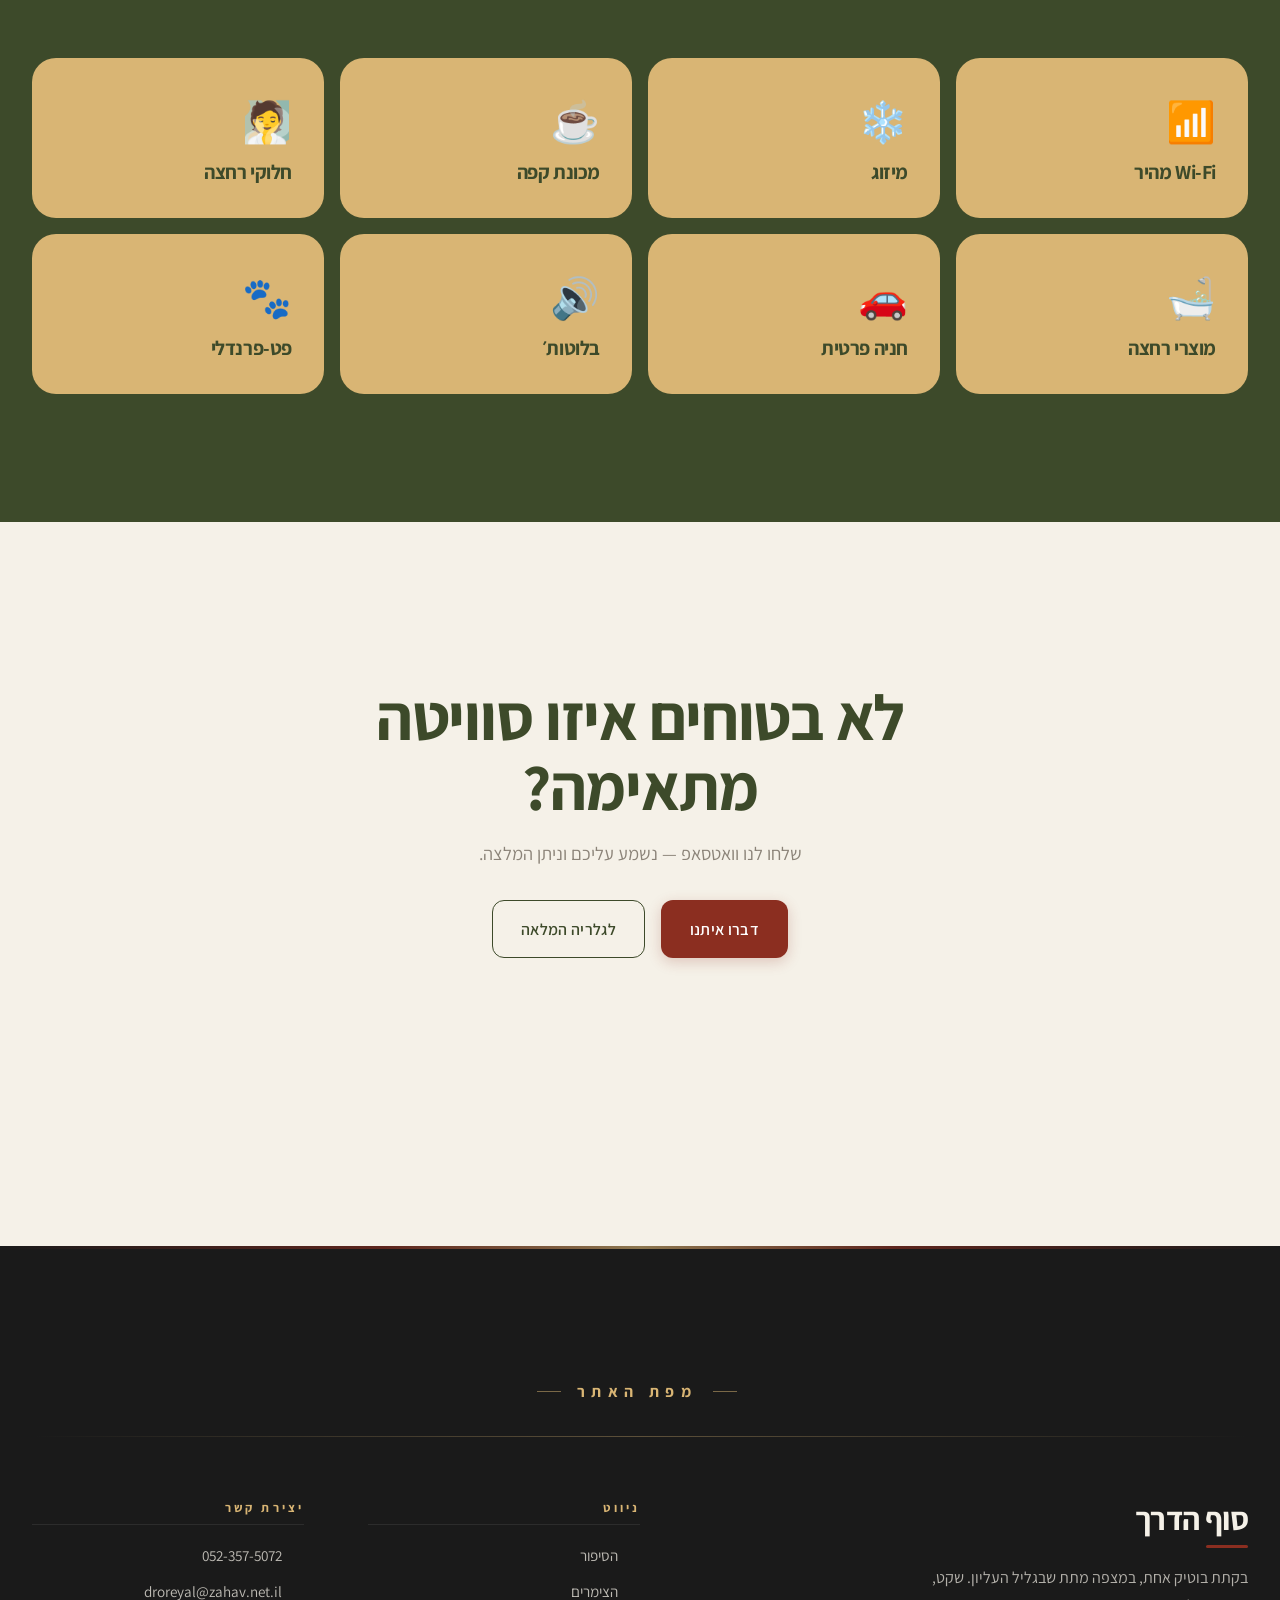
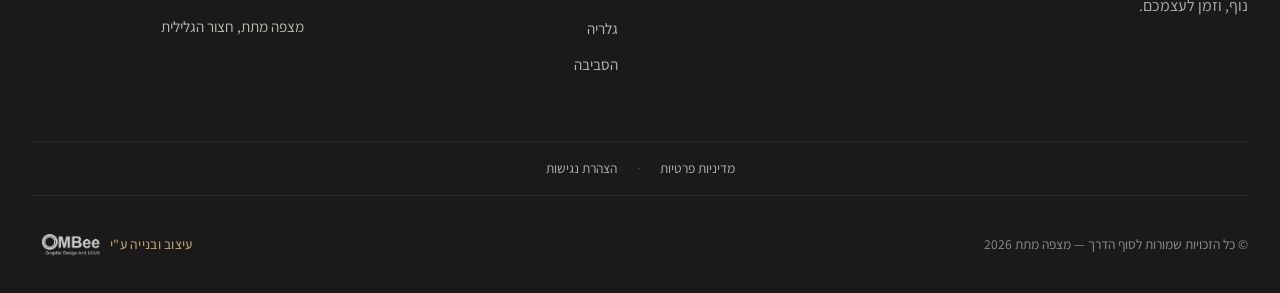
<file: rooms.html>
<!DOCTYPE html>
<html lang="he" dir="rtl">
<head>
  <meta charset="UTF-8">
  <meta name="viewport" content="width=device-width, initial-scale=1.0">
  <title>הצימרים · סוף הדרך</title>
  <meta name="description" content="הצימרים והסוויטות בסוף הדרך. ג'קוזי פרטי, מטבחון מאובזר ונוף לגליל.">
  <link rel="icon" type="image/png" href="images/logo.png">
  <link rel="apple-touch-icon" href="images/logo.png">
  <link rel="preconnect" href="https://fonts.googleapis.com">
  <link rel="preconnect" href="https://fonts.gstatic.com" crossorigin>
  <link href="https://fonts.googleapis.com/css2?family=Assistant:wght@200;300;400;500;600;700;800&display=swap" rel="stylesheet">
  <link rel="stylesheet" href="css/style.css">
  <style>
    /* Page-specific styles */
    .room-feature-list {
      display: grid;
      grid-template-columns: repeat(2, 1fr);
      gap: 0.75rem;
      margin: 1.5rem 0;
      list-style: none;
    }
    .room-feature-list li {
      display: flex;
      align-items: center;
      gap: 0.5rem;
      font-size: 0.95rem;
    }
    .room-feature-list li::before {
      content: '✦';
      color: var(--ember);
    }
    .room-showcase {
      display: grid;
      grid-template-columns: 1.2fr 1fr;
      gap: var(--space-lg);
      align-items: center;
      margin-bottom: var(--space-xl);
    }
    .room-showcase.reverse { direction: ltr; }
    .room-showcase.reverse > * { direction: rtl; }
    .room-showcase:last-child { margin-bottom: 0; }
    .room-images {
      display: grid;
      grid-template-columns: 2fr 1fr;
      grid-template-rows: 1fr 1fr;
      gap: 0.75rem;
      aspect-ratio: 4/4;
    }
    .room-images img {
      width: 100%;
      height: 100%;
      object-fit: cover;
      border-radius: 16px;
    }
    .room-images img:first-child {
      grid-row: 1 / 3;
    }
    .room-number {
      font-family: var(--font-display);
      font-size: 5rem;
      font-weight: 800;
      color: var(--ember);
      line-height: 1;
      opacity: 0.2;
      margin-bottom: -1rem;
    }
    .price-box {
      background: var(--off-white-pure);
      border: 1px solid rgba(0,0,0,0.06);
      border-radius: 16px;
      padding: 1.25rem 1.5rem;
      display: flex;
      justify-content: space-between;
      align-items: center;
      margin: 1.5rem 0;
    }
    .price-box .price {
      font-family: var(--font-display);
      font-size: 2rem;
      font-weight: 700;
      color: var(--olive-deep);
    }
    .price-box .price small {
      font-size: 0.85rem;
      font-weight: 400;
      color: var(--muted);
    }
    @media (max-width: 900px) {
      .room-showcase { grid-template-columns: 1fr; }
      .room-feature-list { grid-template-columns: 1fr; }
    }
  </style>
</head>
<body>

  <header class="site-header dark-bg">
    <div class="nav-wrap">
      <a href="index.html" class="logo">
        <img src="images/logo-all.png" alt="סוף הדרך · בקתות במושב מתת" class="logo-img">
      </a>
      <button class="menu-toggle" aria-label="פתח תפריט"><span></span><span></span><span></span></button>
      <nav>
        <ul class="nav-links">
          <li><a href="about.html">הסיפור</a></li>
          <li><a href="rooms.html">הצימרים</a></li>
          <li><a href="gallery.html">גלריה</a></li>
          <li><a href="area.html">הסביבה</a></li>
        </ul>
      </nav>
      <a href="contact.html" class="nav-cta"><span>יצירת קשר</span><span><svg width="18" height="18" viewBox="0 0 24 24" fill="none" stroke="currentColor" stroke-width="2.2" stroke-linecap="round" stroke-linejoin="round" style="transform: scaleX(-1);"><line x1="22" y1="2" x2="11" y2="13"/><polygon points="22 2 15 22 11 13 2 9 22 2"/></svg></span></a>
    </div>
  </header>

  <aside class="mobile-menu" aria-hidden="true">
    <nav class="menu-nav">
      <a href="about.html"><span class="menu-num">01</span><span>הסיפור</span></a>
      <a href="rooms.html"><span class="menu-num">02</span><span>הצימרים</span></a>
      <a href="gallery.html"><span class="menu-num">03</span><span>גלריה</span></a>
      <a href="area.html"><span class="menu-num">04</span><span>הסביבה</span></a>
    </nav>
    <a href="contact.html" class="menu-cta">
      <span>יצירת קשר</span>
      <span class="arrow"><svg width="20" height="20" viewBox="0 0 24 24" fill="none" stroke="currentColor" stroke-width="2.2" stroke-linecap="round" stroke-linejoin="round" style="transform: scaleX(-1);"><line x1="22" y1="2" x2="11" y2="13"/><polygon points="22 2 15 22 11 13 2 9 22 2"/></svg></span>
    </a>
  </aside>
  <div class="menu-backdrop"></div>

  <!-- ===== Page Hero ===== -->
  <section class="hero page-hero">
    <div class="hero-bg">
      <img src="images/bed.jpg" alt="חדר שינה עם קירות עץ">
    </div>
    <div class="container hero-content">
      <span class="hero-eyebrow">הצימרים</span>
      <h1>שתי סוויטות.<br><span class="accent">סיפור אחד.</span></h1>
    </div>
  </section>

  <!-- ===== Intro ===== -->
  <section class="section">
    <div class="container">
      <div class="section-header reveal">
        <span class="section-eyebrow">בחרו את שלכם</span>
        <h2 class="section-title">חוויה אחת,<br>שתי דרכים לחיות אותה.</h2>
        <p class="section-subtitle">בסוף הדרך יש שתי יחידות נפרדות לחלוטין, אף אחת לא רואה את השנייה. בחרו את האווירה שמתאימה לכם.</p>
      </div>
    </div>
  </section>

  <!-- ===== Room 1 ===== -->
  <section class="section section-cream">
    <div class="container">
      <div class="room-showcase reveal">
        <div class="room-images">
          <img src="images/jakuzi.jpg" alt="ג'קוזי עם שקיעה">
          <img src="images/bed.jpg" alt="חדר השינה">
          <img src="images/inside.jpg" alt="פינת הסלון">
        </div>
        <div>
          <div class="room-number">01</div>
          <span class="section-eyebrow">לזוגות</span>
          <h2 class="section-title" style="font-size: 2.5rem;">סוויטת היין</h2>
          <p>סוויטה רומנטית ואינטימית בגוונים חמים. ג'קוזי ספא צופה לעמק, אח עצים פעיל, ופינת קפה פרטית בחצר עם נוף לכרם.</p>
          <ul class="room-feature-list">
            <li>מיטה זוגית קינג סייז</li>
            <li>ג'קוזי ספא 2X2</li>
            <li>אח עצים</li>
            <li>מטבחון מאובזר</li>
            <li>מערכת שמע</li>
            <li>בקבוק יין מתנה</li>
          </ul>
          <div class="price-box">
            <div class="price">₪1,450 <small>/ לילה</small></div>
            <a href="contact.html" class="btn btn-primary">להזמנה</a>
          </div>
        </div>
      </div>
    </div>
  </section>

  <!-- ===== Room 2 ===== -->
  <section class="section">
    <div class="container">
      <div class="room-showcase reverse reveal">
        <div class="room-images">
          <img src="images/shkia1.jpg" alt="שקיעה מהמרפסת">
          <img src="images/balkon_new.jpg" alt="המרפסת">
          <img src="images/balkon_chair.jpg" alt="הנוף מהמרפסת">
        </div>
        <div>
          <div class="room-number">02</div>
          <span class="section-eyebrow">לחוגגים</span>
          <h2 class="section-title" style="font-size: 2.5rem;">סוויטת השקיעה</h2>
          <p>גדולה יותר, פתוחה יותר, עם קיר זכוכית מלא שצופה ישירות לכינרת. החלל מעוצב בקווים נקיים, באבן ובעץ, עם דק חיצוני פרטי וג'קוזי בחוץ מתחת לכוכבים.</p>
          <ul class="room-feature-list">
            <li>מיטה זוגית קינג סייז</li>
            <li>ג'קוזי חיצוני</li>
            <li>קיר זכוכית פנורמי</li>
            <li>דק פרטי עם בריכת זרמים</li>
            <li>מקרן + מסך</li>
            <li>פלטת גבינות בכניסה</li>
          </ul>
          <div class="price-box">
            <div class="price">₪1,890 <small>/ לילה</small></div>
            <a href="contact.html" class="btn btn-primary">להזמנה</a>
          </div>
        </div>
      </div>
    </div>
  </section>

  <!-- ===== Amenities ===== -->
  <section class="section section-dark">
    <div class="container">
      <div class="section-header reveal">
        <span class="section-eyebrow">בכל יחידה</span>
        <h2 class="section-title">כל מה שצריך,<br>שום דבר מיותר.</h2>
      </div>

      <div class="bento" style="grid-auto-rows: 160px;">
        <div class="bento-item bento-feature reveal"><div class="icon">📶</div><h3>Wi-Fi מהיר</h3></div>
        <div class="bento-item bento-feature reveal"><div class="icon">❄️</div><h3>מיזוג</h3></div>
        <div class="bento-item bento-feature reveal"><div class="icon">☕</div><h3>מכונת קפה</h3></div>
        <div class="bento-item bento-feature reveal"><div class="icon">🧖</div><h3>חלוקי רחצה</h3></div>
        <div class="bento-item bento-feature reveal"><div class="icon">🛁</div><h3>מוצרי רחצה</h3></div>
        <div class="bento-item bento-feature reveal"><div class="icon">🚗</div><h3>חניה פרטית</h3></div>
        <div class="bento-item bento-feature reveal"><div class="icon">🔊</div><h3>בלוטות׳</h3></div>
        <div class="bento-item bento-feature reveal"><div class="icon">🐾</div><h3>פט-פרנדלי</h3></div>
      </div>
    </div>
  </section>

  <!-- ===== CTA ===== -->
  <section class="section">
    <div class="container">
      <div class="testimonial reveal">
        <h2 class="section-title">לא בטוחים איזו סוויטה מתאימה?</h2>
        <p class="section-subtitle">שלחו לנו וואטסאפ — נשמע עליכם וניתן המלצה.</p>
        <div style="margin-top: var(--space-md); display: flex; gap: 1rem; justify-content: center; flex-wrap: wrap;">
          <a href="https://wa.me/972523575072" class="btn btn-primary">דברו איתנו</a>
          <a href="gallery.html" class="btn btn-outline">לגלריה המלאה</a>
        </div>
      </div>
    </div>
  </section>

  <footer class="site-footer">
    <div class="container">
      <div class="footer-top">
        <span class="footer-label">מפת האתר</span>
      </div>
      <div class="footer-grid">
        <div class="footer-brand">
          <h2>סוף הדרך</h2>
          <p>בקתת בוטיק אחת, במצפה מתת שבגליל העליון. שקט, נוף, וזמן לעצמכם.</p>
        </div>
        <div class="footer-col">
          <h4>ניווט</h4>
          <ul>
            <li><a href="about.html">הסיפור</a></li>
            <li><a href="rooms.html">הצימרים</a></li>
            <li><a href="gallery.html">גלריה</a></li>
            <li><a href="area.html">הסביבה</a></li>
          </ul>
        </div>
        <div class="footer-col">
          <h4>יצירת קשר</h4>
          <ul>
            <li><a href="tel:+972523575072">052-357-5072</a></li>
            <li><a href="mailto:droreyal@zahav.net.il">droreyal@zahav.net.il</a></li>
            <li>מצפה מתת, חצור הגלילית</li>
          </ul>
        </div>
      </div>
      <div class="footer-policy">
        <a href="privacy.html">מדיניות פרטיות</a>
        <span class="sep">·</span>
        <a href="accessibility.html">הצהרת נגישות</a>
      </div>
      <div class="footer-bottom">
        <span>© כל הזכויות שמורות לסוף הדרך — מצפה מתת 2026</span>
        <a href="https://ombee.co.il" target="_blank" rel="noopener" class="ombee-credit">
          <span>עיצוב ובנייה ע"י</span>
          <img src="images/ombee-logo.png" alt="OMBee · עיצוב גרפי ו-UI/UX" class="ombee-logo">
        </a>
      </div>
    </div>
  </footer>

  <!-- Accessibility widget -->
  <button class="a11y-toggle" id="a11y-toggle" aria-label="הגדרות נגישות">
    <svg viewBox="0 0 24 24" fill="currentColor"><path d="M12 2a2 2 0 1 1 0 4 2 2 0 0 1 0-4zM21 9h-6v13h-2v-6h-2v6H9V9H3V7h18v2z"/></svg>
  </button>
  <aside class="a11y-panel" id="a11y-panel" role="dialog" aria-label="הגדרות נגישות">
    <div class="a11y-header">
      <h3>הגדרות נגישות</h3>
      <button class="a11y-close" id="a11y-close" aria-label="סגור">✕</button>
    </div>
    <div class="a11y-body">
      <div class="a11y-grid">
        <button class="a11y-btn" data-class="a11y-highlight-links"><svg viewBox="0 0 24 24" fill="none" stroke="currentColor" stroke-width="2" stroke-linecap="round" stroke-linejoin="round"><path d="M10 13a5 5 0 0 0 7.54.54l3-3a5 5 0 0 0-7.07-7.07L11.76 5.17"/><path d="M14 11a5 5 0 0 0-7.54-.54l-3 3a5 5 0 0 0 7.07 7.07l1.71-1.71"/></svg><span>הדגשת קישורים</span></button>
        <button class="a11y-btn" data-class="a11y-high-contrast"><svg viewBox="0 0 24 24" fill="currentColor"><path d="M12 22c5.5 0 10-4.5 10-10S17.5 2 12 2 2 6.5 2 12s4.5 10 10 10zm0-18v16c-4.4 0-8-3.6-8-8s3.6-8 8-8z"/></svg><span>+ ניגודיות</span></button>
        <button class="a11y-btn" data-class="a11y-spacing"><svg viewBox="0 0 24 24" fill="none" stroke="currentColor" stroke-width="2" stroke-linecap="round" stroke-linejoin="round"><polyline points="21 8 17 12 21 16"/><polyline points="3 8 7 12 3 16"/><line x1="7" y1="12" x2="17" y2="12" stroke-dasharray="2 2"/><line x1="5" y1="4" x2="19" y2="4"/></svg><span>ריווח טקסט</span></button>
        <button class="a11y-btn" data-class="a11y-large-text"><svg viewBox="0 0 24 24" fill="none" stroke="currentColor" stroke-width="2" stroke-linecap="round" stroke-linejoin="round"><path d="M4 7V4h16v3M9 20h6M12 4v16"/></svg><span>טקסט גדול</span></button>
        <button class="a11y-btn" data-class="a11y-no-images"><svg viewBox="0 0 24 24" fill="none" stroke="currentColor" stroke-width="2" stroke-linecap="round" stroke-linejoin="round"><line x1="1" y1="1" x2="23" y2="23"/><path d="M21 21H3a2 2 0 0 1-2-2V5a2 2 0 0 1 2-2h11M21 12V5a2 2 0 0 0-2-2h-3"/><circle cx="8.5" cy="8.5" r="1.5"/><polyline points="21 15 19 13 17 15"/></svg><span>הסתרת תמונות</span></button>
        <button class="a11y-btn" data-class="a11y-no-motion"><svg viewBox="0 0 24 24" fill="none" stroke="currentColor" stroke-width="2" stroke-linecap="round" stroke-linejoin="round"><circle cx="12" cy="12" r="10"/><line x1="4.93" y1="4.93" x2="19.07" y2="19.07"/></svg><span>ביטול הנפשות</span></button>
        <button class="a11y-btn" data-class="a11y-cursor"><svg viewBox="0 0 24 24" fill="none" stroke="currentColor" stroke-width="2" stroke-linecap="round" stroke-linejoin="round"><path d="M5 3l13 9-6 1-1 7z"/></svg><span>סמן</span></button>
        <button class="a11y-btn" data-class="a11y-readable"><svg viewBox="0 0 24 24" fill="currentColor"><text x="12" y="17" text-anchor="middle" font-size="13" font-weight="800" font-family="Arial, sans-serif">Df</text></svg><span>תמיכה בדיסלקסיה</span></button>
        <button class="a11y-btn" data-class="a11y-line-height"><svg viewBox="0 0 24 24" fill="none" stroke="currentColor" stroke-width="2" stroke-linecap="round" stroke-linejoin="round"><line x1="3" y1="6" x2="21" y2="6"/><line x1="3" y1="12" x2="21" y2="12"/><line x1="3" y1="18" x2="21" y2="18"/><polyline points="9 9 12 6 15 9"/><polyline points="9 15 12 18 15 15"/></svg><span>גובה שורה</span></button>
        <button class="a11y-btn" data-class="a11y-descriptions"><svg viewBox="0 0 24 24" fill="none" stroke="currentColor" stroke-width="2" stroke-linecap="round" stroke-linejoin="round"><path d="M21 15a2 2 0 0 1-2 2H7l-4 4V5a2 2 0 0 1 2-2h14a2 2 0 0 1 2 2z"/><line x1="12" y1="8" x2="12" y2="12"/><line x1="12" y1="15" x2="12.01" y2="15"/></svg><span>תיאורים</span></button>
        <button class="a11y-btn" data-class="a11y-low-saturation"><svg viewBox="0 0 24 24" fill="none" stroke="currentColor" stroke-width="2" stroke-linecap="round" stroke-linejoin="round"><path d="M12 2.5C12 2.5 6 9 6 14a6 6 0 0 0 12 0c0-5-6-11.5-6-11.5z"/></svg><span>רווי</span></button>
        <button class="a11y-btn" data-class="a11y-align-text"><svg viewBox="0 0 24 24" fill="none" stroke="currentColor" stroke-width="2" stroke-linecap="round" stroke-linejoin="round"><line x1="3" y1="6" x2="21" y2="6"/><line x1="9" y1="12" x2="21" y2="12"/><line x1="3" y1="18" x2="21" y2="18"/><line x1="9" y1="24" x2="21" y2="24" stroke-dasharray="0"/></svg><span>יישור טקסט</span></button>
      </div>
      <button class="a11y-reset" id="a11y-reset">
        <svg viewBox="0 0 24 24" fill="none" stroke="currentColor" stroke-width="2.2" stroke-linecap="round" stroke-linejoin="round"><polyline points="23 4 23 10 17 10"/><path d="M20.49 15a9 9 0 1 1-2.12-9.36L23 10"/></svg>
        <span>איפוס את כל הגדרות הנגישות</span>
      </button>
      <div class="a11y-links">
        <a href="accessibility.html" class="a11y-link-card">
          <span class="a11y-link-icon"><svg viewBox="0 0 24 24" fill="none" stroke="currentColor" stroke-width="2" stroke-linecap="round" stroke-linejoin="round"><path d="M14 2H6a2 2 0 0 0-2 2v16a2 2 0 0 0 2 2h12a2 2 0 0 0 2-2V8z"/><polyline points="14 2 14 8 20 8"/><line x1="9" y1="13" x2="15" y2="13"/><line x1="9" y1="17" x2="15" y2="17"/></svg></span>
          <span class="a11y-link-label">הצהרת נגישות</span>
          <svg class="a11y-link-arrow" viewBox="0 0 24 24" fill="none" stroke="currentColor" stroke-width="2.2" stroke-linecap="round" stroke-linejoin="round"><polyline points="15 18 9 12 15 6"/></svg>
        </a>
        <a href="privacy.html" class="a11y-link-card">
          <span class="a11y-link-icon"><svg viewBox="0 0 24 24" fill="none" stroke="currentColor" stroke-width="2" stroke-linecap="round" stroke-linejoin="round"><rect x="3" y="11" width="18" height="11" rx="2" ry="2"/><path d="M7 11V7a5 5 0 0 1 10 0v4"/></svg></span>
          <span class="a11y-link-label">מדיניות פרטיות</span>
          <svg class="a11y-link-arrow" viewBox="0 0 24 24" fill="none" stroke="currentColor" stroke-width="2.2" stroke-linecap="round" stroke-linejoin="round"><polyline points="15 18 9 12 15 6"/></svg>
        </a>
      </div>
    </div>
  </aside>

  <!-- Cookie banner -->
  <div class="cookie-banner" id="cookie-banner">
    <div class="cb-icon">🍪</div>
    <div class="cb-text">
      <strong>אנחנו משתמשים בעוגיות</strong>
      האתר משתמש בעוגיות לשיפור חוויית הגלישה ולשמירת הגדרות הנגישות שלכם. <a href="privacy.html">קראו במדיניות הפרטיות</a>.
    </div>
    <div class="cb-actions">
      <button class="cb-decline">דחייה</button>
      <button class="primary cb-accept">אישור</button>
    </div>
  </div>

  <script src="js/main.js"></script>
</body>
</html>
</file>
<file: css/style.css>
/* ============================================
   סוף הדרך - Design System
   Earth & Ember Palette
   ============================================ */

:root {
  /* Colors — Sourced from logo-all.png */
  --olive-deep: #3D4A2A;       /* Tree trunks & lower banner */
  --olive-darker: #2A3320;     /* Darker green tones */
  --leaf-green: #7A9B5A;       /* Bright tree leaves */
  --leaf-shadow: #4D6638;      /* Tree leaf shadows */
  --cream-warm: #D9B574;       /* The golden ribbon */
  --cream-light: #ECD9A8;      /* Lighter golden cream */
  --ember: #8B2E20;            /* Maroon — "סוף הדרך" text */
  --ember-dark: #5C1E15;       /* Deep maroon hover */
  --wood: #8B6F47;             /* Cabin log brown */
  --off-white: #F5F1E8;
  --off-white-pure: #FAF7EE;
  --charcoal: #1A1A1A;
  --charcoal-soft: #2D2D2D;
  --muted: #8B8378;

  /* Typography */
  --font-display: 'Assistant', sans-serif;
  --font-body: 'Assistant', sans-serif;

  /* Spacing */
  --space-xs: 0.5rem;
  --space-sm: 1rem;
  --space-md: 2rem;
  --space-lg: 4rem;
  --space-xl: 8rem;

  /* Layout */
  --max-width: 1400px;
  --header-height: 80px;

  /* Effects */
  --shadow-soft: 0 10px 40px rgba(26, 26, 26, 0.08);
  --shadow-strong: 0 20px 60px rgba(26, 26, 26, 0.15);
  --transition: cubic-bezier(0.22, 1, 0.36, 1);
}

/* ============================================
   Reset & Base
   ============================================ */

*, *::before, *::after {
  margin: 0;
  padding: 0;
  box-sizing: border-box;
}

html {
  scroll-behavior: smooth;
  font-size: 16px;
}

body {
  font-family: var(--font-body);
  background: var(--off-white);
  color: var(--charcoal);
  line-height: 1.6;
  direction: rtl;
  overflow-x: hidden;
  -webkit-font-smoothing: antialiased;
  -moz-osx-font-smoothing: grayscale;
}

img {
  max-width: 100%;
  display: block;
}

a {
  color: inherit;
  text-decoration: none;
  transition: color 0.3s var(--transition);
}

button {
  font-family: inherit;
  cursor: pointer;
  border: none;
  background: none;
}

h1, h2, h3, h4 {
  font-family: var(--font-display);
  font-weight: 700;
  line-height: 1.1;
  letter-spacing: -0.02em;
}

/* ============================================
   Layout Helpers
   ============================================ */

.container {
  max-width: var(--max-width);
  margin: 0 auto;
  padding: 0 var(--space-md);
}

.section {
  padding: var(--space-xl) 0;
}

@media (max-width: 768px) {
  .section {
    padding: var(--space-lg) 0;
  }
  .container {
    padding: 0 var(--space-sm);
  }
}

/* ============================================
   Header / Navigation
   ============================================ */

.site-header {
  position: fixed;
  top: 0;
  left: 0;
  right: 0;
  z-index: 100;
  height: var(--header-height);
  display: flex;
  align-items: center;
  background: rgba(245, 241, 232, 0);
  backdrop-filter: blur(0);
  transition: all 0.4s var(--transition);
}

.site-header.scrolled {
  background: rgba(245, 241, 232, 0.85);
  backdrop-filter: blur(20px);
  -webkit-backdrop-filter: blur(20px);
  box-shadow: 0 1px 0 rgba(0,0,0,0.05);
}

.site-header.dark-bg {
  color: var(--off-white);
}

.site-header.scrolled.dark-bg {
  color: var(--charcoal);
}

.nav-wrap {
  width: 100%;
  max-width: var(--max-width);
  margin: 0 auto;
  padding: 0 var(--space-md);
  display: flex;
  align-items: center;
  gap: var(--space-md);
}

.logo {
  display: flex;
  align-items: center;
  height: 100%;
  transition: transform 0.3s var(--transition);
}

.logo:hover {
  transform: scale(1.04);
}

.logo-img {
  height: 64px;
  width: auto;
  display: block;
  filter: drop-shadow(0 2px 6px rgba(0,0,0,0.15));
}

.site-header.dark-bg:not(.scrolled) .logo-img {
  filter: drop-shadow(0 2px 8px rgba(0,0,0,0.4));
}

/* Desktop horizontal nav */
.nav-links {
  display: flex;
  gap: var(--space-md);
  list-style: none;
  align-items: center;
}

.nav-links a {
  font-size: 0.95rem;
  font-weight: 500;
  position: relative;
  padding: 0.4rem 0.1rem;
  transition: color 0.3s var(--transition);
}

.nav-links a::after {
  content: '';
  position: absolute;
  bottom: 0;
  right: 0;
  width: 0;
  height: 2px;
  background: var(--ember);
  border-radius: 2px;
  transition: width 0.3s var(--transition);
}

.nav-links a:hover {
  color: var(--ember);
}

.site-header.dark-bg:not(.scrolled) .nav-links a:hover {
  color: var(--cream-warm);
}

.site-header.dark-bg:not(.scrolled) .nav-links a::after {
  background: var(--cream-warm);
}

.nav-links a:hover::after,
.nav-links a.active::after {
  width: 100%;
}

.nav-links a.active {
  color: var(--ember);
}

.site-header.dark-bg:not(.scrolled) .nav-links a.active {
  color: var(--cream-warm);
}

.nav-cta {
  display: inline-flex;
  align-items: center;
  gap: 0.6rem;
  padding: 0.75rem 1.4rem;
  background: var(--ember);
  color: #fff;
  border-radius: 10px;
  font-size: 0.9rem;
  font-weight: 600;
  letter-spacing: 0.02em;
  transition: all 0.3s var(--transition);
  margin-inline-start: auto;
  box-shadow: 0 4px 14px rgba(139, 46, 32, 0.28);
  border: 1px solid rgba(217, 181, 116, 0.0);
  position: relative;
  overflow: hidden;
}

.nav-cta::before {
  content: '';
  position: absolute;
  inset: 0;
  background: linear-gradient(135deg, var(--ember-dark), var(--ember));
  opacity: 0;
  transition: opacity 0.3s var(--transition);
  z-index: 0;
}

.nav-cta > span {
  position: relative;
  z-index: 1;
}

.nav-cta:hover {
  transform: translateY(-2px);
  box-shadow: 0 10px 28px rgba(139, 46, 32, 0.42);
  border-color: rgba(217, 181, 116, 0.5);
}

.nav-cta:hover::before {
  opacity: 1;
}

.nav-cta span:last-child {
  transition: transform 0.3s var(--transition);
  color: var(--cream-warm);
  font-weight: 700;
}

.nav-cta:hover span:last-child {
  transform: translateX(-4px);
}

.menu-toggle {
  display: none;
  flex-direction: column;
  justify-content: center;
  gap: 6px;
  padding: 6px;
  width: 36px;
  height: 36px;
  cursor: pointer;
  background: transparent;
  border: none;
  transition: all 0.3s var(--transition);
}

.menu-toggle:hover span {
  background: var(--ember);
}

.site-header.dark-bg:not(.scrolled) .menu-toggle:hover span {
  background: var(--cream-warm);
}

.menu-toggle span {
  width: 24px;
  height: 2px;
  background: currentColor;
  transition: all 0.35s var(--transition);
  display: block;
  border-radius: 2px;
  transform-origin: center;
}

/* When menu is open — hamburger animates into an X */
.menu-toggle.open span:nth-child(1) {
  transform: translateY(8px) rotate(45deg);
}
.menu-toggle.open span:nth-child(2) {
  opacity: 0;
  transform: scaleX(0);
}
.menu-toggle.open span:nth-child(3) {
  transform: translateY(-8px) rotate(-45deg);
}

/* Tablet + Mobile: hide desktop nav + CTA, show hamburger next to logo */
@media (max-width: 1024px) {
  .nav-wrap > nav,
  .nav-links { display: none; }
  .nav-cta { display: none; }
  .menu-toggle { display: flex; }
}

/* Remove the floating WhatsApp button across the site */
.float-whatsapp { display: none !important; }

/* ============================================
   Accessibility Widget
   ============================================ */
.a11y-toggle {
  position: fixed;
  bottom: 1.5rem;
  left: 1.5rem;
  width: 54px;
  height: 54px;
  border-radius: 50%;
  background: var(--olive-deep);
  color: #fff;
  display: flex;
  align-items: center;
  justify-content: center;
  cursor: pointer;
  z-index: 90;
  box-shadow: 0 8px 24px rgba(0,0,0,0.22);
  border: 2px solid var(--cream-warm);
  transition: all 0.35s var(--transition);
}
.a11y-toggle:hover {
  transform: scale(1.08);
  background: var(--ember);
  box-shadow: 0 0 0 5px rgba(217, 181, 116, 0.25), 0 12px 30px rgba(139, 46, 32, 0.35);
}
.a11y-toggle:active {
  transform: scale(0.94);
}
.a11y-toggle.is-active {
  background: var(--ember);
  border-color: var(--cream-warm);
  box-shadow:
    0 0 0 6px rgba(217, 181, 116, 0.3),
    0 0 0 12px rgba(217, 181, 116, 0.12),
    0 14px 36px rgba(139, 46, 32, 0.45);
  transform: scale(1.04);
}
.a11y-toggle.is-active svg {
  transform: rotate(360deg);
}
.a11y-toggle svg {
  width: 28px;
  height: 28px;
  transition: transform 0.5s var(--transition);
}

.a11y-panel {
  position: fixed;
  bottom: 5.5rem;
  left: 1.5rem;
  width: 380px;
  max-width: calc(100vw - 3rem);
  max-height: 85vh;
  background: #F4F4F2;
  border-radius: 16px;
  box-shadow: 0 24px 70px rgba(0,0,0,0.28);
  overflow: hidden;
  z-index: 91;
  transform: scale(0.92) translateY(20px);
  opacity: 0;
  pointer-events: none;
  transition: all 0.3s var(--transition);
  transform-origin: bottom left;
  display: flex;
  flex-direction: column;
}
.a11y-panel.open { transform: scale(1) translateY(0); opacity: 1; pointer-events: auto; }

.a11y-header {
  padding: 1rem 1.3rem;
  background: #fff;
  border-bottom: 1px solid #ECECEC;
  display: flex;
  justify-content: space-between;
  align-items: center;
  flex-shrink: 0;
}
.a11y-header h3 {
  font-size: 1rem;
  color: var(--charcoal);
  margin: 0;
  font-family: var(--font-body);
  font-weight: 700;
  letter-spacing: 0.02em;
}
.a11y-close {
  background: transparent;
  border: 1px solid #DCDCDC;
  color: var(--charcoal);
  width: 30px;
  height: 30px;
  border-radius: 7px;
  cursor: pointer;
  font-size: 0.95rem;
  display: flex;
  align-items: center;
  justify-content: center;
  transition: all 0.2s var(--transition);
}
.a11y-close:hover { background: var(--ember); color: #fff; border-color: var(--ember); }

.a11y-body {
  padding: 0.85rem;
  overflow-y: auto;
  flex: 1;
}

.a11y-grid {
  display: grid;
  grid-template-columns: 1fr 1fr;
  gap: 0.5rem;
  margin-bottom: 0.85rem;
}

.a11y-btn {
  padding: 0.85rem 0.4rem;
  background: #fff;
  border: 1.5px solid #E5E5E2;
  border-radius: 10px;
  font-family: inherit;
  font-size: 0.78rem;
  font-weight: 600;
  color: var(--charcoal);
  cursor: pointer;
  transition: all 0.2s var(--transition);
  display: flex;
  flex-direction: column;
  align-items: center;
  gap: 0.55rem;
  text-align: center;
  min-height: 92px;
  justify-content: center;
  line-height: 1.25;
}
.a11y-btn svg {
  width: 26px;
  height: 26px;
  color: var(--charcoal);
  transition: color 0.2s var(--transition);
  flex-shrink: 0;
}
.a11y-btn span {
  color: var(--ember);
  font-weight: 700;
}
.a11y-btn:hover {
  border-color: var(--ember);
  transform: translateY(-1px);
  box-shadow: 0 4px 14px rgba(0,0,0,0.06);
}
.a11y-btn.active {
  border-color: var(--ember);
  background: #FFF6F3;
  box-shadow: 0 0 0 2px var(--ember) inset, 0 6px 16px rgba(139, 46, 32, 0.15);
}
.a11y-btn.active svg { color: var(--ember); }

.a11y-reset {
  width: 100%;
  padding: 0.95rem 1rem;
  background: var(--olive-deep);
  border: none;
  border-radius: 10px;
  font-family: inherit;
  font-weight: 700;
  color: #fff;
  cursor: pointer;
  transition: all 0.2s var(--transition);
  font-size: 0.9rem;
  display: flex;
  align-items: center;
  justify-content: center;
  gap: 0.5rem;
  letter-spacing: 0.02em;
}
.a11y-reset svg {
  width: 18px;
  height: 18px;
  transition: transform 0.4s var(--transition);
}
.a11y-reset:hover { background: var(--ember); transform: translateY(-1px); box-shadow: 0 8px 22px rgba(139, 46, 32, 0.3); }
.a11y-reset:hover svg { transform: rotate(-180deg); }

.a11y-links {
  margin-top: 1rem;
  display: flex;
  flex-direction: row;
  gap: 0.5rem;
  border-top: 1px solid #ECECEC;
  padding-top: 1rem;
}
.a11y-links .a11y-link-card {
  flex: 1;
  display: flex;
  flex-direction: column;
  align-items: center;
  justify-content: center;
  text-align: center;
  gap: 0.55rem;
  padding: 0.95rem 0.5rem;
  background: #fff;
  border: 1.5px solid #E5E5E2;
  border-radius: 11px;
  color: var(--charcoal);
  font-weight: 600;
  font-size: 0.8rem;
  text-decoration: none;
  transition: all 0.25s var(--transition);
  min-height: 92px;
  line-height: 1.25;
}
.a11y-links .a11y-link-card:hover {
  border-color: var(--ember);
  background: #FFF6F3;
  transform: translateY(-2px);
  box-shadow: 0 6px 16px rgba(139, 46, 32, 0.14);
}
.a11y-link-icon {
  width: 36px;
  height: 36px;
  background: var(--off-white-pure);
  border-radius: 10px;
  display: flex;
  align-items: center;
  justify-content: center;
  color: var(--ember);
  flex-shrink: 0;
  transition: all 0.25s var(--transition);
  border: 1px solid rgba(139, 46, 32, 0.1);
}
.a11y-link-icon svg { width: 18px; height: 18px; }
.a11y-link-card:hover .a11y-link-icon {
  background: var(--ember);
  color: #fff;
  border-color: var(--ember);
  transform: scale(1.1);
}
.a11y-link-label {
  color: var(--charcoal);
  letter-spacing: 0.01em;
  transition: color 0.25s var(--transition);
  font-weight: 700;
}
.a11y-link-card:hover .a11y-link-label { color: var(--ember); }
.a11y-link-arrow { display: none; }

/* ----- Body modifier classes — apply settings ----- */

body.a11y-large-text { font-size: 18px; }
body.a11y-large-text h1 { font-size: 2.4em; }
body.a11y-large-text h2 { font-size: 1.9em; }
body.a11y-large-text h3 { font-size: 1.5em; }

body.a11y-high-contrast { filter: contrast(1.4); }
body.a11y-high-contrast.a11y-low-saturation { filter: contrast(1.4) saturate(0.4); }

body.a11y-no-motion *,
body.a11y-no-motion *::before,
body.a11y-no-motion *::after {
  animation-duration: 0.001s !important;
  animation-iteration-count: 1 !important;
  transition-duration: 0.001s !important;
}

body.a11y-highlight-links a:not(.logo):not(.menu-toggle):not(.a11y-toggle):not(.a11y-btn):not(.a11y-close):not(.menu-close) {
  background: #FFF59D !important;
  color: #000 !important;
  text-decoration: underline !important;
  text-decoration-thickness: 2px !important;
  padding: 2px 4px;
  border-radius: 3px;
}

body.a11y-readable,
body.a11y-readable * {
  font-family: 'Arial', 'Heebo', sans-serif !important;
  letter-spacing: 0.05em;
}

body.a11y-spacing *,
body.a11y-spacing *::before,
body.a11y-spacing *::after {
  letter-spacing: 0.15em !important;
  word-spacing: 0.25em !important;
}

body.a11y-no-images img:not(.logo-img) {
  visibility: hidden !important;
}
body.a11y-no-images .hero-bg { background: var(--olive-deep) !important; }

body.a11y-cursor,
body.a11y-cursor *,
body.a11y-cursor *::before,
body.a11y-cursor *::after {
  cursor: url("data:image/svg+xml,%3Csvg xmlns='http://www.w3.org/2000/svg' width='40' height='40' viewBox='0 0 24 24'%3E%3Cpath fill='%231A1A1A' stroke='%23ffffff' stroke-width='1.2' d='M5 3l13 9-6 1-1 7z'/%3E%3C/svg%3E") 0 0, default !important;
}

body.a11y-line-height *,
body.a11y-line-height *::before,
body.a11y-line-height *::after {
  line-height: 2 !important;
}

body.a11y-descriptions [aria-label]:not(.menu-close):not(.a11y-close):not(.a11y-toggle):not(.menu-toggle)::after {
  content: " [" attr(aria-label) "] ";
  font-size: 0.8em;
  background: #FFE082;
  color: #000;
  padding: 2px 6px;
  border-radius: 4px;
  margin-right: 4px;
  font-weight: 600;
}

body.a11y-low-saturation { filter: saturate(0.4); }

body.a11y-align-text p,
body.a11y-align-text li,
body.a11y-align-text .lead,
body.a11y-align-text .testimonial-quote,
body.a11y-align-text .hero-tagline {
  text-align: right !important;
}

/* ============================================
   Cookie Banner — Floating card at bottom-center
   ============================================ */
.cookie-banner {
  position: fixed;
  bottom: 1.5rem;
  left: 50%;
  width: calc(100% - 3rem);
  max-width: 720px;
  background: #fff;
  color: var(--charcoal);
  padding: 1.4rem 1.6rem;
  z-index: 95;
  display: flex;
  align-items: center;
  gap: 1.2rem;
  border-radius: 18px;
  box-shadow:
    0 25px 70px rgba(26, 26, 26, 0.25),
    0 0 0 1px rgba(217, 181, 116, 0.3);
  transform: translateX(-50%) translateY(140%);
  opacity: 0;
  transition: transform 0.6s var(--transition), opacity 0.5s var(--transition);
  border-top: 3px solid var(--ember);
}
.cookie-banner.show {
  transform: translateX(-50%) translateY(0);
  opacity: 1;
}

.cookie-banner .cb-icon {
  font-size: 2.4rem;
  flex-shrink: 0;
  width: 60px;
  height: 60px;
  background: linear-gradient(135deg, var(--cream-light), var(--cream-warm));
  border-radius: 14px;
  display: flex;
  align-items: center;
  justify-content: center;
  box-shadow: 0 6px 14px rgba(217, 181, 116, 0.3);
}

.cookie-banner .cb-text {
  flex: 1;
  font-size: 0.92rem;
  line-height: 1.6;
  color: var(--charcoal-soft);
}
.cookie-banner .cb-text strong {
  color: var(--olive-deep);
  display: block;
  margin-bottom: 0.15rem;
  font-size: 1.05rem;
  font-weight: 700;
}
.cookie-banner .cb-text a {
  color: var(--ember);
  text-decoration: underline;
  font-weight: 600;
}
.cookie-banner .cb-text a:hover { color: var(--ember-dark); }

.cookie-banner .cb-actions {
  display: flex;
  gap: 0.5rem;
  flex-shrink: 0;
}

.cookie-banner button {
  padding: 0.72rem 1.4rem;
  border-radius: 10px;
  border: 1.5px solid #E5E5E2;
  background: #fff;
  color: var(--charcoal);
  font-weight: 600;
  cursor: pointer;
  transition: all 0.25s var(--transition);
  font-family: inherit;
  font-size: 0.9rem;
}
.cookie-banner button.primary {
  background: var(--ember);
  color: #fff;
  border-color: var(--ember);
  box-shadow: 0 6px 18px rgba(139, 46, 32, 0.3);
}
.cookie-banner button:hover {
  border-color: var(--olive-deep);
  background: var(--off-white);
  transform: translateY(-1px);
}
.cookie-banner button.primary:hover {
  background: var(--ember-dark);
  border-color: var(--ember-dark);
  box-shadow: 0 10px 22px rgba(139, 46, 32, 0.4);
}

@media (max-width: 768px) {
  .cookie-banner {
    flex-direction: column;
    text-align: center;
    gap: 1rem;
    padding: 1.4rem;
    bottom: 1rem;
    width: calc(100% - 2rem);
  }
  .cookie-banner .cb-actions { width: 100%; justify-content: center; }
  .cookie-banner .cb-icon { margin: 0 auto; }
  .a11y-toggle { width: 50px; height: 50px; }
  .a11y-toggle svg { width: 24px; height: 24px; }
}

/* Footer policy row */
.footer-policy {
  display: flex;
  justify-content: center;
  gap: 1.25rem;
  font-size: 0.85rem;
  padding: 1rem 0;
  border-top: 1px solid rgba(255,255,255,0.06);
  flex-wrap: wrap;
}
.footer-policy a { opacity: 0.7; transition: all 0.2s var(--transition); }
.footer-policy a:hover { opacity: 1; color: var(--cream-warm); }
.footer-policy .sep { opacity: 0.3; }

/* ============================================
   Legal / Static content pages (privacy / accessibility)
   ============================================ */
.legal-page { padding-top: var(--header-height); background: var(--off-white); }

.legal-hero {
  background: linear-gradient(180deg, var(--off-white-pure) 0%, var(--off-white) 100%);
  padding: 4.5rem 0 4rem;
  text-align: center;
  position: relative;
  border-bottom: 1px solid rgba(0,0,0,0.05);
  overflow: hidden;
}
.legal-hero::before {
  content: '';
  position: absolute;
  top: -120px;
  right: 50%;
  transform: translateX(50%);
  width: 600px;
  height: 600px;
  background: radial-gradient(circle, rgba(217, 181, 116, 0.18), transparent 60%);
  pointer-events: none;
  z-index: 0;
}
.legal-hero::after {
  content: '';
  position: absolute;
  bottom: -3px;
  left: 50%;
  transform: translateX(-50%);
  width: 90px;
  height: 5px;
  background: var(--ember);
  border-radius: 3px;
}
.legal-hero .container { position: relative; z-index: 1; }

.legal-eyebrow {
  display: inline-block;
  font-size: 0.78rem;
  letter-spacing: 0.32em;
  color: var(--ember);
  font-weight: 700;
  padding: 0.55rem 1.4rem;
  background: #fff;
  border-radius: 100px;
  box-shadow: 0 6px 18px rgba(139, 46, 32, 0.12);
  margin-bottom: 1.5rem;
}

.legal-hero h1 {
  font-size: clamp(2.5rem, 6vw, 4.2rem);
  color: var(--olive-deep);
  margin-bottom: 1rem;
  font-weight: 800;
  line-height: 1.05;
}

.legal-lead {
  font-size: 1.15rem;
  color: var(--charcoal-soft);
  max-width: 640px;
  margin: 0 auto;
  line-height: 1.75;
}

.legal-content {
  background: var(--off-white);
  padding: 4rem 0 5rem;
}
.legal-content .container { max-width: 820px; }

.legal-card {
  background: #fff;
  border-radius: 24px;
  padding: clamp(2rem, 5vw, 3.5rem);
  box-shadow: 0 20px 60px rgba(26, 26, 26, 0.08);
  border: 1px solid rgba(0,0,0,0.03);
  counter-reset: legal-section;
  position: relative;
}

.legal-card::before {
  content: '';
  position: absolute;
  top: -1px;
  right: 1.5rem;
  width: 80px;
  height: 4px;
  background: var(--ember);
  border-radius: 0 0 4px 4px;
}

.legal-card h2 {
  display: flex;
  align-items: center;
  gap: 1rem;
  font-size: 1.45rem;
  color: var(--olive-deep);
  margin: 2.5rem 0 1.1rem;
  padding-bottom: 0.75rem;
  border-bottom: 1px solid rgba(139, 46, 32, 0.1);
  font-weight: 700;
}

.legal-card h2::before {
  counter-increment: legal-section;
  content: counter(legal-section, decimal-leading-zero);
  font-family: var(--font-body);
  font-size: 0.85rem;
  color: var(--ember);
  font-weight: 800;
  padding: 0.3rem 0.7rem;
  background: rgba(139, 46, 32, 0.08);
  border-radius: 8px;
  letter-spacing: 0.04em;
  flex-shrink: 0;
}

.legal-card h2:first-of-type { margin-top: 0; }

.legal-card p, .legal-card li {
  font-size: 1rem;
  line-height: 1.85;
  color: var(--charcoal-soft);
  margin-bottom: 0.75rem;
}

.legal-card ul {
  padding-right: 0;
  list-style: none;
  margin-bottom: 1.2rem;
}

.legal-card ul li {
  padding-right: 1.6rem;
  position: relative;
  margin-bottom: 0.5rem;
}

.legal-card ul li::before {
  content: '✦';
  position: absolute;
  right: 0;
  top: 1px;
  color: var(--ember);
  font-weight: 700;
  font-size: 0.9rem;
}

.legal-card a {
  color: var(--ember);
  font-weight: 600;
  text-decoration: underline;
  text-decoration-color: rgba(139, 46, 32, 0.3);
  text-underline-offset: 3px;
  transition: all 0.2s var(--transition);
}
.legal-card a:hover {
  color: var(--ember-dark);
  text-decoration-color: var(--ember-dark);
}

.legal-card strong {
  color: var(--olive-deep);
  font-weight: 700;
}

/* "Back to top" link at bottom of legal card */
.legal-footer {
  margin-top: 2.5rem;
  padding-top: 1.5rem;
  border-top: 1px solid rgba(0,0,0,0.06);
  text-align: center;
  font-size: 0.9rem;
  color: var(--muted);
}
.legal-footer a {
  color: var(--ember);
  font-weight: 600;
  display: inline-flex;
  align-items: center;
  gap: 0.4rem;
}
.legal-footer a:hover { color: var(--ember-dark); }

/* ===== Side Drawer Menu ===== */
.menu-backdrop {
  position: fixed;
  inset: 0;
  background: rgba(20, 26, 16, 0.6);
  backdrop-filter: blur(4px);
  -webkit-backdrop-filter: blur(4px);
  z-index: 98;
  opacity: 0;
  pointer-events: none;
  transition: opacity 0.4s var(--transition);
}

.menu-backdrop.open {
  opacity: 1;
  pointer-events: auto;
}

.mobile-menu {
  position: fixed;
  top: 0;
  right: 0;
  width: 420px;
  max-width: 92vw;
  height: 100vh;
  background: var(--olive-deep);
  color: var(--off-white);
  z-index: 99;
  transform: translateX(100%);
  transition: transform 0.5s var(--transition);
  display: flex;
  flex-direction: column;
  padding: 5.5rem 3rem 3rem;
  box-shadow: -30px 0 80px rgba(0,0,0,0.4);
  overflow-y: auto;
}

.mobile-menu.open {
  transform: translateX(0);
}

.menu-close {
  position: absolute;
  top: 1.5rem;
  left: 1.5rem;
  width: 44px;
  height: 44px;
  border-radius: 10px;
  background: rgba(255,255,255,0.08);
  color: var(--cream-light);
  font-size: 1.5rem;
  line-height: 1;
  display: flex;
  align-items: center;
  justify-content: center;
  cursor: pointer;
  border: 1px solid rgba(255,255,255,0.12);
  transition: all 0.3s var(--transition);
}

.menu-close:hover {
  background: var(--ember);
  border-color: var(--ember);
  color: #fff;
}

.menu-nav {
  display: flex;
  flex-direction: column;
  gap: 0.4rem;
  list-style: none;
}

.menu-nav a {
  display: flex;
  align-items: baseline;
  gap: 1rem;
  padding: 0.85rem 0;
  font-size: 2rem;
  font-weight: 600;
  letter-spacing: -0.01em;
  border-bottom: 1px solid rgba(245, 241, 232, 0.08);
  transition: all 0.3s var(--transition);
}

.menu-nav a:hover {
  color: var(--cream-warm);
  padding-right: 0.5rem;
}

.menu-nav a.active {
  color: var(--cream-warm);
}

.menu-num {
  font-size: 0.75rem;
  letter-spacing: 0.15em;
  color: var(--cream-warm);
  font-weight: 500;
  min-width: 24px;
  opacity: 0.7;
}

.menu-cta {
  display: flex;
  align-items: center;
  justify-content: space-between;
  gap: 0.5rem;
  margin: 1.75rem 0 0;
  padding: 1.1rem 1.4rem;
  background: var(--ember);
  color: #fff;
  border-radius: 10px;
  font-weight: 700;
  font-size: 1.05rem;
  letter-spacing: 0.02em;
  transition: all 0.3s var(--transition);
  box-shadow: 0 8px 22px rgba(139, 46, 32, 0.4);
  border: 1px solid rgba(217, 181, 116, 0.2);
}

/* The drawer-CTA exists only inside the .mobile-menu, so it inherits hiding
   when the drawer is closed. No extra rule needed for desktop. */

.menu-cta:hover {
  background: var(--ember-dark);
  transform: translateY(-2px);
  border-color: var(--cream-warm);
  box-shadow: 0 12px 30px rgba(139, 46, 32, 0.55);
}

.menu-cta .arrow {
  color: var(--cream-warm);
  font-weight: 800;
  transition: transform 0.3s var(--transition);
}

.menu-cta:hover .arrow {
  transform: translateX(-4px);
}

.menu-contact {
  margin-top: auto;
  padding-top: 1.75rem;
  border-top: 1px solid rgba(245, 241, 232, 0.12);
  display: flex;
  flex-direction: column;
  gap: 0.6rem;
}

.menu-contact-label {
  font-size: 0.7rem;
  letter-spacing: 0.25em;
  text-transform: uppercase;
  color: var(--cream-warm);
  margin-bottom: 0.5rem;
}

.menu-contact-item {
  display: flex;
  align-items: center;
  gap: 0.85rem;
  padding: 0.85rem 1rem;
  background: rgba(255,255,255,0.05);
  border: 1px solid rgba(255,255,255,0.08);
  border-radius: 10px;
  font-size: 0.95rem;
  font-weight: 500;
  transition: all 0.3s var(--transition);
}

.menu-contact-item:hover {
  background: var(--ember);
  border-color: var(--ember);
  color: #fff;
  transform: translateX(-4px);
}

.menu-contact-item .ic {
  width: 32px;
  height: 32px;
  border-radius: 8px;
  background: rgba(217, 181, 116, 0.15);
  display: flex;
  align-items: center;
  justify-content: center;
  font-size: 1rem;
  flex-shrink: 0;
  transition: background 0.3s var(--transition);
}

.menu-contact-item:hover .ic {
  background: rgba(255,255,255,0.2);
}

@media (max-width: 500px) {
  .mobile-menu { padding: 5rem 2rem 2rem; }
  .menu-nav a { font-size: 1.6rem; }
}

/* ============================================
   Buttons
   ============================================ */

.btn {
  display: inline-flex;
  align-items: center;
  gap: 0.5rem;
  padding: 0.95rem 1.75rem;
  border-radius: 12px;
  font-size: 1rem;
  font-weight: 600;
  letter-spacing: 0.02em;
  transition: all 0.3s var(--transition);
  cursor: pointer;
  border: 1px solid transparent;
  text-align: center;
}

/* Primary — maroon (logo accent) */
.btn-primary {
  background: var(--ember);
  color: #fff;
  box-shadow: 0 4px 14px rgba(139, 46, 32, 0.22);
}

.btn-primary:hover {
  background: var(--ember-dark);
  transform: translateY(-2px);
  box-shadow: 0 12px 30px rgba(139, 46, 32, 0.4);
  border-color: rgba(217, 181, 116, 0.5);
}

.btn-primary:active {
  transform: translateY(0);
  box-shadow: 0 4px 14px rgba(139, 46, 32, 0.28);
}

/* Outline — olive green (logo trees) */
.btn-outline {
  border-color: var(--olive-deep);
  background: transparent;
  color: var(--olive-deep);
}

.btn-outline:hover {
  background: var(--olive-deep);
  color: var(--cream-light);
  border-color: var(--olive-deep);
  transform: translateY(-2px);
  box-shadow: 0 10px 24px rgba(61, 74, 42, 0.25);
}

.btn-outline:active {
  transform: translateY(0);
}

/* Glass — for hero over dark imagery */
.btn-glass {
  background: rgba(245, 241, 232, 0.12);
  backdrop-filter: blur(20px);
  -webkit-backdrop-filter: blur(20px);
  border: 1px solid rgba(245, 241, 232, 0.35);
  color: #fff;
}

.btn-glass:hover {
  background: rgba(217, 181, 116, 0.22);
  border-color: var(--cream-warm);
  transform: translateY(-2px);
  box-shadow: 0 10px 24px rgba(0, 0, 0, 0.2);
}

.btn-glass:active {
  transform: translateY(0);
}

/* On dark sections — outline switches to gold for contrast */
.section-dark .btn-outline,
.hero .btn-outline {
  border-color: var(--cream-warm);
  color: var(--cream-warm);
}

.section-dark .btn-outline:hover,
.hero .btn-outline:hover {
  background: var(--cream-warm);
  color: var(--olive-darker);
  border-color: var(--cream-warm);
  box-shadow: 0 10px 24px rgba(217, 181, 116, 0.3);
}

/* ============================================
   Hero
   ============================================ */

.hero {
  position: relative;
  height: 100vh;
  min-height: 600px;
  display: flex;
  align-items: flex-end;
  color: var(--off-white);
  overflow: hidden;
}

.hero-bg {
  position: absolute;
  inset: 0;
  z-index: 0;
}

.hero-bg img {
  width: 100%;
  height: 100%;
  object-fit: cover;
  transform: scale(1.05);
  animation: heroZoom 20s ease-out infinite alternate;
}

@keyframes heroZoom {
  to { transform: scale(1.15); }
}

.hero::after {
  content: '';
  position: absolute;
  inset: 0;
  background: linear-gradient(
    180deg,
    rgba(26, 26, 26, 0.4) 0%,
    rgba(26, 26, 26, 0.1) 40%,
    rgba(26, 26, 26, 0.75) 100%
  );
  z-index: 1;
}

.hero-content {
  position: relative;
  z-index: 2;
  width: 100%;
  padding-bottom: var(--space-xl);
}

.hero-eyebrow {
  font-size: 0.9rem;
  letter-spacing: 0.3em;
  text-transform: uppercase;
  opacity: 0.9;
  margin-bottom: var(--space-sm);
  display: inline-block;
  padding: 0.5rem 1.25rem;
  border: 1px solid rgba(255,255,255,0.3);
  border-radius: 100px;
  backdrop-filter: blur(10px);
}

.hero h1 {
  font-size: clamp(3rem, 10vw, 9rem);
  line-height: 0.9;
  margin-bottom: var(--space-md);
  font-weight: 800;
}

.hero h1 .accent {
  font-style: italic;
  font-weight: 400;
  color: var(--cream-warm);
}

.hero-tagline {
  font-size: clamp(1.1rem, 2vw, 1.5rem);
  max-width: 600px;
  opacity: 0.95;
  margin-bottom: var(--space-md);
  font-weight: 300;
}

.hero-actions {
  display: flex;
  gap: 1rem;
  flex-wrap: wrap;
}

.hero-scroll {
  position: absolute;
  bottom: var(--space-md);
  left: 50%;
  transform: translateX(-50%);
  z-index: 3;
  display: flex;
  flex-direction: column;
  align-items: center;
  gap: 0.5rem;
  font-size: 0.75rem;
  letter-spacing: 0.2em;
  opacity: 0.7;
  text-transform: uppercase;
}

.hero-scroll::after {
  content: '';
  width: 1px;
  height: 40px;
  background: currentColor;
  animation: scrollPulse 2s ease-in-out infinite;
}

@keyframes scrollPulse {
  0%, 100% { transform: scaleY(0.3); opacity: 0.3; }
  50% { transform: scaleY(1); opacity: 1; }
}

/* Page hero (smaller for inner pages) */
.page-hero {
  height: 60vh;
  min-height: 400px;
}

.page-hero h1 {
  font-size: clamp(2.5rem, 7vw, 6rem);
}

/* ============================================
   Sections
   ============================================ */

.section-header {
  text-align: center;
  margin-bottom: var(--space-lg);
  max-width: 800px;
  margin-inline: auto;
}

.section-eyebrow {
  display: inline-block;
  font-size: 0.8rem;
  letter-spacing: 0.3em;
  text-transform: uppercase;
  color: var(--ember);
  margin-bottom: var(--space-sm);
  font-weight: 600;
}

.section-title {
  font-size: clamp(2rem, 5vw, 4rem);
  margin-bottom: var(--space-sm);
  color: var(--olive-deep);
}

.section-subtitle {
  font-size: 1.15rem;
  color: var(--muted);
  max-width: 600px;
  margin: 0 auto;
}

/* Dark variant */
.section-dark {
  background: var(--olive-deep);
  color: var(--off-white);
}

.section-dark .section-title {
  color: var(--off-white);
}

.section-dark .section-subtitle {
  color: rgba(245, 241, 232, 0.7);
}

.section-cream {
  background: var(--off-white-pure);
}

/* ============================================
   Bento Grid
   ============================================ */

.bento {
  display: grid;
  grid-template-columns: repeat(4, 1fr);
  grid-auto-rows: 200px;
  gap: 1rem;
}

.bento-item {
  position: relative;
  border-radius: 24px;
  overflow: hidden;
  background: var(--olive-deep);
  color: white;
  transition: transform 0.5s var(--transition);
}

.bento-item:hover {
  transform: translateY(-4px);
}

.bento-item img {
  width: 100%;
  height: 100%;
  object-fit: cover;
  transition: transform 0.8s var(--transition);
}

.bento-item:hover img {
  transform: scale(1.08);
}

.bento-item .overlay {
  position: absolute;
  inset: 0;
  background: linear-gradient(180deg, transparent 40%, rgba(0,0,0,0.7) 100%);
  padding: var(--space-md);
  display: flex;
  flex-direction: column;
  justify-content: flex-end;
}

.bento-item h3 {
  font-size: 1.5rem;
  margin-bottom: 0.25rem;
}

.bento-item p {
  font-size: 0.9rem;
  opacity: 0.85;
}

.bento-item.large { grid-column: span 2; grid-row: span 2; }
.bento-item.tall { grid-row: span 2; }
.bento-item.wide { grid-column: span 2; }

.bento-feature {
  background: var(--cream-warm);
  color: var(--charcoal);
  padding: var(--space-md);
  display: flex;
  flex-direction: column;
  justify-content: center;
}

.bento-feature .icon {
  font-size: 2.5rem;
  margin-bottom: 0.5rem;
}

.bento-feature h3 {
  font-size: 1.25rem;
  color: var(--olive-deep);
}

@media (max-width: 900px) {
  .bento {
    grid-template-columns: repeat(2, 1fr);
    grid-auto-rows: 180px;
  }
  .bento-item.large { grid-column: span 2; }
}

/* ============================================
   Cards
   ============================================ */

.card-grid {
  display: grid;
  grid-template-columns: repeat(auto-fit, minmax(320px, 1fr));
  gap: var(--space-md);
}

.card {
  background: white;
  border-radius: 24px;
  overflow: hidden;
  transition: all 0.4s var(--transition);
  box-shadow: var(--shadow-soft);
}

.card:hover {
  transform: translateY(-8px);
  box-shadow: var(--shadow-strong);
}

.card-image {
  aspect-ratio: 4/3;
  overflow: hidden;
  position: relative;
}

.card-image img {
  width: 100%;
  height: 100%;
  object-fit: cover;
  transition: transform 0.8s var(--transition);
}

.card:hover .card-image img {
  transform: scale(1.06);
}

.card-tag {
  position: absolute;
  top: 1rem;
  right: 1rem;
  background: rgba(255,255,255,0.9);
  backdrop-filter: blur(10px);
  padding: 0.4rem 0.9rem;
  border-radius: 100px;
  font-size: 0.8rem;
  font-weight: 600;
  color: var(--olive-deep);
}

.card-body {
  padding: var(--space-md);
}

.card-body h3 {
  font-size: 1.5rem;
  margin-bottom: 0.5rem;
  color: var(--olive-deep);
}

.card-body p {
  color: var(--muted);
  margin-bottom: var(--space-sm);
}

.card-meta {
  display: flex;
  justify-content: space-between;
  align-items: center;
  padding-top: var(--space-sm);
  border-top: 1px solid rgba(0,0,0,0.06);
}

.card-price {
  font-family: var(--font-display);
  font-size: 1.5rem;
  font-weight: 700;
  color: var(--ember);
}

.card-price small {
  font-size: 0.75rem;
  color: var(--muted);
  font-weight: 400;
}

/* ============================================
   Split Section
   ============================================ */

.split {
  display: grid;
  grid-template-columns: 1fr 1fr;
  gap: var(--space-lg);
  align-items: center;
}

.split-reverse {
  direction: ltr;
}

.split-reverse > * {
  direction: rtl;
}

.split-image {
  border-radius: 24px;
  overflow: hidden;
  aspect-ratio: 4/5;
}

.split-image img {
  width: 100%;
  height: 100%;
  object-fit: cover;
}

.split-content h2 {
  font-size: clamp(2rem, 4vw, 3.5rem);
  margin-bottom: var(--space-sm);
  color: var(--olive-deep);
}

.split-content p {
  font-size: 1.1rem;
  color: var(--charcoal-soft);
  margin-bottom: var(--space-sm);
  line-height: 1.8;
}

@media (max-width: 768px) {
  .split { grid-template-columns: 1fr; }
}

/* ============================================
   Testimonials
   ============================================ */

.testimonial {
  max-width: 800px;
  margin: 0 auto;
  text-align: center;
  padding: var(--space-md);
}

.testimonial-quote {
  font-family: var(--font-display);
  font-size: clamp(1.5rem, 3vw, 2.5rem);
  line-height: 1.3;
  margin-bottom: var(--space-md);
  font-style: italic;
  color: var(--olive-deep);
}

.section-dark .testimonial-quote {
  color: var(--cream-light);
}

.testimonial-quote::before,
.testimonial-quote::after {
  content: '"';
  color: var(--ember);
  font-size: 1.5em;
  vertical-align: -0.2em;
  margin: 0 0.1em;
}

.testimonial-author {
  font-size: 0.9rem;
  letter-spacing: 0.1em;
  text-transform: uppercase;
  opacity: 0.7;
}

/* ============================================
   Footer
   ============================================ */

.site-footer {
  background: var(--charcoal);
  color: var(--off-white);
  padding: var(--space-xl) 0 var(--space-md);
  margin-top: var(--space-xl);
  position: relative;
  overflow: hidden;
}

/* Subtle decorative gradient at top of footer */
.site-footer::before {
  content: '';
  position: absolute;
  top: 0;
  right: 0;
  left: 0;
  height: 3px;
  background: linear-gradient(to right, transparent, var(--ember) 30%, var(--cream-warm) 50%, var(--ember) 70%, transparent);
  opacity: 0.6;
}

/* "מפת האתר" header at the top of footer */
.footer-top {
  text-align: center;
  margin-bottom: var(--space-lg);
  padding-bottom: var(--space-md);
  position: relative;
}

.footer-top::after {
  content: '';
  position: absolute;
  bottom: 0;
  right: 0;
  left: 0;
  height: 1px;
  background: linear-gradient(to right, transparent, rgba(217, 181, 116, 0.35), transparent);
}

.footer-label {
  display: inline-flex;
  align-items: center;
  gap: 1rem;
  font-family: var(--font-body);
  font-size: 1rem;
  letter-spacing: 0.4em;
  color: var(--cream-warm);
  font-weight: 700;
  padding-right: 0.4em;
}

.footer-label::before,
.footer-label::after {
  content: '';
  width: 24px;
  height: 1px;
  background: var(--cream-warm);
  opacity: 0.5;
}

.footer-grid {
  display: grid;
  grid-template-columns: 2fr 1fr 1fr;
  gap: var(--space-lg);
  margin-bottom: var(--space-lg);
}

.footer-brand h2 {
  font-size: 2rem;
  margin-bottom: var(--space-sm);
  position: relative;
  display: inline-block;
}

.footer-brand h2::after {
  content: '';
  display: block;
  width: 42px;
  height: 3px;
  background: var(--ember);
  border-radius: 2px;
  margin-top: 0.6rem;
}

.footer-brand p {
  opacity: 0.7;
  max-width: 340px;
  line-height: 1.75;
}

.footer-col h4 {
  font-size: 0.78rem;
  letter-spacing: 0.25em;
  text-transform: uppercase;
  color: var(--cream-warm);
  margin-bottom: var(--space-sm);
  padding-bottom: 0.6rem;
  border-bottom: 1px solid rgba(255,255,255,0.08);
  font-weight: 700;
}

.footer-col ul {
  list-style: none;
  display: flex;
  flex-direction: column;
  gap: 0.65rem;
}

.footer-col li {
  font-size: 0.95rem;
  opacity: 0.75;
}

.footer-col a {
  opacity: 1;
  transition: all 0.3s var(--transition);
  position: relative;
  display: inline-flex;
  align-items: center;
  gap: 0.5rem;
}

.footer-col a::before {
  content: '←';
  opacity: 0;
  transform: translateX(8px);
  transition: all 0.3s var(--transition);
  color: var(--ember);
  font-size: 0.9em;
}

.footer-col a:hover {
  color: var(--cream-warm);
  transform: translateX(-4px);
}

.footer-col a:hover::before {
  opacity: 1;
  transform: translateX(0);
}

.footer-bottom {
  border-top: 1px solid rgba(255,255,255,0.08);
  padding-top: var(--space-md);
  display: flex;
  justify-content: space-between;
  align-items: center;
  font-size: 0.85rem;
  color: rgba(245, 241, 232, 0.55);
  flex-wrap: wrap;
  gap: 1rem;
}

.ombee-credit {
  display: inline-flex;
  align-items: center;
  gap: 0.65rem;
  color: var(--cream-warm);
  text-decoration: none;
  font-size: 0.85rem;
  letter-spacing: 0.02em;
  padding: 0.35rem 0.6rem;
  border-radius: 8px;
  transition: all 0.3s var(--transition);
  opacity: 0.85;
}
.ombee-credit:hover {
  opacity: 1;
  background: rgba(217, 181, 116, 0.08);
}
.ombee-credit span { font-weight: 500; }

.ombee-logo {
  height: 22px;
  width: auto;
  filter: brightness(0) invert(1);
  opacity: 0.9;
  transition: all 0.3s var(--transition);
}
.ombee-credit:hover .ombee-logo {
  opacity: 1;
  transform: scale(1.06);
}

@media (max-width: 768px) {
  .footer-grid {
    grid-template-columns: 1fr 1fr;
    gap: var(--space-md);
  }
}

/* ============================================
   Floating WhatsApp
   ============================================ */

.float-whatsapp {
  position: fixed;
  bottom: 2rem;
  left: 2rem;
  width: 60px;
  height: 60px;
  background: #25D366;
  color: white;
  border-radius: 50%;
  display: flex;
  align-items: center;
  justify-content: center;
  font-size: 1.75rem;
  box-shadow: 0 10px 30px rgba(37, 211, 102, 0.4);
  z-index: 50;
  transition: transform 0.3s var(--transition);
  animation: floatPulse 3s ease-in-out infinite;
}

.float-whatsapp:hover {
  transform: scale(1.1);
}

@keyframes floatPulse {
  0%, 100% { box-shadow: 0 10px 30px rgba(37, 211, 102, 0.4); }
  50% { box-shadow: 0 10px 40px rgba(37, 211, 102, 0.7); }
}

/* ============================================
   Forms
   ============================================ */

.form-grid {
  display: grid;
  grid-template-columns: 1fr 1fr;
  gap: var(--space-sm);
}

.form-grid .full {
  grid-column: 1 / -1;
}

.form-group {
  position: relative;
}

.form-group label {
  display: block;
  font-size: 0.85rem;
  font-weight: 500;
  margin-bottom: 0.4rem;
  color: var(--olive-deep);
}

.form-control {
  width: 100%;
  padding: 1rem 1.25rem;
  background: white;
  border: 1px solid rgba(0,0,0,0.1);
  border-radius: 12px;
  font-family: inherit;
  font-size: 1rem;
  color: var(--charcoal);
  transition: all 0.3s var(--transition);
}

.form-control:focus {
  outline: none;
  border-color: var(--ember);
  box-shadow: 0 0 0 4px rgba(139, 46, 32, 0.12);
}

textarea.form-control {
  min-height: 140px;
  resize: vertical;
}

@media (max-width: 600px) {
  .form-grid { grid-template-columns: 1fr; }
}

/* ============================================
   Gallery / Masonry
   ============================================ */

.masonry {
  columns: 3;
  column-gap: 1rem;
}

.masonry img {
  width: 100%;
  margin-bottom: 1rem;
  border-radius: 16px;
  break-inside: avoid;
  transition: transform 0.4s var(--transition), filter 0.4s var(--transition);
  cursor: zoom-in;
}

.masonry img:hover {
  transform: scale(1.02);
  filter: brightness(1.05);
}

@media (max-width: 900px) {
  .masonry { columns: 2; }
}

@media (max-width: 500px) {
  .masonry { columns: 1; }
}

/* ============================================
   Stats
   ============================================ */

.stats {
  display: grid;
  grid-template-columns: repeat(4, 1fr);
  gap: var(--space-md);
  text-align: center;
}

.stat-num {
  font-family: var(--font-display);
  font-size: clamp(2.5rem, 5vw, 4rem);
  font-weight: 800;
  color: var(--ember);
  line-height: 1;
  margin-bottom: 0.5rem;
}

.stat-label {
  font-size: 0.85rem;
  letter-spacing: 0.15em;
  text-transform: uppercase;
  opacity: 0.7;
}

@media (max-width: 700px) {
  .stats { grid-template-columns: repeat(2, 1fr); gap: var(--space-md); }
}

/* ============================================
   Marquee
   ============================================ */

.marquee {
  overflow: hidden;
  padding: var(--space-md) 0;
  background: var(--olive-deep);
  color: var(--cream-light);
  position: relative;
}

.marquee::before, .marquee::after {
  content: '';
  position: absolute;
  top: 0;
  bottom: 0;
  width: 100px;
  z-index: 2;
  pointer-events: none;
}

.marquee::before {
  right: 0;
  background: linear-gradient(to left, var(--olive-deep), transparent);
}

.marquee::after {
  left: 0;
  background: linear-gradient(to right, var(--olive-deep), transparent);
}

.marquee-track {
  display: flex;
  gap: var(--space-lg);
  animation: marquee 30s linear infinite;
  width: max-content;
}

.marquee-item {
  font-family: var(--font-display);
  font-size: clamp(2rem, 4vw, 3rem);
  white-space: nowrap;
  display: flex;
  align-items: center;
  gap: var(--space-lg);
}

.marquee-item::after {
  content: '✦';
  color: var(--ember);
}

@keyframes marquee {
  to { transform: translateX(50%); }
}

/* ============================================
   Reveal Animations
   ============================================ */

.reveal {
  opacity: 0;
  transform: translateY(30px);
  transition: opacity 0.8s var(--transition), transform 0.8s var(--transition);
}

.reveal.visible {
  opacity: 1;
  transform: translateY(0);
}

/* ============================================
   Utilities
   ============================================ */

.text-center { text-align: center; }
.mt-lg { margin-top: var(--space-lg); }
.mb-lg { margin-bottom: var(--space-lg); }
</file>
